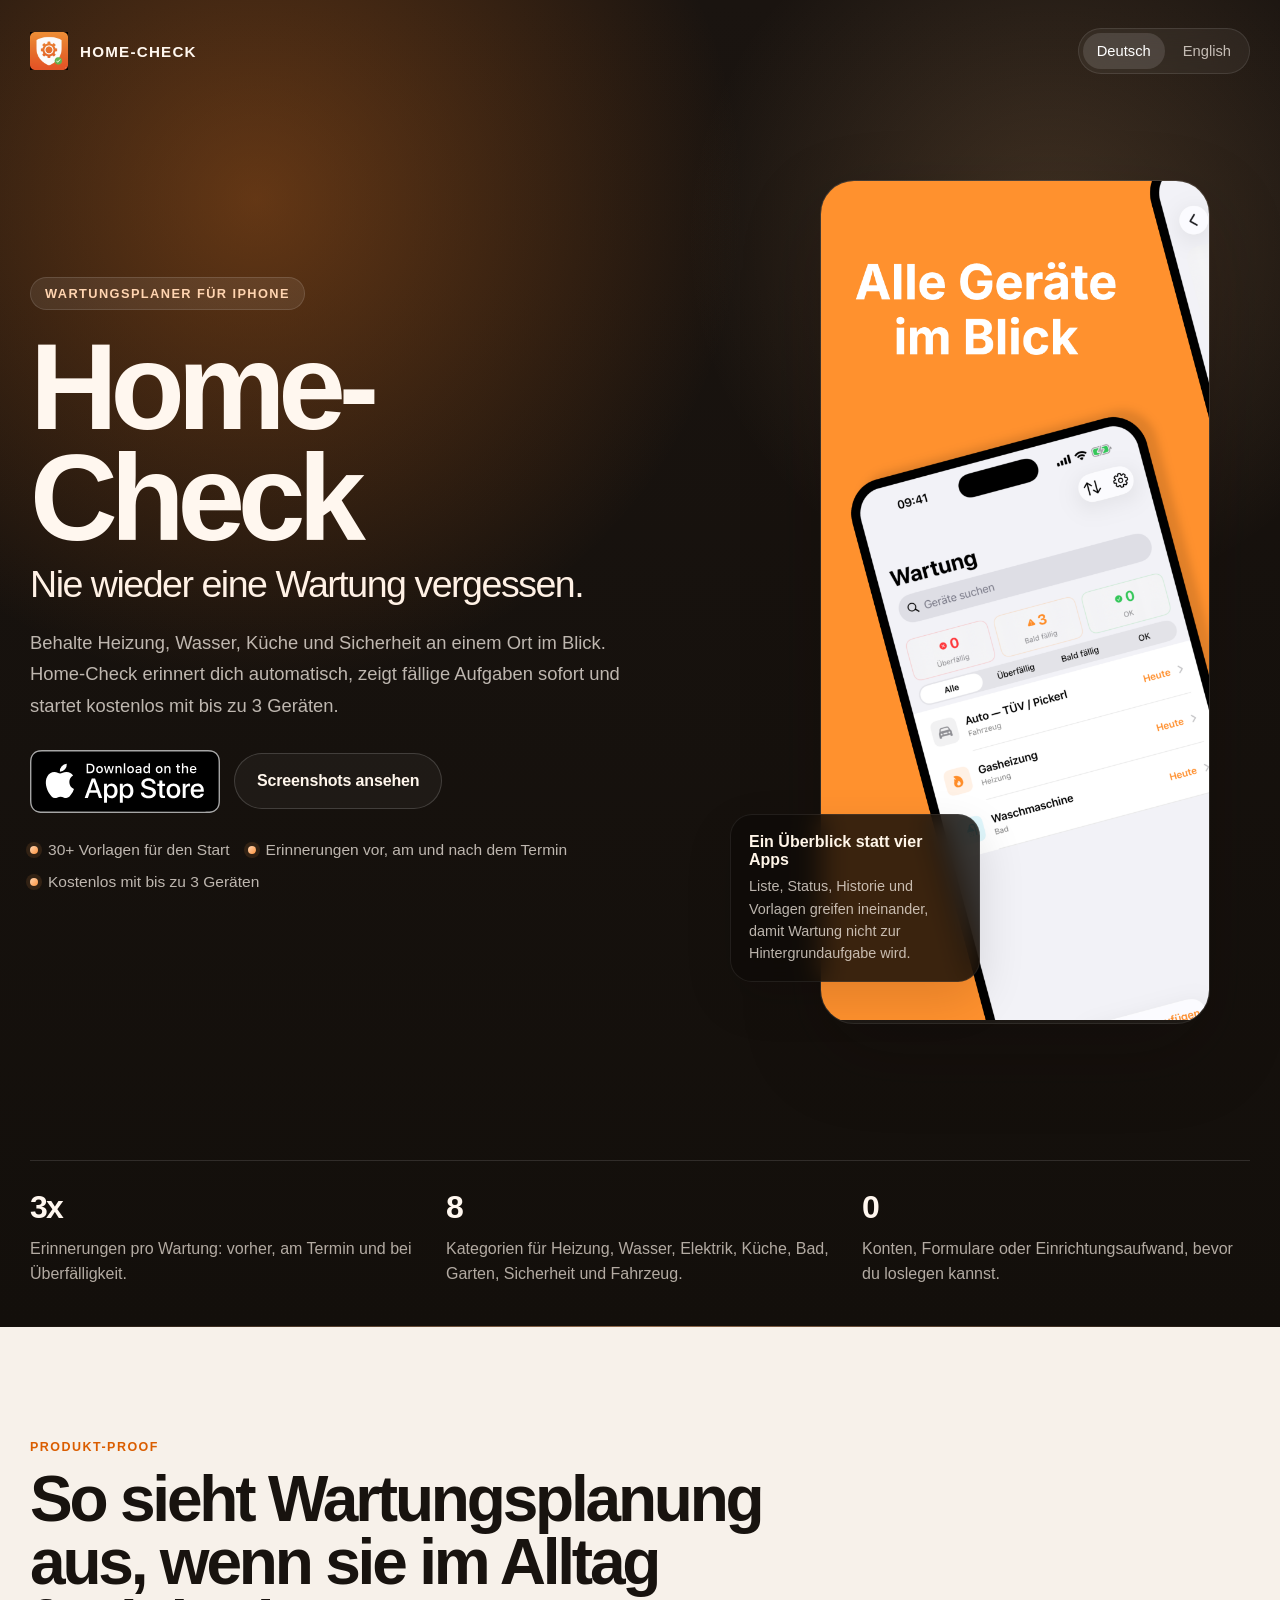
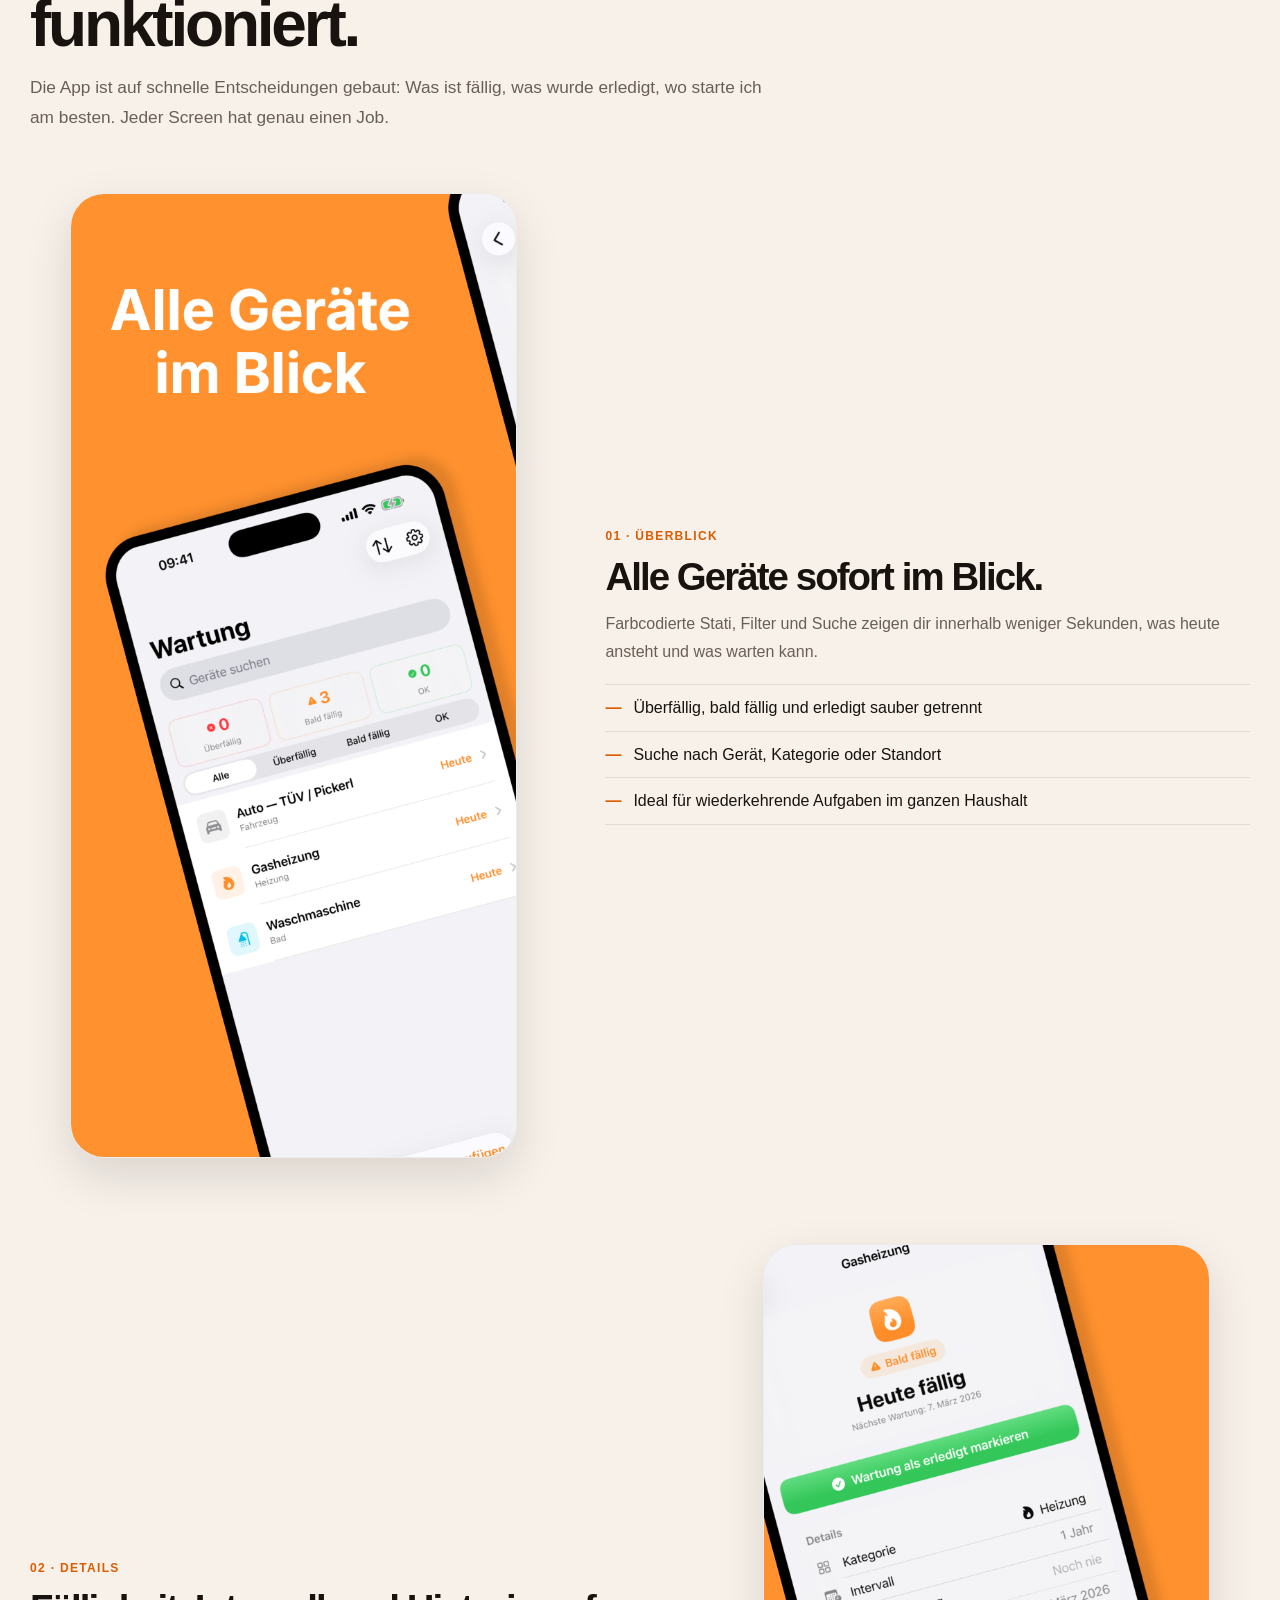
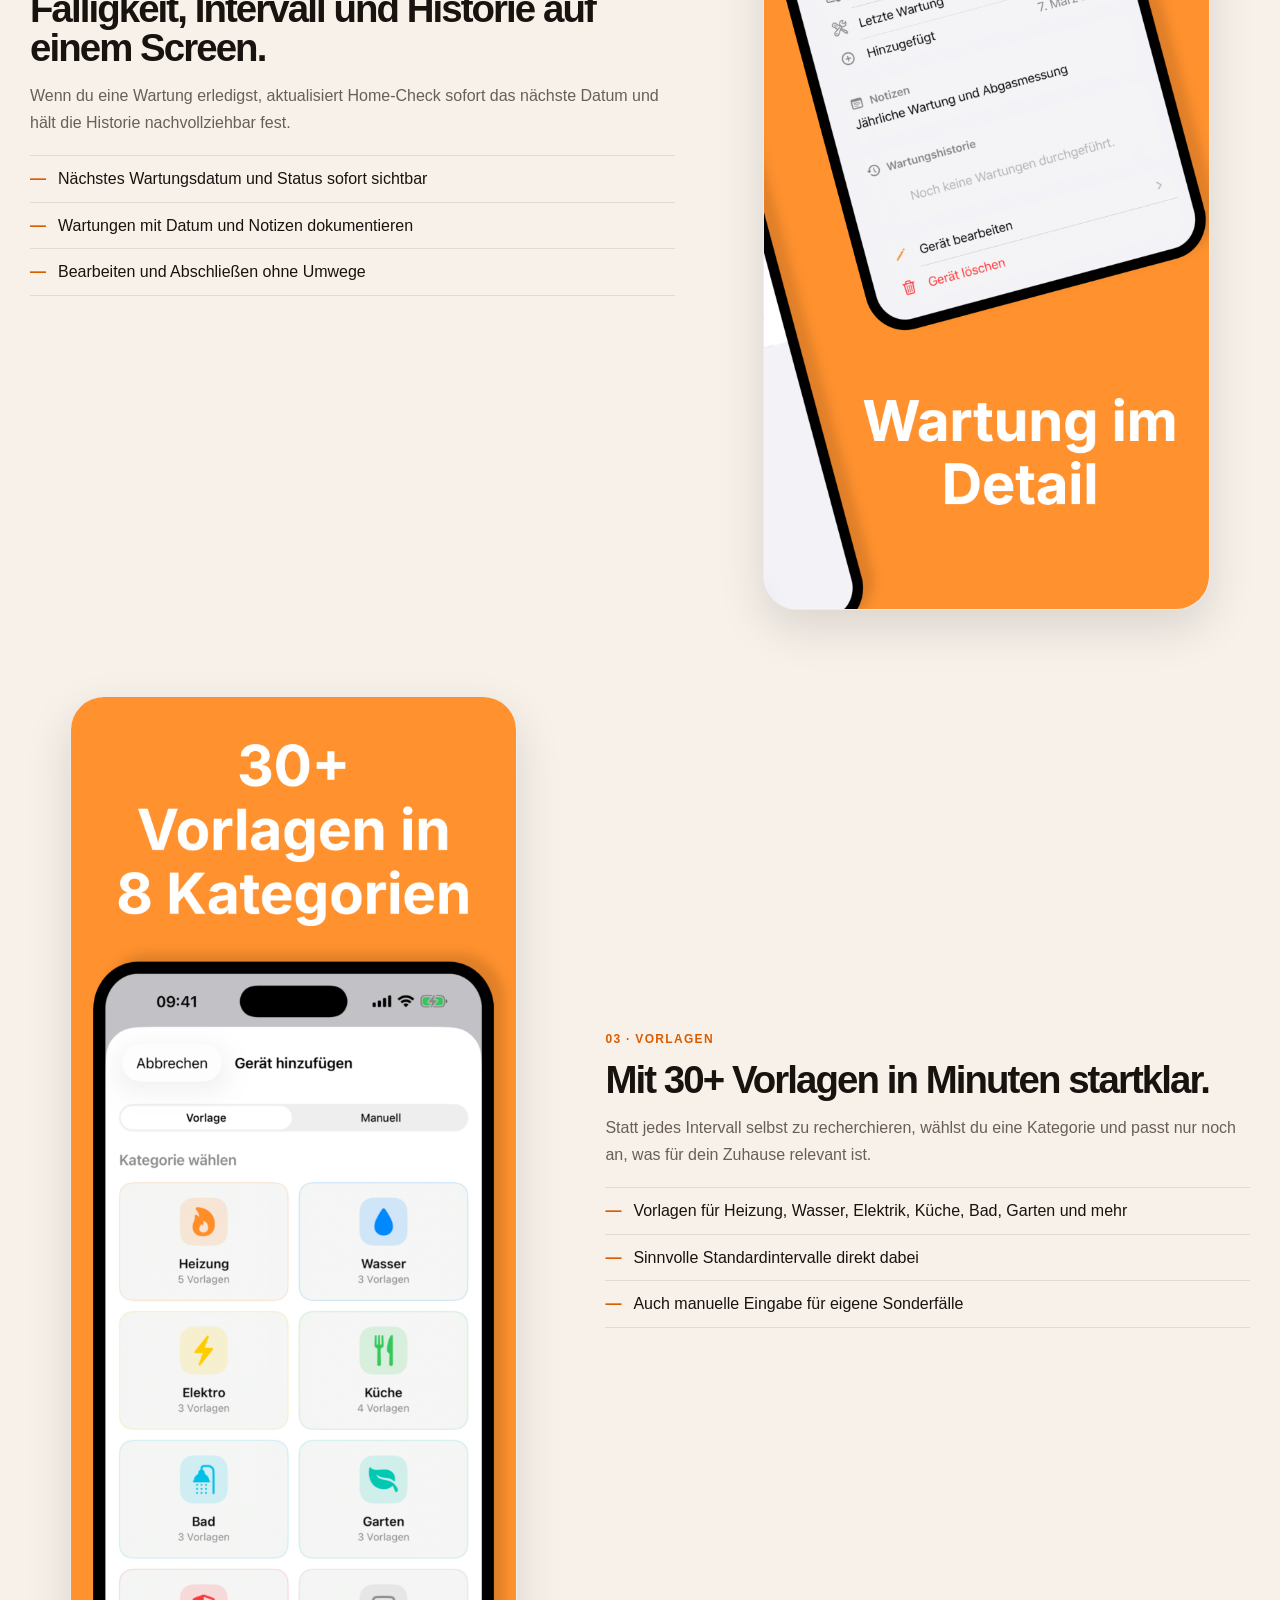
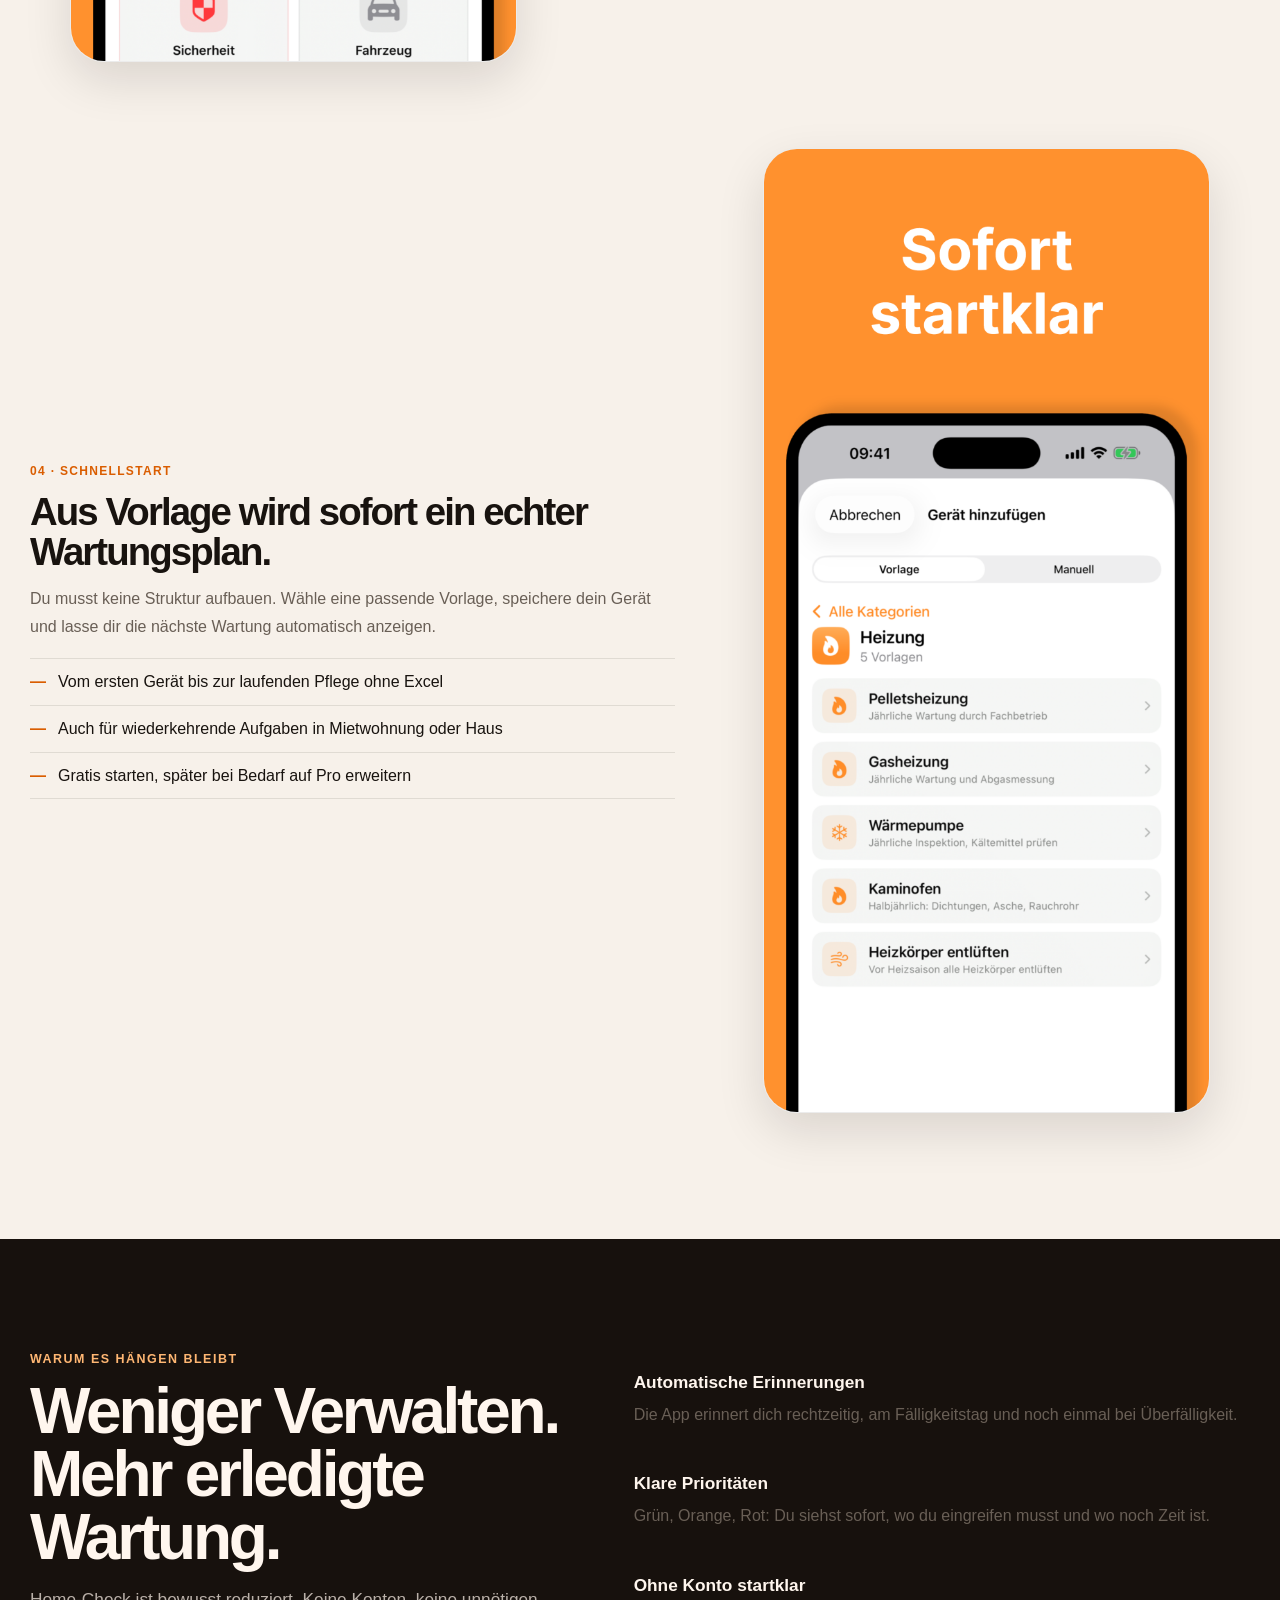
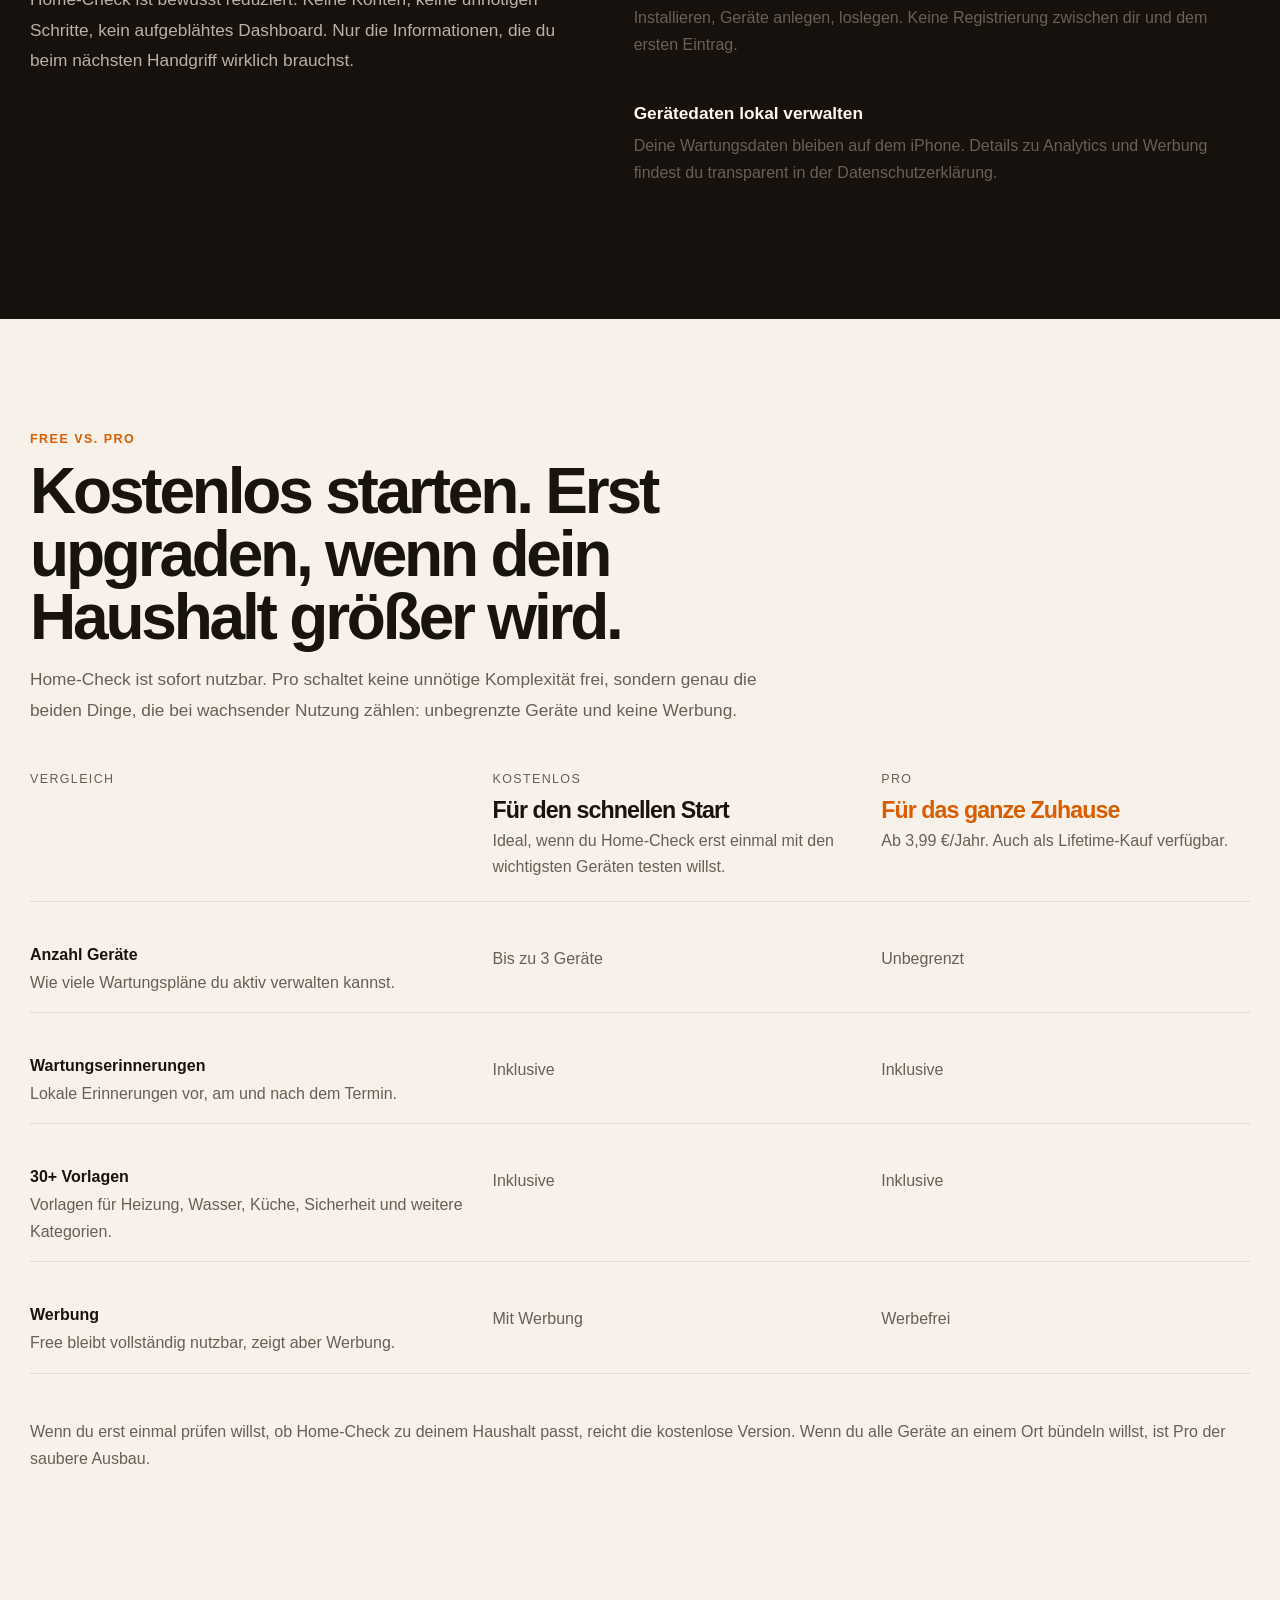
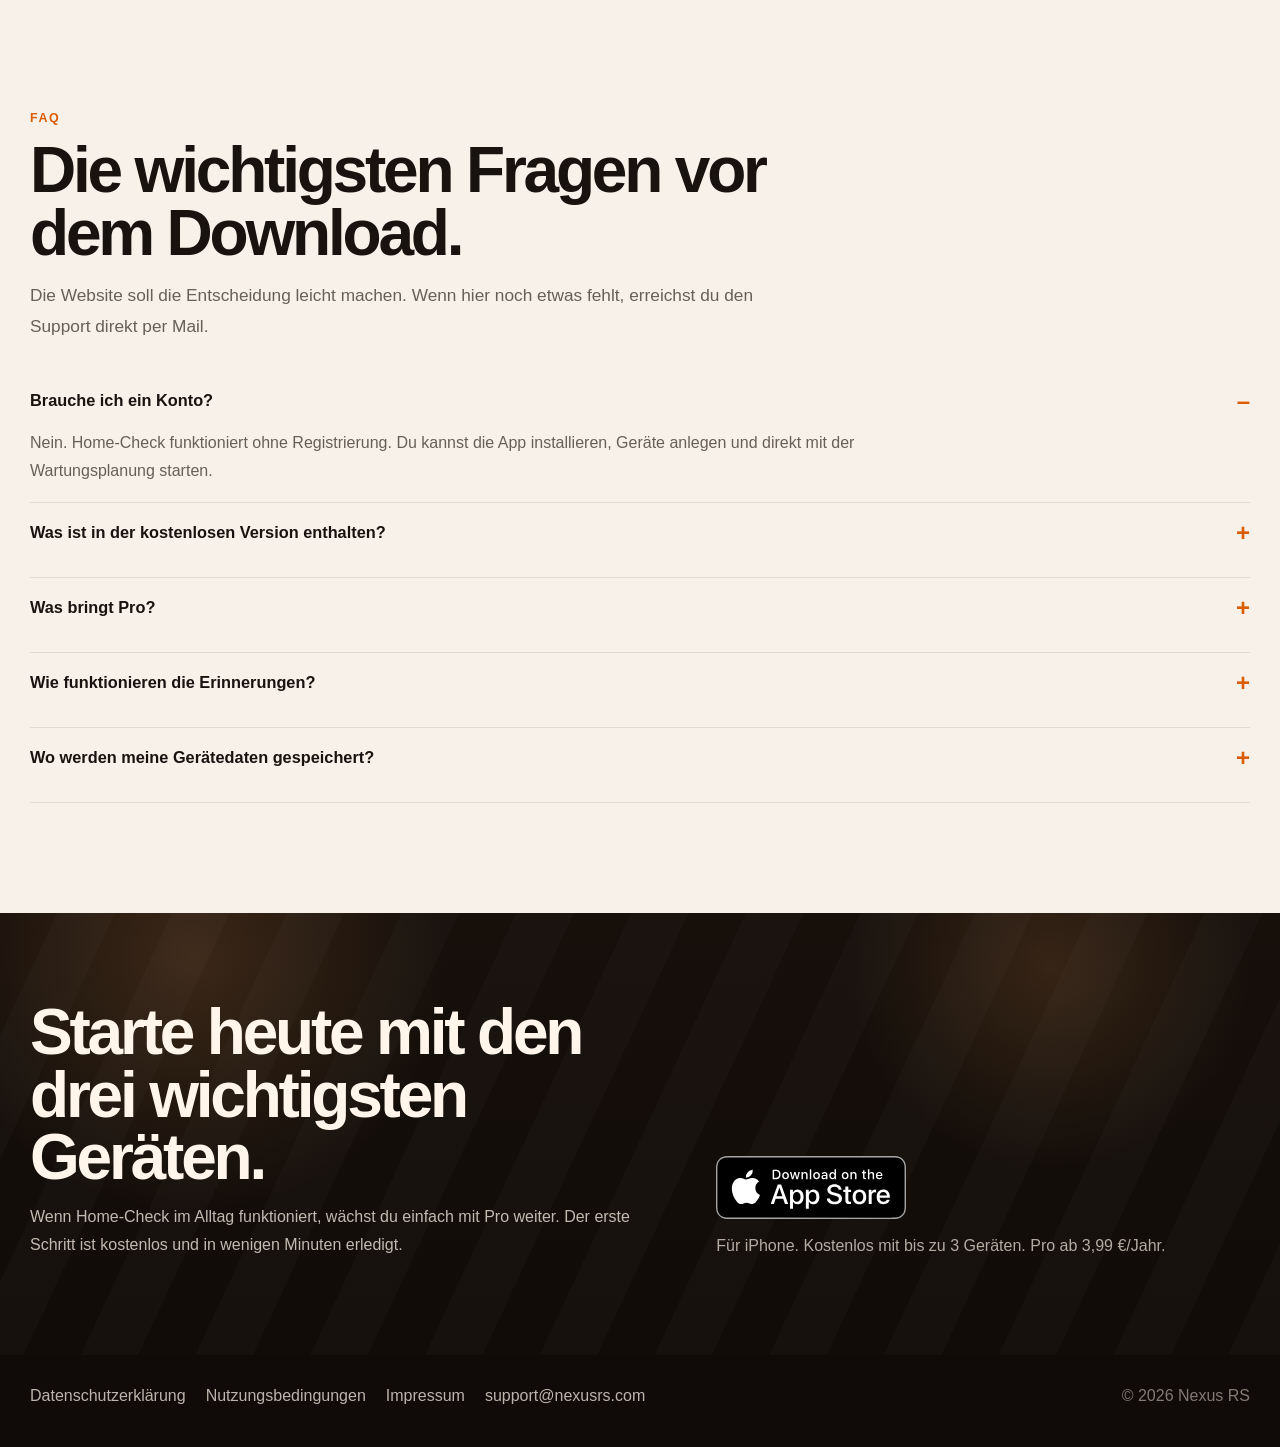
<file: index.html>
<!DOCTYPE html>
<html lang="de">
<head>
  <meta charset="utf-8">
  <meta name="viewport" content="width=device-width, initial-scale=1">
  <title>Home-Check – Wartungsplaner App für Haus &amp; Geräte</title>
  <meta name="description" content="Verwalte Wartungen für Heizung, Wasser, Küche und Sicherheit. Home-Check erinnert dich automatisch, zeigt fällige Aufgaben sofort und startet kostenlos mit bis zu 3 Geräten.">
  <meta name="theme-color" content="#130f0b">
  <meta name="apple-itunes-app" content="app-id=6759220728">
  <meta name="robots" content="index,follow">
  <link rel="canonical" href="https://wartungschecker.nexusrs.com/">
  <link rel="alternate" hreflang="de" href="https://wartungschecker.nexusrs.com/">
  <link rel="alternate" hreflang="en" href="https://wartungschecker.nexusrs.com/en/">
  <link rel="alternate" hreflang="x-default" href="https://wartungschecker.nexusrs.com/">
  <link rel="icon" href="/assets/app-icon.png" type="image/png">
  <link rel="preload" as="image" href="/assets/screenshots/de-overview.png">
  <meta property="og:title" content="Home-Check – Nie wieder eine Wartung vergessen.">
  <meta property="og:description" content="Automatische Erinnerungen, 30+ Vorlagen und ein klarer Status für dein Zuhause. Kostenlos mit bis zu 3 Geräten, Pro ab 3,99 €/Jahr.">
  <meta property="og:type" content="website">
  <meta property="og:url" content="https://wartungschecker.nexusrs.com/">
  <meta property="og:site_name" content="Home-Check">
  <meta property="og:locale" content="de_DE">
  <meta property="og:locale:alternate" content="en_US">
  <meta property="og:image" content="https://wartungschecker.nexusrs.com/assets/og-image.png">
  <meta property="og:image:alt" content="Home-Check App Screenshot mit Geräteübersicht">
  <meta name="twitter:card" content="summary_large_image">
  <meta name="twitter:title" content="Home-Check – Wartungsplaner für Haus &amp; Geräte">
  <meta name="twitter:description" content="Automatische Erinnerungen, 30+ Vorlagen und klarer Überblick. Kostenlos mit bis zu 3 Geräten.">
  <meta name="twitter:image" content="https://wartungschecker.nexusrs.com/assets/og-image.png">
  <link rel="stylesheet" href="/assets/styles.css">
  <script type="application/ld+json">
  {
    "@context": "https://schema.org",
    "@type": "SoftwareApplication",
    "name": "Home-Check",
    "applicationCategory": "UtilitiesApplication",
    "operatingSystem": "iOS",
    "inLanguage": "de-DE",
    "description": "Home-Check ist eine iPhone-App zur Wartungsplanung für Haus und Geräte mit automatischen Erinnerungen und Vorlagen.",
    "url": "https://wartungschecker.nexusrs.com/",
    "downloadUrl": "https://apps.apple.com/app/id6759220728",
    "image": "https://wartungschecker.nexusrs.com/assets/og-image.png",
    "publisher": {
      "@type": "Organization",
      "name": "Nexus RS",
      "url": "https://nexusrs.com"
    },
    "offers": [
      {
        "@type": "Offer",
        "price": "0",
        "priceCurrency": "EUR",
        "description": "Kostenlos mit bis zu 3 Geräten"
      },
      {
        "@type": "Offer",
        "price": "3.99",
        "priceCurrency": "EUR",
        "description": "Pro ab 3,99 € pro Jahr"
      }
    ]
  }
  </script>
</head>
<body>
  <header class="hero">
    <div class="shell">
      <div class="hero-bar">
        <a class="brand-lockup" href="/" aria-label="Home-Check Startseite">
          <img src="/assets/app-icon.png" alt="">
          <span>Home-Check</span>
        </a>
        <nav class="lang-toggle" aria-label="Sprachauswahl">
          <a href="/" aria-current="page">Deutsch</a>
          <a href="/en/">English</a>
        </nav>
      </div>

      <div class="hero-grid">
        <div class="hero-copy" data-reveal>
          <span class="eyebrow">Wartungsplaner für iPhone</span>
          <h1>Home-Check</h1>
          <p class="hero-statement">Nie wieder eine Wartung vergessen.</p>
          <p class="lede">Behalte Heizung, Wasser, Küche und Sicherheit an einem Ort im Blick. Home-Check erinnert dich automatisch, zeigt fällige Aufgaben sofort und startet kostenlos mit bis zu 3 Geräten.</p>
          <div class="hero-actions">
            <a class="app-store-badge-link" href="https://apps.apple.com/app/id6759220728" aria-label="Im App Store laden">
              <img class="app-store-badge" src="/assets/app-store-badge.svg" alt="">
            </a>
            <a class="button button-secondary" href="#screenshots">Screenshots ansehen</a>
          </div>
          <ul class="hero-meta" aria-label="Wichtigste Vorteile">
            <li>30+ Vorlagen für den Start</li>
            <li>Erinnerungen vor, am und nach dem Termin</li>
            <li>Kostenlos mit bis zu 3 Geräten</li>
          </ul>
        </div>

        <div class="hero-visual" aria-hidden="true" data-reveal>
          <div class="poster-stack">
            <figure class="poster poster-single">
              <img src="/assets/screenshots/de-overview.png" alt="">
            </figure>
            <div class="poster-note">
              <strong>Ein Überblick statt vier Apps</strong>
              <p>Liste, Status, Historie und Vorlagen greifen ineinander, damit Wartung nicht zur Hintergrundaufgabe wird.</p>
            </div>
          </div>
        </div>
      </div>

      <div class="proof-strip" data-reveal>
        <div>
          <strong>3x</strong>
          <span>Erinnerungen pro Wartung: vorher, am Termin und bei Überfälligkeit.</span>
        </div>
        <div>
          <strong>8</strong>
          <span>Kategorien für Heizung, Wasser, Elektrik, Küche, Bad, Garten, Sicherheit und Fahrzeug.</span>
        </div>
        <div>
          <strong>0</strong>
          <span>Konten, Formulare oder Einrichtungsaufwand, bevor du loslegen kannst.</span>
        </div>
      </div>
    </div>
  </header>

  <main>
    <section class="section" id="screenshots">
      <div class="shell">
        <div class="section-head" data-reveal>
          <span class="section-kicker">Produkt-Proof</span>
          <h2>So sieht Wartungsplanung aus, wenn sie im Alltag funktioniert.</h2>
          <p>Die App ist auf schnelle Entscheidungen gebaut: Was ist fällig, was wurde erledigt, wo starte ich am besten. Jeder Screen hat genau einen Job.</p>
        </div>

        <div class="story-grid">
          <article class="story-row">
            <div class="story-media" data-reveal>
              <figure class="story-shot">
                <img src="/assets/screenshots/de-overview.png" alt="Home-Check Geräteübersicht mit Statuskarten und fälligen Wartungen">
              </figure>
            </div>
            <div class="story-copy" data-reveal>
              <small>01 · Überblick</small>
              <h3>Alle Geräte sofort im Blick.</h3>
              <p>Farbcodierte Stati, Filter und Suche zeigen dir innerhalb weniger Sekunden, was heute ansteht und was warten kann.</p>
              <ul>
                <li>Überfällig, bald fällig und erledigt sauber getrennt</li>
                <li>Suche nach Gerät, Kategorie oder Standort</li>
                <li>Ideal für wiederkehrende Aufgaben im ganzen Haushalt</li>
              </ul>
            </div>
          </article>

          <article class="story-row reverse">
            <div class="story-media" data-reveal>
              <figure class="story-shot">
                <img src="/assets/screenshots/de-detail.png" alt="Home-Check Detailansicht eines Geräts mit Fälligkeit und Historie">
              </figure>
            </div>
            <div class="story-copy" data-reveal>
              <small>02 · Details</small>
              <h3>Fälligkeit, Intervall und Historie auf einem Screen.</h3>
              <p>Wenn du eine Wartung erledigst, aktualisiert Home-Check sofort das nächste Datum und hält die Historie nachvollziehbar fest.</p>
              <ul>
                <li>Nächstes Wartungsdatum und Status sofort sichtbar</li>
                <li>Wartungen mit Datum und Notizen dokumentieren</li>
                <li>Bearbeiten und Abschließen ohne Umwege</li>
              </ul>
            </div>
          </article>

          <article class="story-row">
            <div class="story-media" data-reveal>
              <figure class="story-shot">
                <img src="/assets/screenshots/de-categories.png" alt="Home-Check Vorlagenkategorien für verschiedene Haushaltsbereiche">
              </figure>
            </div>
            <div class="story-copy" data-reveal>
              <small>03 · Vorlagen</small>
              <h3>Mit 30+ Vorlagen in Minuten startklar.</h3>
              <p>Statt jedes Intervall selbst zu recherchieren, wählst du eine Kategorie und passt nur noch an, was für dein Zuhause relevant ist.</p>
              <ul>
                <li>Vorlagen für Heizung, Wasser, Elektrik, Küche, Bad, Garten und mehr</li>
                <li>Sinnvolle Standardintervalle direkt dabei</li>
                <li>Auch manuelle Eingabe für eigene Sonderfälle</li>
              </ul>
            </div>
          </article>

          <article class="story-row reverse">
            <div class="story-media" data-reveal>
              <figure class="story-shot">
                <img src="/assets/screenshots/de-templates.png" alt="Home-Check Template-Liste für Heizungswartungen">
              </figure>
            </div>
            <div class="story-copy" data-reveal>
              <small>04 · Schnellstart</small>
              <h3>Aus Vorlage wird sofort ein echter Wartungsplan.</h3>
              <p>Du musst keine Struktur aufbauen. Wähle eine passende Vorlage, speichere dein Gerät und lasse dir die nächste Wartung automatisch anzeigen.</p>
              <ul>
                <li>Vom ersten Gerät bis zur laufenden Pflege ohne Excel</li>
                <li>Auch für wiederkehrende Aufgaben in Mietwohnung oder Haus</li>
                <li>Gratis starten, später bei Bedarf auf Pro erweitern</li>
              </ul>
            </div>
          </article>
        </div>
      </div>
    </section>

    <section class="section section-dark">
      <div class="shell">
        <div class="benefits-layout">
          <div class="section-head" data-reveal>
            <span class="section-kicker">Warum es hängen bleibt</span>
            <h2>Weniger Verwalten. Mehr erledigte Wartung.</h2>
            <p class="copy">Home-Check ist bewusst reduziert. Keine Konten, keine unnötigen Schritte, kein aufgeblähtes Dashboard. Nur die Informationen, die du beim nächsten Handgriff wirklich brauchst.</p>
          </div>

          <ul class="benefit-list" data-reveal>
            <li>
              <strong>Automatische Erinnerungen</strong>
              <span>Die App erinnert dich rechtzeitig, am Fälligkeitstag und noch einmal bei Überfälligkeit.</span>
            </li>
            <li>
              <strong>Klare Prioritäten</strong>
              <span>Grün, Orange, Rot: Du siehst sofort, wo du eingreifen musst und wo noch Zeit ist.</span>
            </li>
            <li>
              <strong>Ohne Konto startklar</strong>
              <span>Installieren, Geräte anlegen, loslegen. Keine Registrierung zwischen dir und dem ersten Eintrag.</span>
            </li>
            <li>
              <strong>Gerätedaten lokal verwalten</strong>
              <span>Deine Wartungsdaten bleiben auf dem iPhone. Details zu Analytics und Werbung findest du transparent in der Datenschutzerklärung.</span>
            </li>
          </ul>
        </div>
      </div>
    </section>

    <section class="section">
      <div class="shell">
        <div class="section-head" data-reveal>
          <span class="section-kicker">Free vs. Pro</span>
          <h2>Kostenlos starten. Erst upgraden, wenn dein Haushalt größer wird.</h2>
          <p>Home-Check ist sofort nutzbar. Pro schaltet keine unnötige Komplexität frei, sondern genau die beiden Dinge, die bei wachsender Nutzung zählen: unbegrenzte Geräte und keine Werbung.</p>
        </div>

        <div class="pricing">
          <div class="pricing-header" data-reveal>
            <div>
              <span class="label">Vergleich</span>
            </div>
            <div class="plan-free">
              <span class="label">Kostenlos</span>
              <h3>Für den schnellen Start</h3>
              <p>Ideal, wenn du Home-Check erst einmal mit den wichtigsten Geräten testen willst.</p>
            </div>
            <div class="plan-pro">
              <span class="label">Pro</span>
              <h3>Für das ganze Zuhause</h3>
              <p>Ab 3,99&nbsp;€/Jahr. Auch als Lifetime-Kauf verfügbar.</p>
            </div>
          </div>

          <div class="pricing-row" data-reveal>
            <div><strong>Anzahl Geräte</strong><p>Wie viele Wartungspläne du aktiv verwalten kannst.</p></div>
            <div><span>Bis zu 3 Geräte</span></div>
            <div><span>Unbegrenzt</span></div>
          </div>

          <div class="pricing-row" data-reveal>
            <div><strong>Wartungserinnerungen</strong><p>Lokale Erinnerungen vor, am und nach dem Termin.</p></div>
            <div><span>Inklusive</span></div>
            <div><span>Inklusive</span></div>
          </div>

          <div class="pricing-row" data-reveal>
            <div><strong>30+ Vorlagen</strong><p>Vorlagen für Heizung, Wasser, Küche, Sicherheit und weitere Kategorien.</p></div>
            <div><span>Inklusive</span></div>
            <div><span>Inklusive</span></div>
          </div>

          <div class="pricing-row" data-reveal>
            <div><strong>Werbung</strong><p>Free bleibt vollständig nutzbar, zeigt aber Werbung.</p></div>
            <div><span>Mit Werbung</span></div>
            <div><span>Werbefrei</span></div>
          </div>

          <p class="pricing-footnote" data-reveal>Wenn du erst einmal prüfen willst, ob Home-Check zu deinem Haushalt passt, reicht die kostenlose Version. Wenn du alle Geräte an einem Ort bündeln willst, ist Pro der saubere Ausbau.</p>
        </div>
      </div>
    </section>

    <section class="section" id="faq">
      <div class="shell">
        <div class="section-head" data-reveal>
          <span class="section-kicker">FAQ</span>
          <h2>Die wichtigsten Fragen vor dem Download.</h2>
          <p>Die Website soll die Entscheidung leicht machen. Wenn hier noch etwas fehlt, erreichst du den Support direkt per Mail.</p>
        </div>

        <div class="faq" data-reveal>
          <details open>
            <summary>Brauche ich ein Konto?</summary>
            <p>Nein. Home-Check funktioniert ohne Registrierung. Du kannst die App installieren, Geräte anlegen und direkt mit der Wartungsplanung starten.</p>
          </details>
          <details>
            <summary>Was ist in der kostenlosen Version enthalten?</summary>
            <p>Die kostenlose Version enthält den kompletten Wartungs-Workflow mit Erinnerungen, Vorlagen, Such- und Filterfunktionen für bis zu 3 Geräte.</p>
          </details>
          <details>
            <summary>Was bringt Pro?</summary>
            <p>Pro entfernt Werbung und schaltet unbegrenzt viele Geräte frei. Damit eignet sich die App auch für größere Haushalte oder mehrere Standorte.</p>
          </details>
          <details>
            <summary>Wie funktionieren die Erinnerungen?</summary>
            <p>Home-Check plant lokale Benachrichtigungen 3 Tage vor dem Termin, am Fälligkeitstag und nochmals bei Überfälligkeit.</p>
          </details>
          <details>
            <summary>Wo werden meine Gerätedaten gespeichert?</summary>
            <p>Deine Wartungsdaten werden lokal auf dem iPhone verwaltet. Informationen zu Analytics, Werbung und Datenschutz findest du in der Datenschutzerklärung.</p>
          </details>
        </div>
      </div>
    </section>

    <section class="cta-band">
      <div class="shell cta-inner">
        <div class="cta-copy" data-reveal>
          <h2>Starte heute mit den drei wichtigsten Geräten.</h2>
          <p>Wenn Home-Check im Alltag funktioniert, wächst du einfach mit Pro weiter. Der erste Schritt ist kostenlos und in wenigen Minuten erledigt.</p>
        </div>
        <div class="cta-actions" data-reveal>
          <a class="app-store-badge-link" href="https://apps.apple.com/app/id6759220728" aria-label="Jetzt im App Store laden">
            <img class="app-store-badge" src="/assets/app-store-badge.svg" alt="">
          </a>
          <span class="hint">Für iPhone. Kostenlos mit bis zu 3 Geräten. Pro ab 3,99&nbsp;€/Jahr.</span>
        </div>
      </div>
    </section>
  </main>

  <footer class="footer">
    <div class="shell footer-inner">
      <div class="footer-nav">
        <a href="/privacy.html">Datenschutzerklärung</a>
        <a href="/terms.html">Nutzungsbedingungen</a>
        <a href="/impressum.html">Impressum</a>
        <a href="mailto:support@nexusrs.com">support@nexusrs.com</a>
      </div>
      <div class="footer-copy">© 2026 Nexus RS</div>
    </div>
  </footer>

  <script src="/assets/site.js" defer></script>
</body>
</html>
</file>
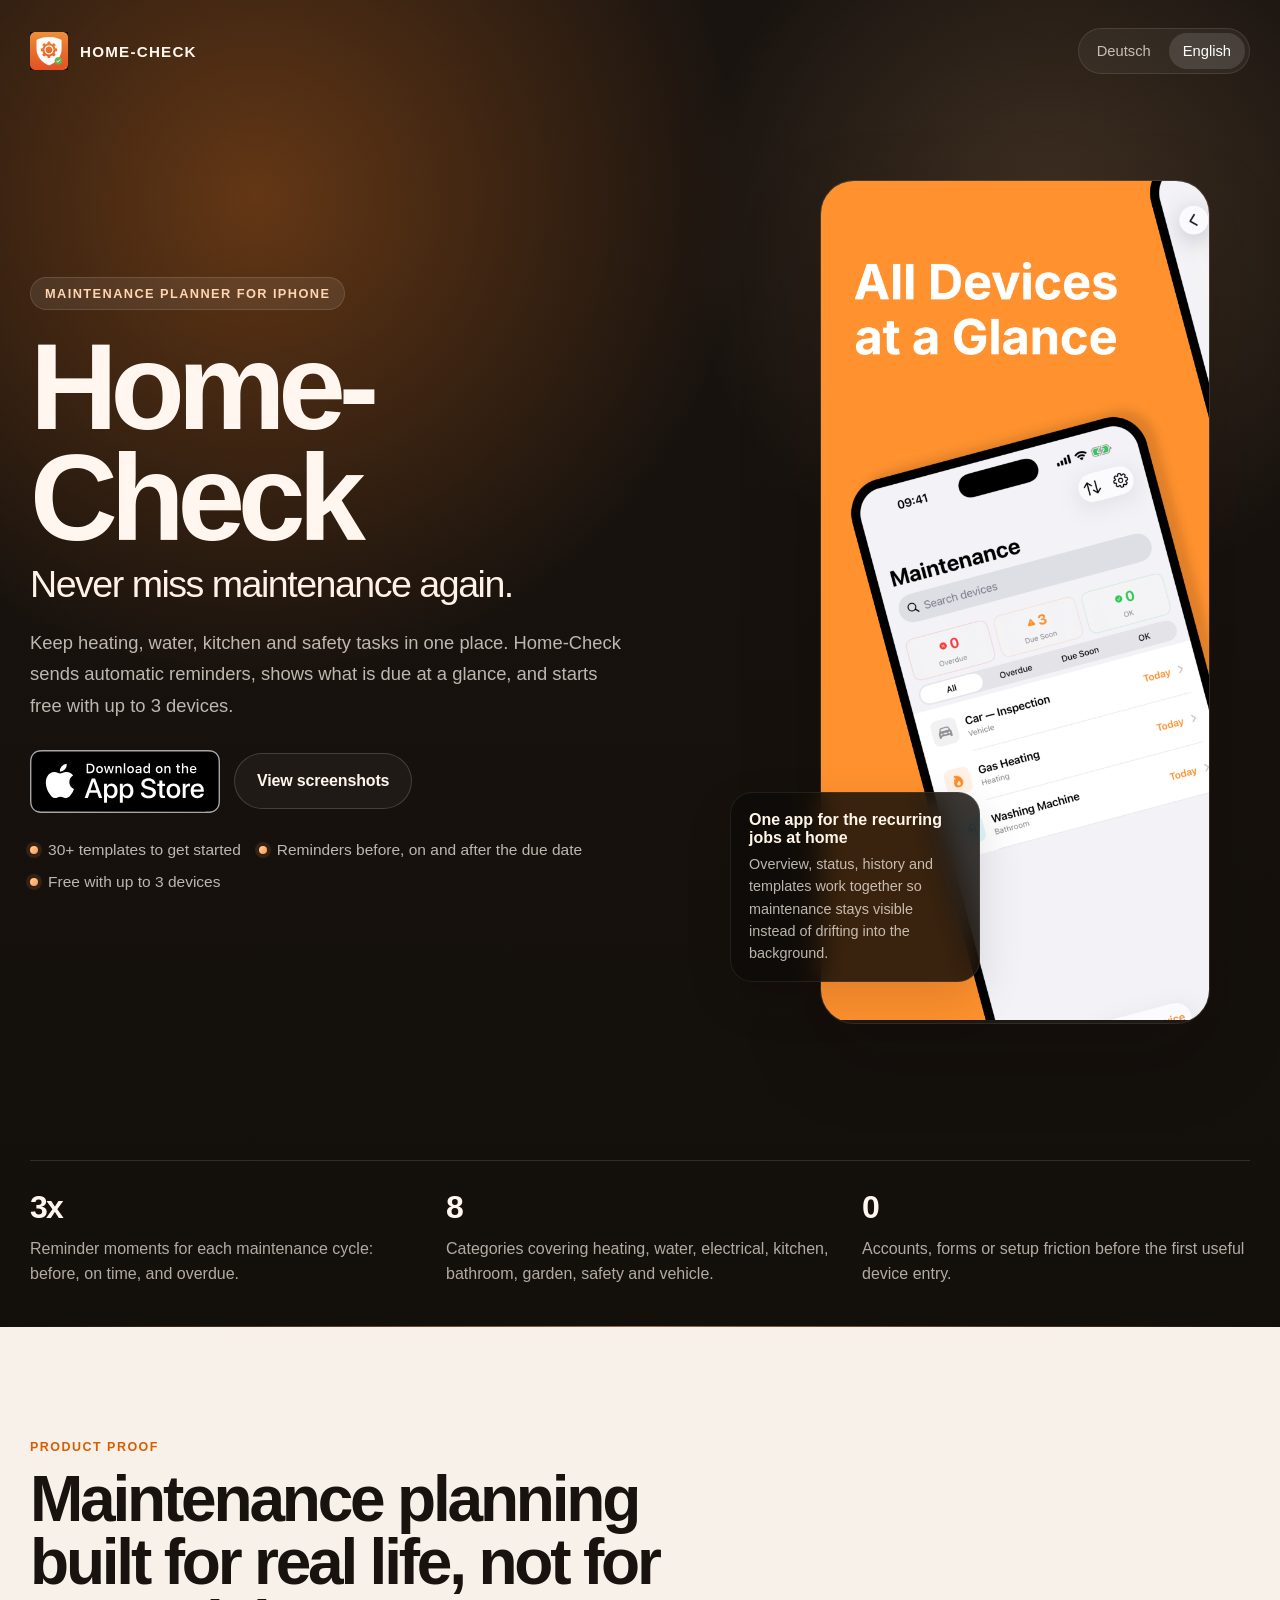
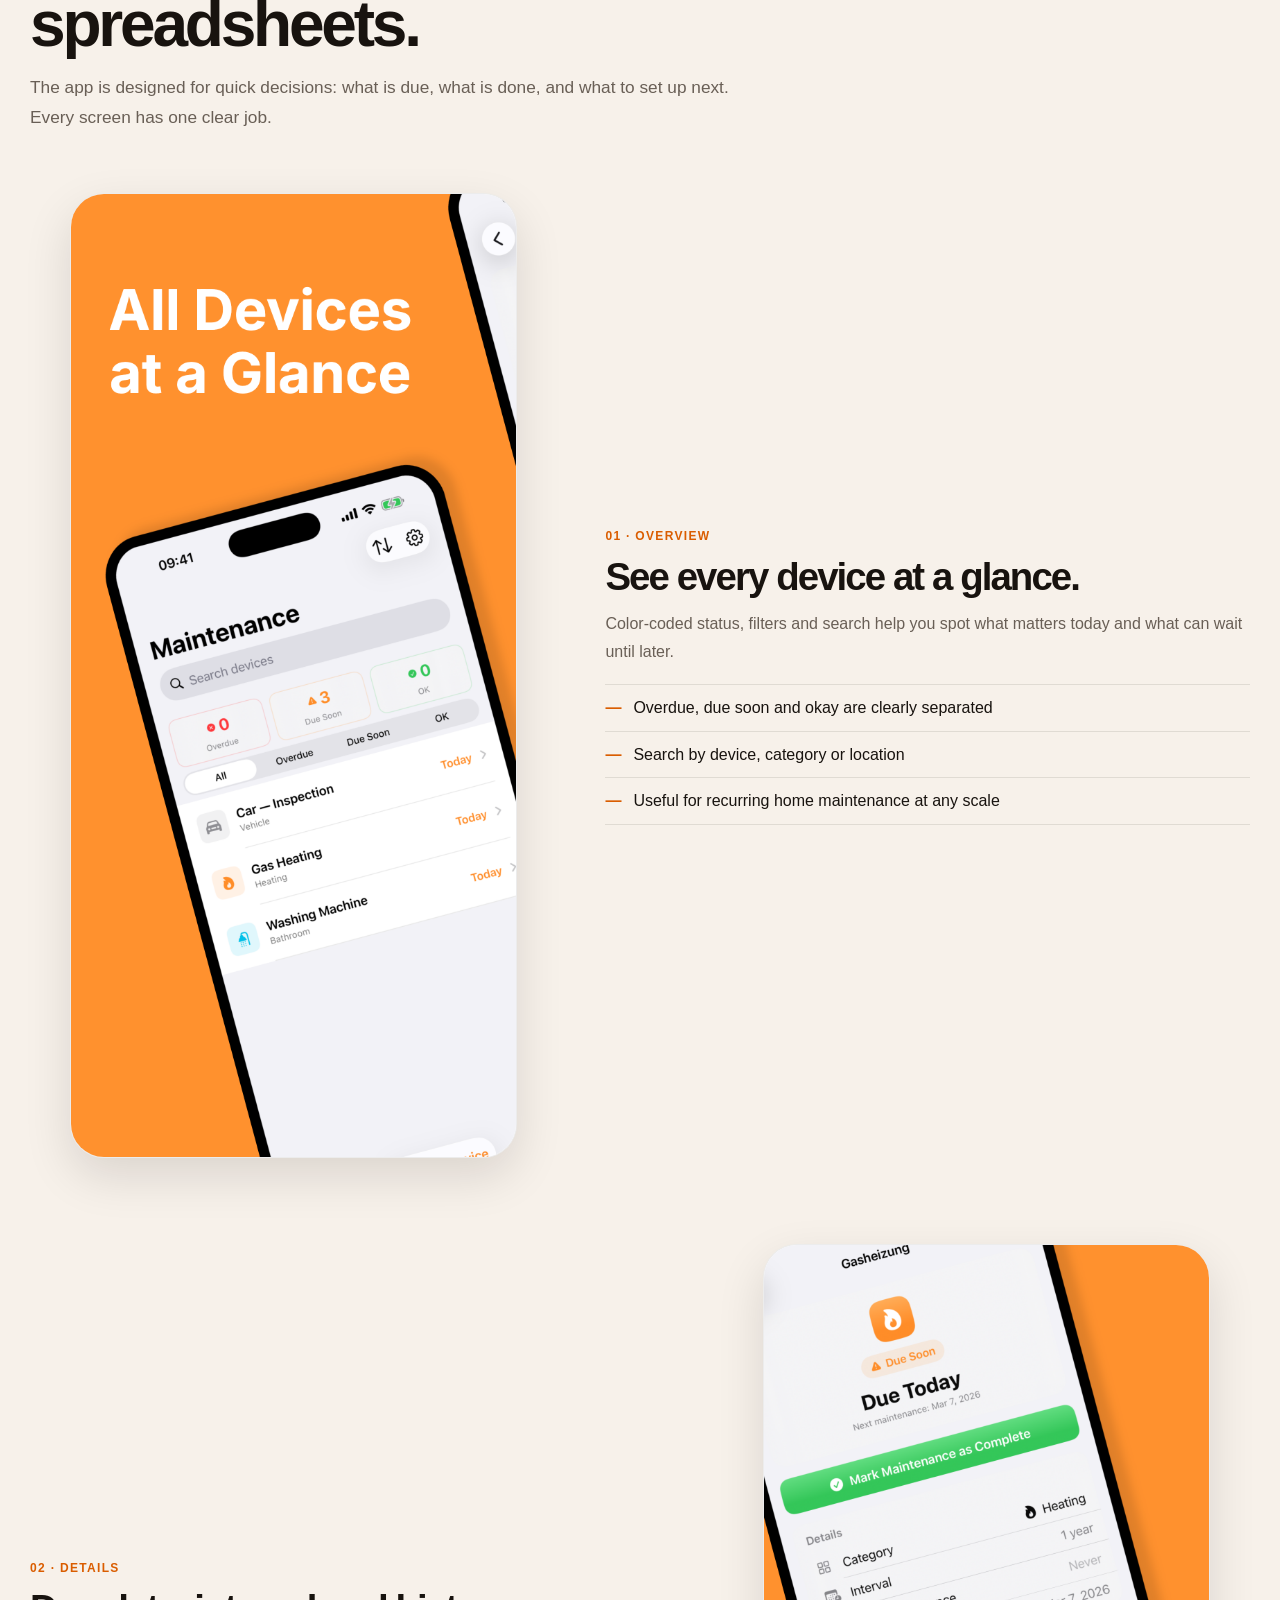
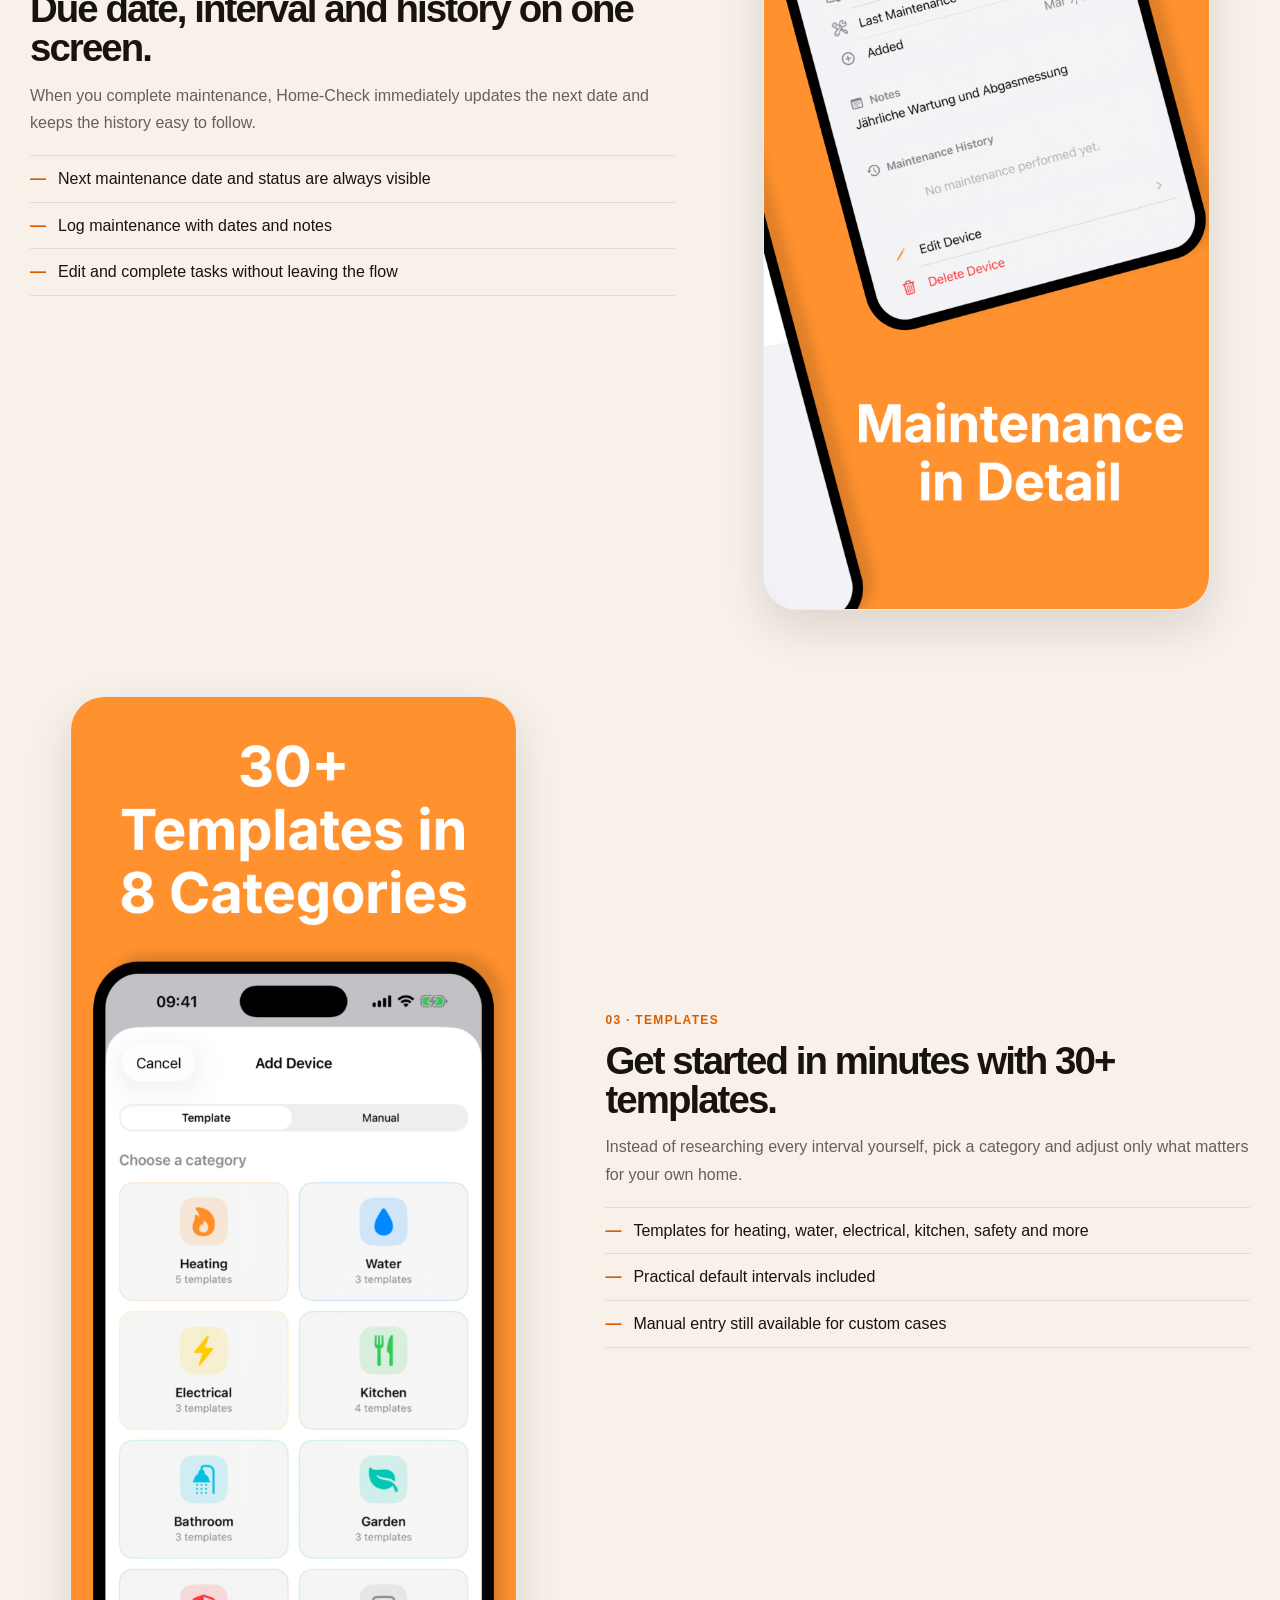
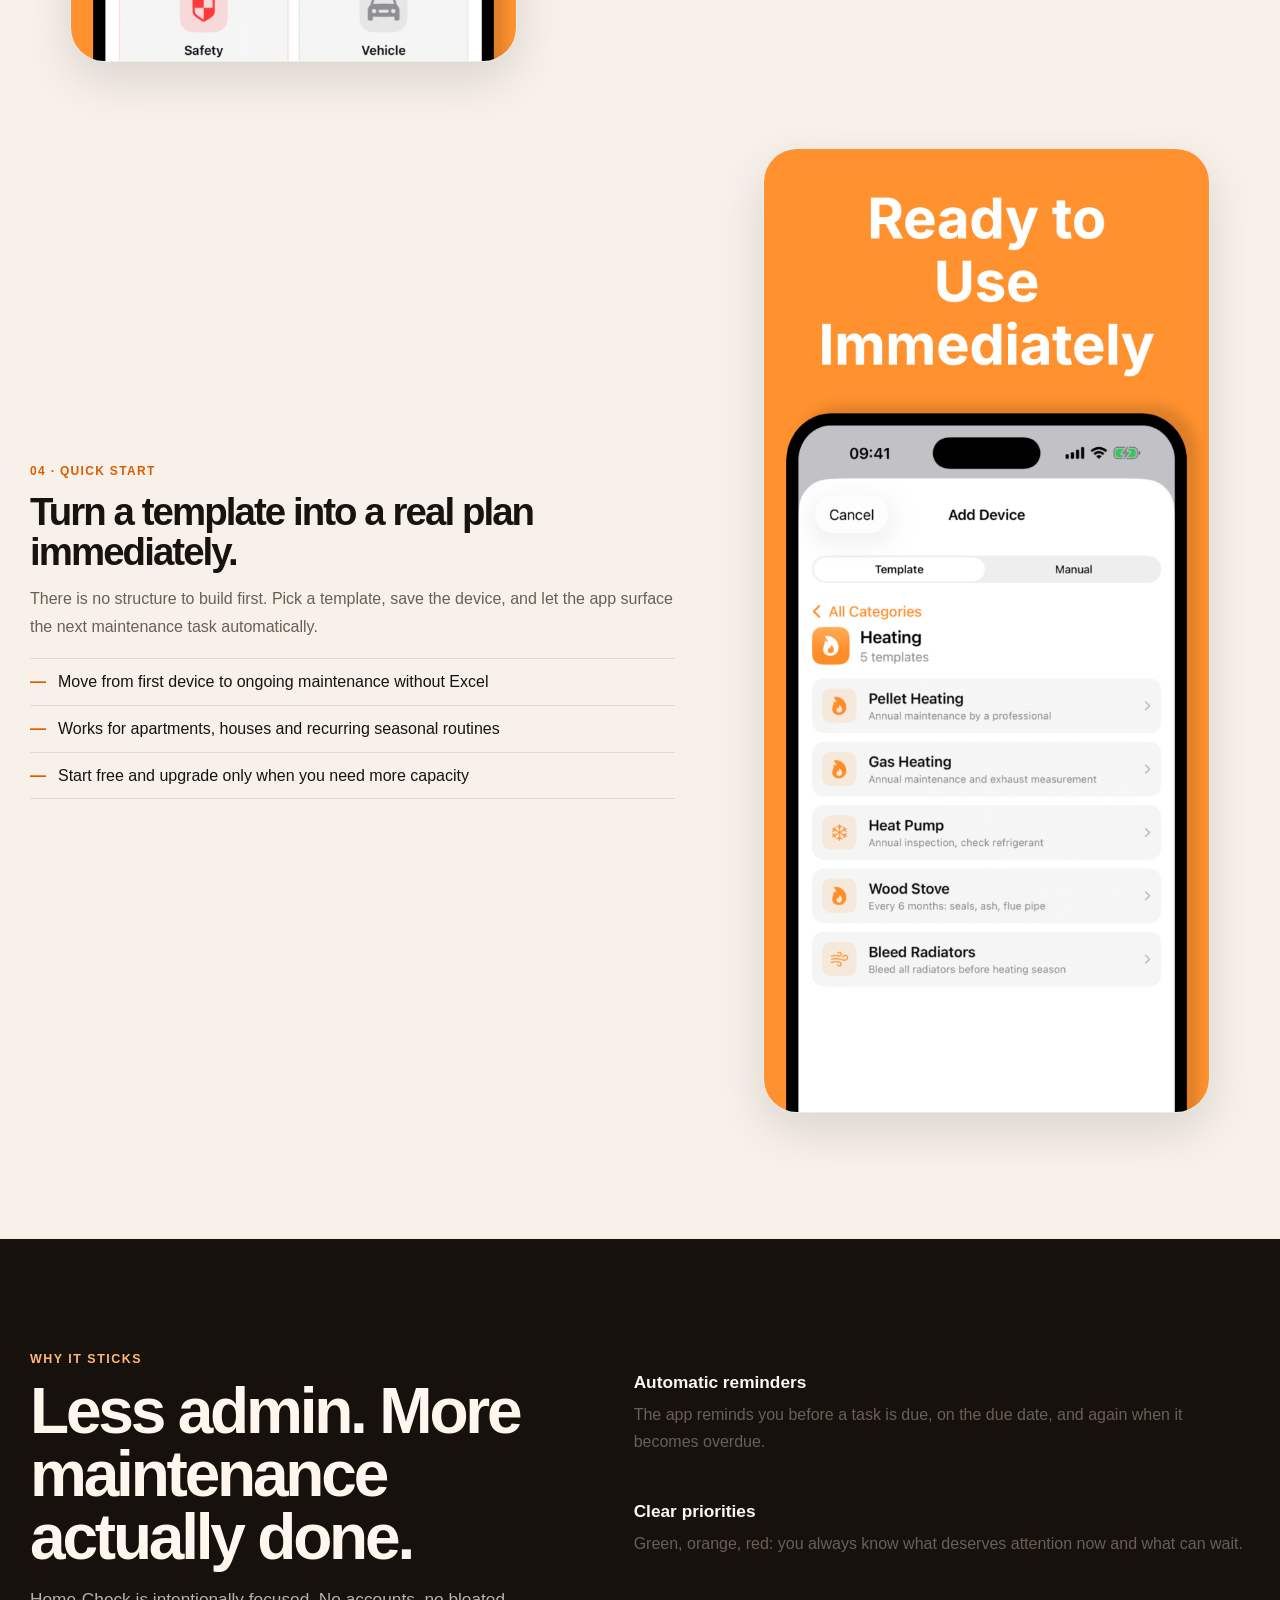
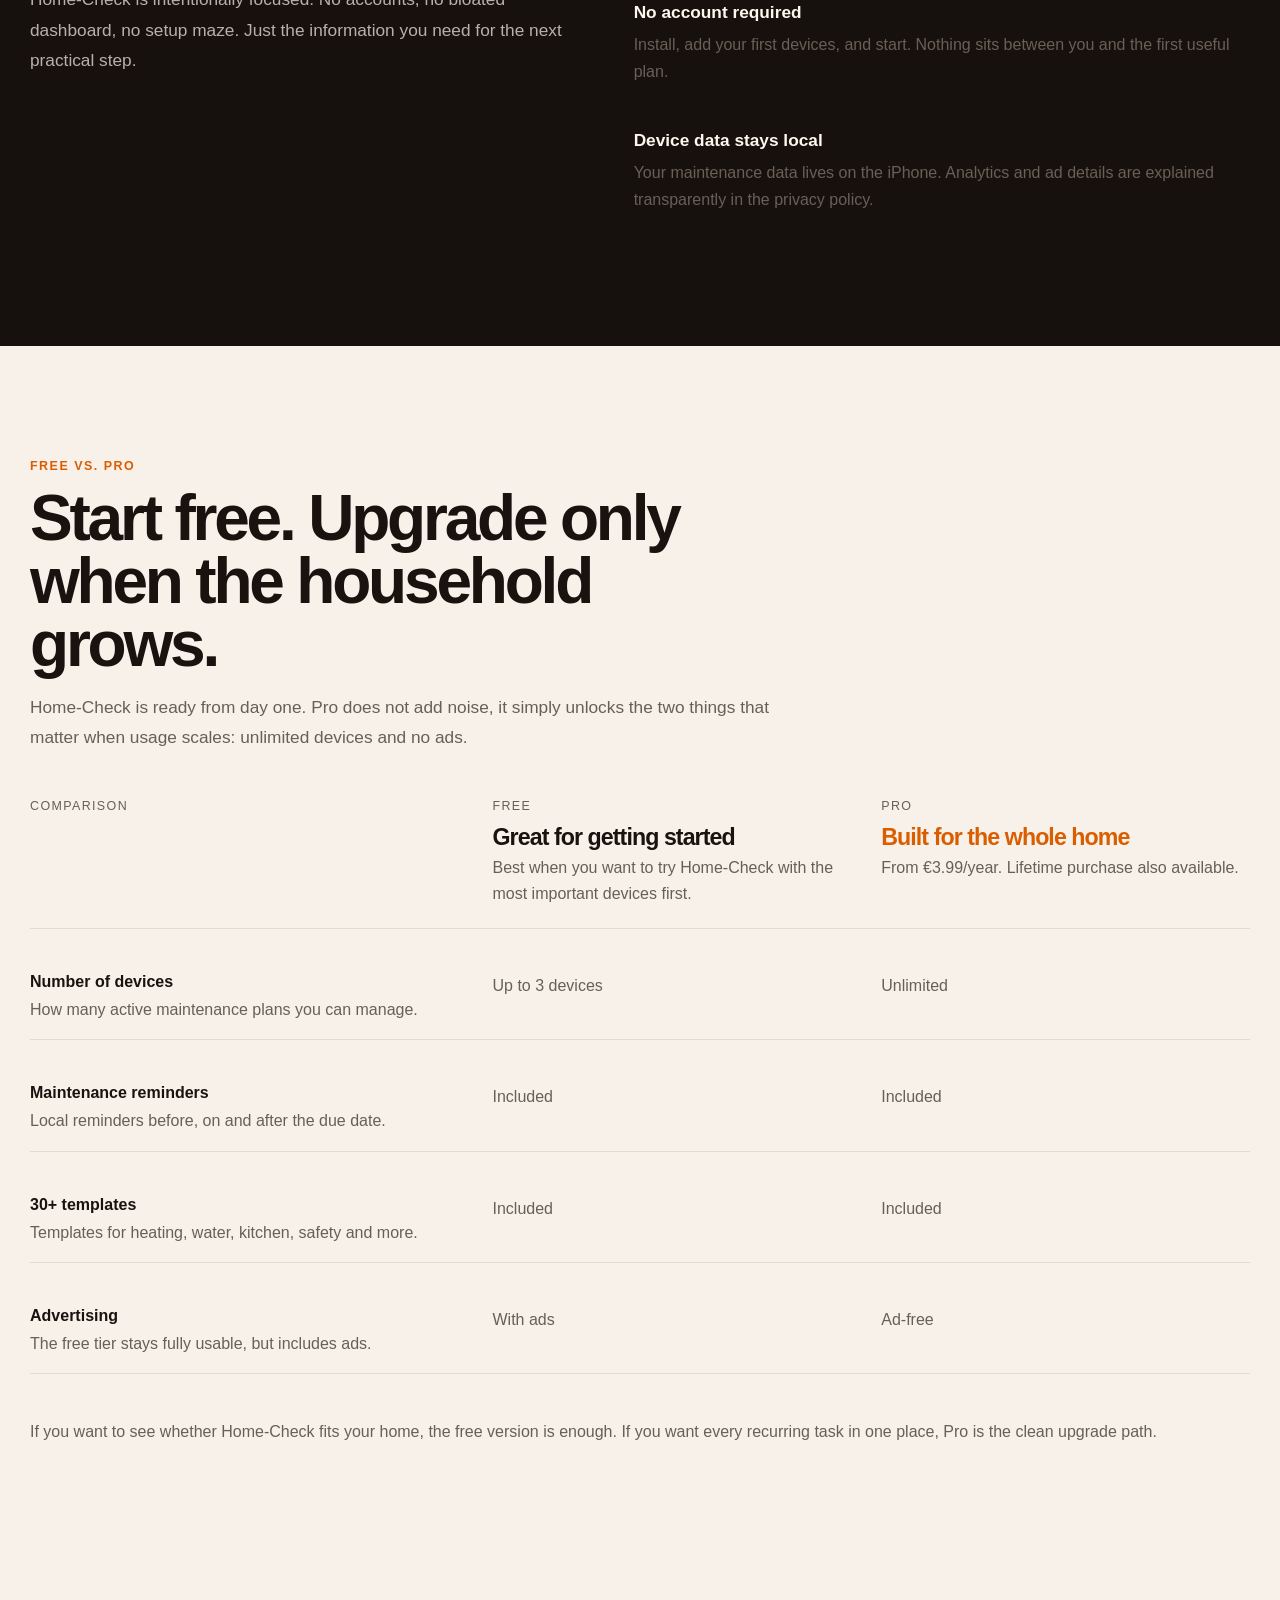
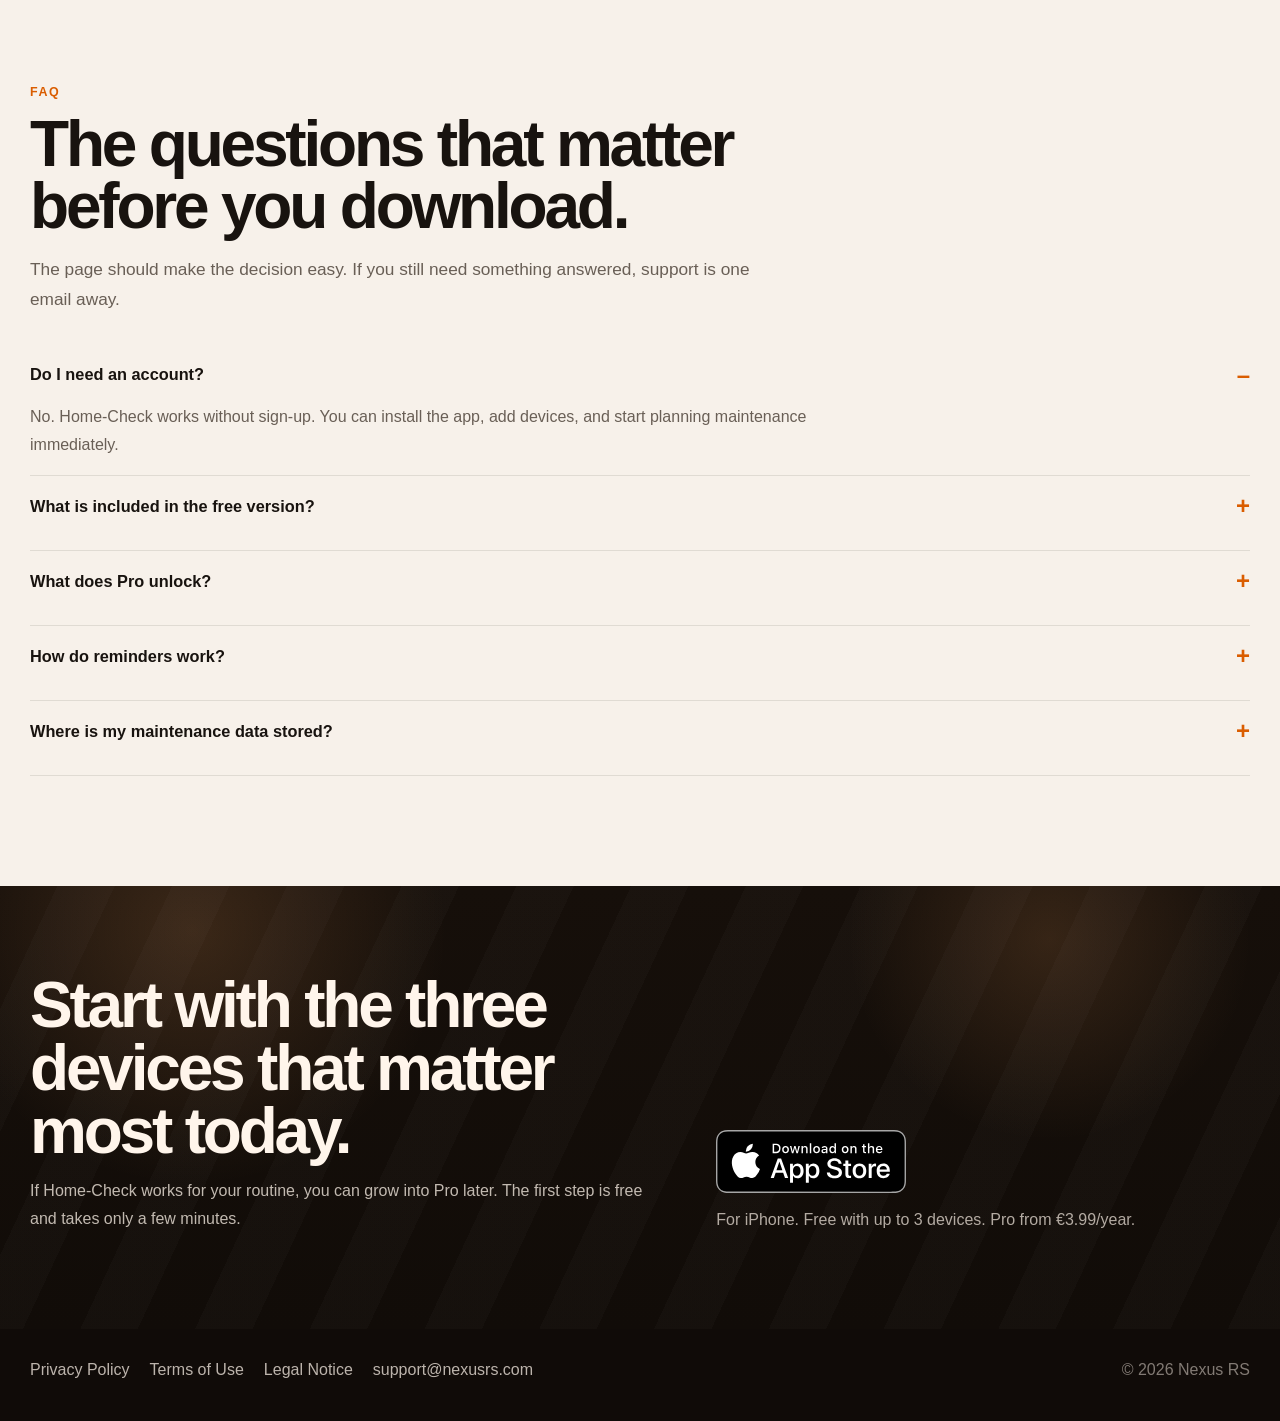
<file: en/index.html>
<!DOCTYPE html>
<html lang="en">
<head>
  <meta charset="utf-8">
  <meta name="viewport" content="width=device-width, initial-scale=1">
  <title>Home-Check – Maintenance Planner App for Home &amp; Appliances</title>
  <meta name="description" content="Track maintenance for heating, water, kitchen, safety and more. Home-Check sends automatic reminders, highlights what is due, and starts free with up to 3 devices.">
  <meta name="theme-color" content="#130f0b">
  <meta name="apple-itunes-app" content="app-id=6759220728">
  <meta name="robots" content="index,follow">
  <link rel="canonical" href="https://wartungschecker.nexusrs.com/en/">
  <link rel="alternate" hreflang="de" href="https://wartungschecker.nexusrs.com/">
  <link rel="alternate" hreflang="en" href="https://wartungschecker.nexusrs.com/en/">
  <link rel="alternate" hreflang="x-default" href="https://wartungschecker.nexusrs.com/">
  <link rel="icon" href="/assets/app-icon.png" type="image/png">
  <link rel="preload" as="image" href="/assets/screenshots/en-overview.png">
  <meta property="og:title" content="Home-Check – Never miss maintenance again.">
  <meta property="og:description" content="Automatic reminders, 30+ templates, and a clear status overview for your home. Free with up to 3 devices, Pro from €3.99/year.">
  <meta property="og:type" content="website">
  <meta property="og:url" content="https://wartungschecker.nexusrs.com/en/">
  <meta property="og:site_name" content="Home-Check">
  <meta property="og:locale" content="en_US">
  <meta property="og:locale:alternate" content="de_DE">
  <meta property="og:image" content="https://wartungschecker.nexusrs.com/assets/og-image.png">
  <meta property="og:image:alt" content="Home-Check app screenshot showing the overview screen">
  <meta name="twitter:card" content="summary_large_image">
  <meta name="twitter:title" content="Home-Check – Maintenance Planner for Home &amp; Appliances">
  <meta name="twitter:description" content="Automatic reminders, 30+ templates, and a clear household overview. Free with up to 3 devices.">
  <meta name="twitter:image" content="https://wartungschecker.nexusrs.com/assets/og-image.png">
  <link rel="stylesheet" href="/assets/styles.css">
  <script type="application/ld+json">
  {
    "@context": "https://schema.org",
    "@type": "SoftwareApplication",
    "name": "Home-Check",
    "applicationCategory": "UtilitiesApplication",
    "operatingSystem": "iOS",
    "inLanguage": "en-US",
    "description": "Home-Check is an iPhone app for home and appliance maintenance planning with automatic reminders and ready-made templates.",
    "url": "https://wartungschecker.nexusrs.com/en/",
    "downloadUrl": "https://apps.apple.com/app/id6759220728",
    "image": "https://wartungschecker.nexusrs.com/assets/og-image.png",
    "publisher": {
      "@type": "Organization",
      "name": "Nexus RS",
      "url": "https://nexusrs.com"
    },
    "offers": [
      {
        "@type": "Offer",
        "price": "0",
        "priceCurrency": "EUR",
        "description": "Free with up to 3 devices"
      },
      {
        "@type": "Offer",
        "price": "3.99",
        "priceCurrency": "EUR",
        "description": "Pro from €3.99 per year"
      }
    ]
  }
  </script>
</head>
<body>
  <header class="hero">
    <div class="shell">
      <div class="hero-bar">
        <a class="brand-lockup" href="/en/" aria-label="Home-Check homepage">
          <img src="/assets/app-icon.png" alt="">
          <span>Home-Check</span>
        </a>
        <nav class="lang-toggle" aria-label="Language switch">
          <a href="/">Deutsch</a>
          <a href="/en/" aria-current="page">English</a>
        </nav>
      </div>

      <div class="hero-grid">
        <div class="hero-copy" data-reveal>
          <span class="eyebrow">Maintenance planner for iPhone</span>
          <h1>Home-Check</h1>
          <p class="hero-statement">Never miss maintenance again.</p>
          <p class="lede">Keep heating, water, kitchen and safety tasks in one place. Home-Check sends automatic reminders, shows what is due at a glance, and starts free with up to 3 devices.</p>
          <div class="hero-actions">
            <a class="app-store-badge-link" href="https://apps.apple.com/app/id6759220728" aria-label="Download on the App Store">
              <img class="app-store-badge" src="/assets/app-store-badge.svg" alt="">
            </a>
            <a class="button button-secondary" href="#screenshots">View screenshots</a>
          </div>
          <ul class="hero-meta" aria-label="Top benefits">
            <li>30+ templates to get started</li>
            <li>Reminders before, on and after the due date</li>
            <li>Free with up to 3 devices</li>
          </ul>
        </div>

        <div class="hero-visual" aria-hidden="true" data-reveal>
          <div class="poster-stack">
            <figure class="poster poster-single">
              <img src="/assets/screenshots/en-overview.png" alt="">
            </figure>
            <div class="poster-note">
              <strong>One app for the recurring jobs at home</strong>
              <p>Overview, status, history and templates work together so maintenance stays visible instead of drifting into the background.</p>
            </div>
          </div>
        </div>
      </div>

      <div class="proof-strip" data-reveal>
        <div>
          <strong>3x</strong>
          <span>Reminder moments for each maintenance cycle: before, on time, and overdue.</span>
        </div>
        <div>
          <strong>8</strong>
          <span>Categories covering heating, water, electrical, kitchen, bathroom, garden, safety and vehicle.</span>
        </div>
        <div>
          <strong>0</strong>
          <span>Accounts, forms or setup friction before the first useful device entry.</span>
        </div>
      </div>
    </div>
  </header>

  <main>
    <section class="section" id="screenshots">
      <div class="shell">
        <div class="section-head" data-reveal>
          <span class="section-kicker">Product proof</span>
          <h2>Maintenance planning built for real life, not for spreadsheets.</h2>
          <p>The app is designed for quick decisions: what is due, what is done, and what to set up next. Every screen has one clear job.</p>
        </div>

        <div class="story-grid">
          <article class="story-row">
            <div class="story-media" data-reveal>
              <figure class="story-shot">
                <img src="/assets/screenshots/en-overview.png" alt="Home-Check overview screen with status counters and due maintenance">
              </figure>
            </div>
            <div class="story-copy" data-reveal>
              <small>01 · Overview</small>
              <h3>See every device at a glance.</h3>
              <p>Color-coded status, filters and search help you spot what matters today and what can wait until later.</p>
              <ul>
                <li>Overdue, due soon and okay are clearly separated</li>
                <li>Search by device, category or location</li>
                <li>Useful for recurring home maintenance at any scale</li>
              </ul>
            </div>
          </article>

          <article class="story-row reverse">
            <div class="story-media" data-reveal>
              <figure class="story-shot">
                <img src="/assets/screenshots/en-detail.png" alt="Home-Check detail screen with due date and maintenance history">
              </figure>
            </div>
            <div class="story-copy" data-reveal>
              <small>02 · Details</small>
              <h3>Due date, interval and history on one screen.</h3>
              <p>When you complete maintenance, Home-Check immediately updates the next date and keeps the history easy to follow.</p>
              <ul>
                <li>Next maintenance date and status are always visible</li>
                <li>Log maintenance with dates and notes</li>
                <li>Edit and complete tasks without leaving the flow</li>
              </ul>
            </div>
          </article>

          <article class="story-row">
            <div class="story-media" data-reveal>
              <figure class="story-shot">
                <img src="/assets/screenshots/en-categories.png" alt="Home-Check template categories for home maintenance">
              </figure>
            </div>
            <div class="story-copy" data-reveal>
              <small>03 · Templates</small>
              <h3>Get started in minutes with 30+ templates.</h3>
              <p>Instead of researching every interval yourself, pick a category and adjust only what matters for your own home.</p>
              <ul>
                <li>Templates for heating, water, electrical, kitchen, safety and more</li>
                <li>Practical default intervals included</li>
                <li>Manual entry still available for custom cases</li>
              </ul>
            </div>
          </article>

          <article class="story-row reverse">
            <div class="story-media" data-reveal>
              <figure class="story-shot">
                <img src="/assets/screenshots/en-templates.png" alt="Home-Check template list for heating maintenance">
              </figure>
            </div>
            <div class="story-copy" data-reveal>
              <small>04 · Quick start</small>
              <h3>Turn a template into a real plan immediately.</h3>
              <p>There is no structure to build first. Pick a template, save the device, and let the app surface the next maintenance task automatically.</p>
              <ul>
                <li>Move from first device to ongoing maintenance without Excel</li>
                <li>Works for apartments, houses and recurring seasonal routines</li>
                <li>Start free and upgrade only when you need more capacity</li>
              </ul>
            </div>
          </article>
        </div>
      </div>
    </section>

    <section class="section section-dark">
      <div class="shell">
        <div class="benefits-layout">
          <div class="section-head" data-reveal>
            <span class="section-kicker">Why it sticks</span>
            <h2>Less admin. More maintenance actually done.</h2>
            <p class="copy">Home-Check is intentionally focused. No accounts, no bloated dashboard, no setup maze. Just the information you need for the next practical step.</p>
          </div>

          <ul class="benefit-list" data-reveal>
            <li>
              <strong>Automatic reminders</strong>
              <span>The app reminds you before a task is due, on the due date, and again when it becomes overdue.</span>
            </li>
            <li>
              <strong>Clear priorities</strong>
              <span>Green, orange, red: you always know what deserves attention now and what can wait.</span>
            </li>
            <li>
              <strong>No account required</strong>
              <span>Install, add your first devices, and start. Nothing sits between you and the first useful plan.</span>
            </li>
            <li>
              <strong>Device data stays local</strong>
              <span>Your maintenance data lives on the iPhone. Analytics and ad details are explained transparently in the privacy policy.</span>
            </li>
          </ul>
        </div>
      </div>
    </section>

    <section class="section">
      <div class="shell">
        <div class="section-head" data-reveal>
          <span class="section-kicker">Free vs. Pro</span>
          <h2>Start free. Upgrade only when the household grows.</h2>
          <p>Home-Check is ready from day one. Pro does not add noise, it simply unlocks the two things that matter when usage scales: unlimited devices and no ads.</p>
        </div>

        <div class="pricing">
          <div class="pricing-header" data-reveal>
            <div>
              <span class="label">Comparison</span>
            </div>
            <div class="plan-free">
              <span class="label">Free</span>
              <h3>Great for getting started</h3>
              <p>Best when you want to try Home-Check with the most important devices first.</p>
            </div>
            <div class="plan-pro">
              <span class="label">Pro</span>
              <h3>Built for the whole home</h3>
              <p>From €3.99/year. Lifetime purchase also available.</p>
            </div>
          </div>

          <div class="pricing-row" data-reveal>
            <div><strong>Number of devices</strong><p>How many active maintenance plans you can manage.</p></div>
            <div><span>Up to 3 devices</span></div>
            <div><span>Unlimited</span></div>
          </div>

          <div class="pricing-row" data-reveal>
            <div><strong>Maintenance reminders</strong><p>Local reminders before, on and after the due date.</p></div>
            <div><span>Included</span></div>
            <div><span>Included</span></div>
          </div>

          <div class="pricing-row" data-reveal>
            <div><strong>30+ templates</strong><p>Templates for heating, water, kitchen, safety and more.</p></div>
            <div><span>Included</span></div>
            <div><span>Included</span></div>
          </div>

          <div class="pricing-row" data-reveal>
            <div><strong>Advertising</strong><p>The free tier stays fully usable, but includes ads.</p></div>
            <div><span>With ads</span></div>
            <div><span>Ad-free</span></div>
          </div>

          <p class="pricing-footnote" data-reveal>If you want to see whether Home-Check fits your home, the free version is enough. If you want every recurring task in one place, Pro is the clean upgrade path.</p>
        </div>
      </div>
    </section>

    <section class="section" id="faq">
      <div class="shell">
        <div class="section-head" data-reveal>
          <span class="section-kicker">FAQ</span>
          <h2>The questions that matter before you download.</h2>
          <p>The page should make the decision easy. If you still need something answered, support is one email away.</p>
        </div>

        <div class="faq" data-reveal>
          <details open>
            <summary>Do I need an account?</summary>
            <p>No. Home-Check works without sign-up. You can install the app, add devices, and start planning maintenance immediately.</p>
          </details>
          <details>
            <summary>What is included in the free version?</summary>
            <p>The free version includes the full maintenance workflow with reminders, templates, search and filters for up to 3 devices.</p>
          </details>
          <details>
            <summary>What does Pro unlock?</summary>
            <p>Pro removes ads and unlocks unlimited devices, which makes it a better fit for larger households or multiple locations.</p>
          </details>
          <details>
            <summary>How do reminders work?</summary>
            <p>Home-Check schedules local notifications 3 days before the due date, on the due date, and again if the task becomes overdue.</p>
          </details>
          <details>
            <summary>Where is my maintenance data stored?</summary>
            <p>Your maintenance data is managed locally on the iPhone. Analytics, ads and privacy details are documented transparently in the privacy policy.</p>
          </details>
        </div>
      </div>
    </section>

    <section class="cta-band">
      <div class="shell cta-inner">
        <div class="cta-copy" data-reveal>
          <h2>Start with the three devices that matter most today.</h2>
          <p>If Home-Check works for your routine, you can grow into Pro later. The first step is free and takes only a few minutes.</p>
        </div>
        <div class="cta-actions" data-reveal>
          <a class="app-store-badge-link" href="https://apps.apple.com/app/id6759220728" aria-label="Download on the App Store">
            <img class="app-store-badge" src="/assets/app-store-badge.svg" alt="">
          </a>
          <span class="hint">For iPhone. Free with up to 3 devices. Pro from €3.99/year.</span>
        </div>
      </div>
    </section>
  </main>

  <footer class="footer">
    <div class="shell footer-inner">
      <div class="footer-nav">
        <a href="/privacy.html">Privacy Policy</a>
        <a href="/terms.html">Terms of Use</a>
        <a href="/impressum.html">Legal Notice</a>
        <a href="mailto:support@nexusrs.com">support@nexusrs.com</a>
      </div>
      <div class="footer-copy">© 2026 Nexus RS</div>
    </div>
  </footer>

  <script src="/assets/site.js" defer></script>
</body>
</html>
</file>
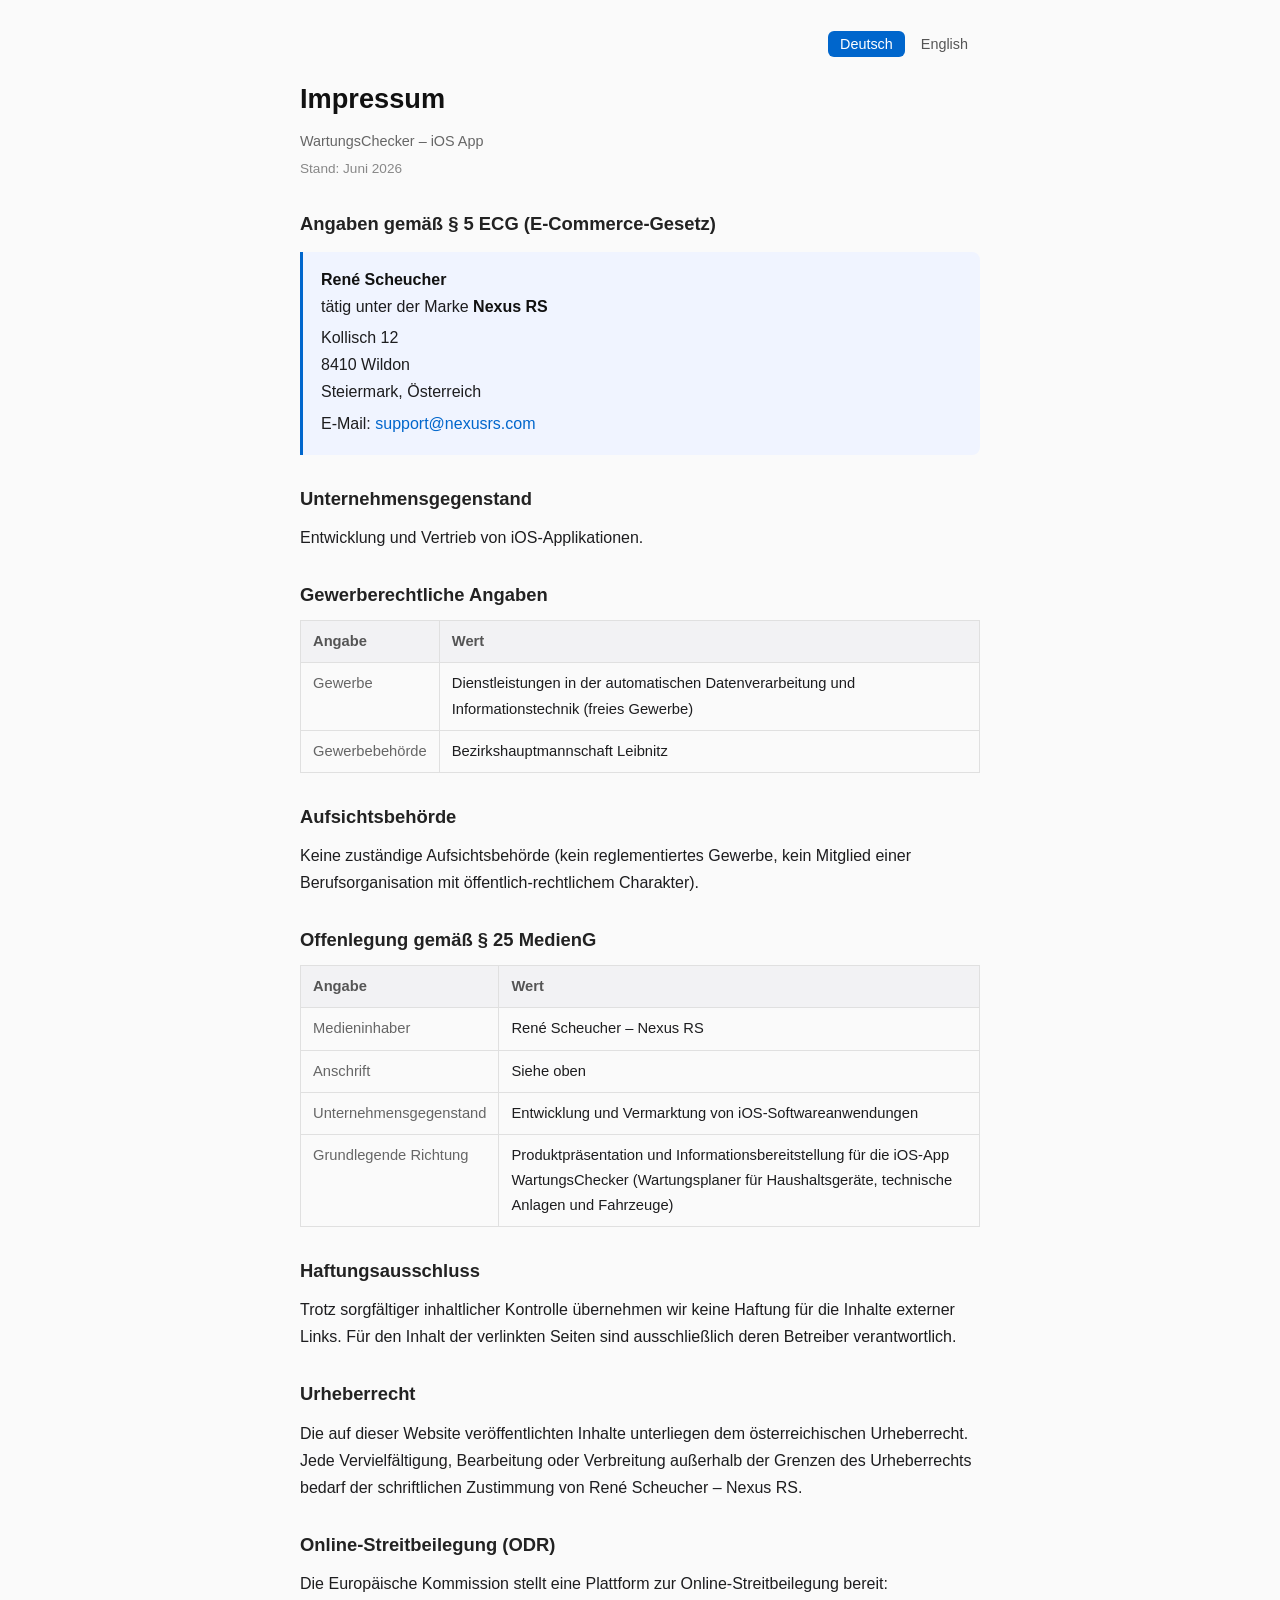
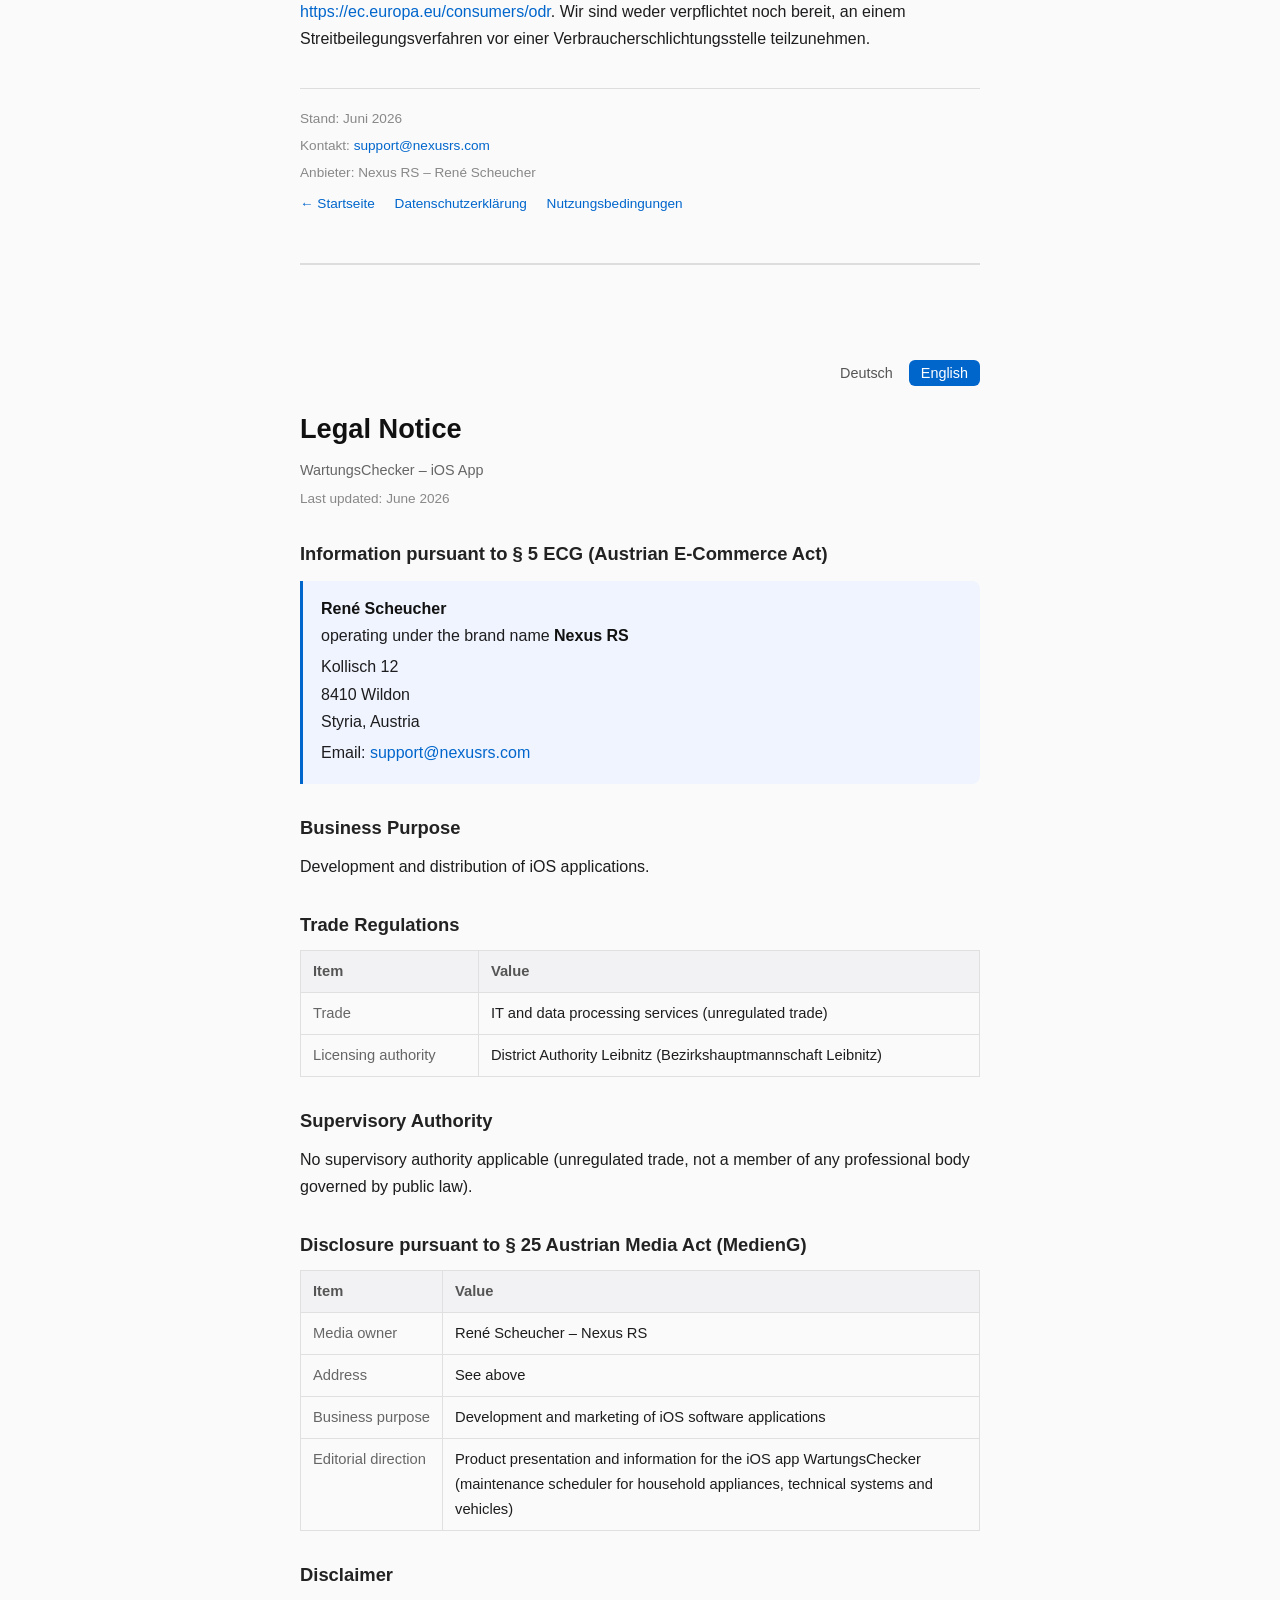
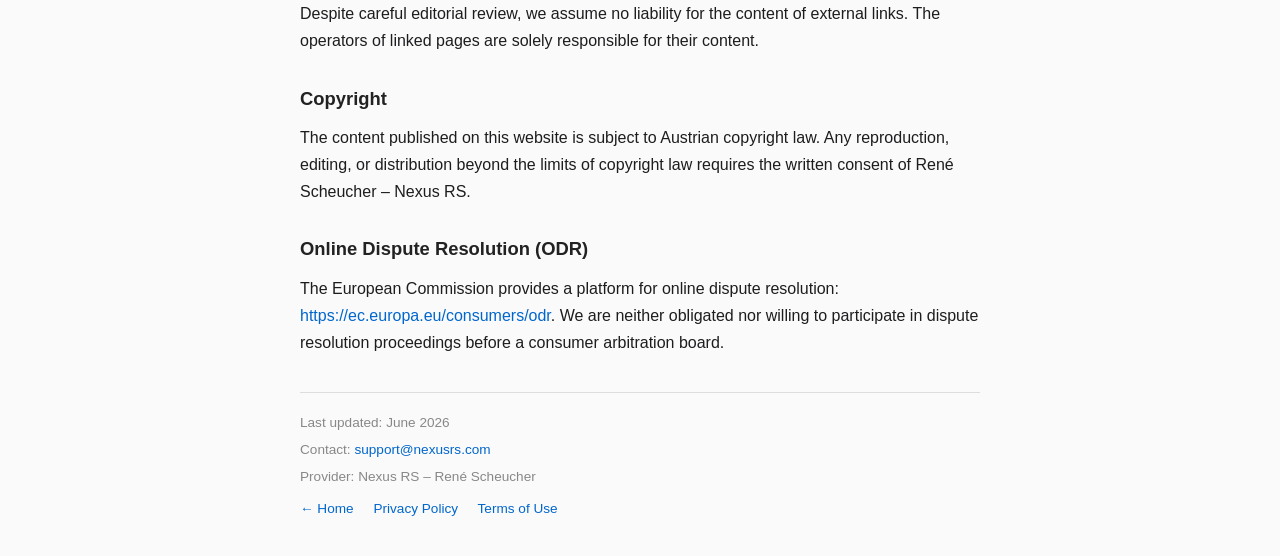
<file: impressum.html>
<!DOCTYPE html>
<html lang="de">
<head>
    <meta charset="UTF-8">
    <meta name="viewport" content="width=device-width, initial-scale=1.0">
    <title>Impressum / Legal Notice - WartungsChecker</title>
    <meta name="robots" content="index, follow">
    <style>
        * { margin: 0; padding: 0; box-sizing: border-box; }
        body {
            font-family: -apple-system, BlinkMacSystemFont, 'Segoe UI', Roboto, sans-serif;
            line-height: 1.7;
            color: #1d1d1f;
            max-width: 720px;
            margin: 0 auto;
            padding: 32px 20px;
            background: #fafafa;
        }
        h1 { font-size: 1.7em; margin-bottom: 6px; color: #111; }
        h2 { font-size: 1.15em; margin-top: 28px; margin-bottom: 10px; color: #222; }
        p, ul { margin-bottom: 14px; }
        ul { padding-left: 22px; }
        li { margin-bottom: 4px; }
        .subtitle { color: #666; font-size: 0.9em; margin-bottom: 4px; }
        .effective { color: #888; font-size: 0.85em; margin-bottom: 28px; }
        .footer { margin-top: 36px; padding-top: 18px; border-top: 1px solid #ddd; color: #888; font-size: 0.85em; }
        .footer p { margin-bottom: 4px; }
        a { color: #0066cc; text-decoration: none; }
        a:hover { text-decoration: underline; }
        .lang-switch { text-align: right; margin-bottom: 20px; font-size: 0.9em; }
        .lang-switch a { text-decoration: none; padding: 5px 12px; border-radius: 6px; color: #555; }
        .lang-switch a.active { background: #0066cc; color: #fff; }
        .lang-switch a:hover:not(.active) { background: #e8e8e8; }
        .divider { margin: 48px 0; padding: 48px 0 0 0; border-top: 2px solid #ddd; }
        strong { color: #111; }

        /* Impressum-specific */
        .contact-block {
            background: #f0f4ff;
            border-left: 3px solid #0066cc;
            border-radius: 0 8px 8px 0;
            padding: 14px 18px;
            margin: 12px 0 18px;
        }
        .contact-block p { margin-bottom: 4px; }
        table {
            width: 100%;
            border-collapse: collapse;
            margin: 8px 0 18px;
            font-size: 0.92em;
        }
        th, td {
            text-align: left;
            padding: 8px 12px;
            border: 1px solid #e0e0e0;
            vertical-align: top;
        }
        th { background: #f2f2f4; color: #555; font-weight: 600; }
        td:first-child { color: #666; white-space: nowrap; }
        .nav-links { margin-top: 8px; }
        .nav-links a { margin-right: 16px; }
    </style>
</head>
<body>
    <div class="lang-switch">
        <a href="#de" class="active">Deutsch</a>
        <a href="#en">English</a>
    </div>

    <!-- ==================== DEUTSCH ==================== -->
    <div id="de">
    <h1>Impressum</h1>
    <p class="subtitle">WartungsChecker &ndash; iOS App</p>
    <p class="effective">Stand: Juni 2026</p>

    <h2>Angaben gem&auml;&szlig; &sect; 5 ECG (E-Commerce-Gesetz)</h2>
    <div class="contact-block">
        <p><strong>Ren&eacute; Scheucher</strong><br>
        t&auml;tig unter der Marke <strong>Nexus RS</strong></p>
        <p>Kollisch 12<br>
        8410 Wildon<br>
        Steiermark, &Ouml;sterreich</p>
        <p>E-Mail: <a href="mailto:support@nexusrs.com">support@nexusrs.com</a></p>
    </div>

    <h2>Unternehmensgegenstand</h2>
    <p>Entwicklung und Vertrieb von iOS-Applikationen.</p>

    <h2>Gewerberechtliche Angaben</h2>
    <table>
        <tr><th>Angabe</th><th>Wert</th></tr>
        <tr>
            <td>Gewerbe</td>
            <td>Dienstleistungen in der automatischen Datenverarbeitung und Informationstechnik (freies Gewerbe)</td>
        </tr>
        <tr>
            <td>Gewerbebeh&ouml;rde</td>
            <td>Bezirkshauptmannschaft Leibnitz</td>
        </tr>
    </table>

    <h2>Aufsichtsbeh&ouml;rde</h2>
    <p>Keine zust&auml;ndige Aufsichtsbeh&ouml;rde (kein reglementiertes Gewerbe, kein Mitglied einer Berufsorganisation mit &ouml;ffentlich-rechtlichem Charakter).</p>

    <h2>Offenlegung gem&auml;&szlig; &sect; 25 MedienG</h2>
    <table>
        <tr><th>Angabe</th><th>Wert</th></tr>
        <tr><td>Medieninhaber</td><td>Ren&eacute; Scheucher &ndash; Nexus RS</td></tr>
        <tr><td>Anschrift</td><td>Siehe oben</td></tr>
        <tr>
            <td>Unternehmensgegenstand</td>
            <td>Entwicklung und Vermarktung von iOS-Softwareanwendungen</td>
        </tr>
        <tr>
            <td>Grundlegende Richtung</td>
            <td>Produktpr&auml;sentation und Informationsbereitstellung f&uuml;r die iOS-App WartungsChecker (Wartungsplaner f&uuml;r Haushaltsger&auml;te, technische Anlagen und Fahrzeuge)</td>
        </tr>
    </table>

    <h2>Haftungsausschluss</h2>
    <p>Trotz sorgf&auml;ltiger inhaltlicher Kontrolle &uuml;bernehmen wir keine Haftung f&uuml;r die Inhalte externer Links. F&uuml;r den Inhalt der verlinkten Seiten sind ausschlie&szlig;lich deren Betreiber verantwortlich.</p>

    <h2>Urheberrecht</h2>
    <p>Die auf dieser Website ver&ouml;ffentlichten Inhalte unterliegen dem &ouml;sterreichischen Urheberrecht. Jede Vervielf&auml;ltigung, Bearbeitung oder Verbreitung au&szlig;erhalb der Grenzen des Urheberrechts bedarf der schriftlichen Zustimmung von Ren&eacute; Scheucher &ndash; Nexus RS.</p>

    <h2>Online-Streitbeilegung (ODR)</h2>
    <p>Die Europ&auml;ische Kommission stellt eine Plattform zur Online-Streitbeilegung bereit: <a href="https://ec.europa.eu/consumers/odr" target="_blank" rel="noopener">https://ec.europa.eu/consumers/odr</a>. Wir sind weder verpflichtet noch bereit, an einem Streitbeilegungsverfahren vor einer Verbraucherschlichtungsstelle teilzunehmen.</p>

    <div class="footer">
        <p>Stand: Juni 2026</p>
        <p>Kontakt: <a href="mailto:support@nexusrs.com">support@nexusrs.com</a></p>
        <p>Anbieter: Nexus RS &ndash; Ren&eacute; Scheucher</p>
        <p class="nav-links">
            <a href="/">&larr; Startseite</a>
            <a href="/privacy.html">Datenschutzerkl&auml;rung</a>
            <a href="/terms.html">Nutzungsbedingungen</a>
        </p>
    </div>
    </div>

    <!-- ==================== DIVIDER ==================== -->
    <div class="divider"></div>

    <!-- ==================== ENGLISH ==================== -->
    <div id="en">
    <div class="lang-switch">
        <a href="#de">Deutsch</a>
        <a href="#en" class="active">English</a>
    </div>

    <h1>Legal Notice</h1>
    <p class="subtitle">WartungsChecker &ndash; iOS App</p>
    <p class="effective">Last updated: June 2026</p>

    <h2>Information pursuant to &sect; 5 ECG (Austrian E-Commerce Act)</h2>
    <div class="contact-block">
        <p><strong>Ren&eacute; Scheucher</strong><br>
        operating under the brand name <strong>Nexus RS</strong></p>
        <p>Kollisch 12<br>
        8410 Wildon<br>
        Styria, Austria</p>
        <p>Email: <a href="mailto:support@nexusrs.com">support@nexusrs.com</a></p>
    </div>

    <h2>Business Purpose</h2>
    <p>Development and distribution of iOS applications.</p>

    <h2>Trade Regulations</h2>
    <table>
        <tr><th>Item</th><th>Value</th></tr>
        <tr>
            <td>Trade</td>
            <td>IT and data processing services (unregulated trade)</td>
        </tr>
        <tr>
            <td>Licensing authority</td>
            <td>District Authority Leibnitz (Bezirkshauptmannschaft Leibnitz)</td>
        </tr>
    </table>

    <h2>Supervisory Authority</h2>
    <p>No supervisory authority applicable (unregulated trade, not a member of any professional body governed by public law).</p>

    <h2>Disclosure pursuant to &sect; 25 Austrian Media Act (MedienG)</h2>
    <table>
        <tr><th>Item</th><th>Value</th></tr>
        <tr><td>Media owner</td><td>Ren&eacute; Scheucher &ndash; Nexus RS</td></tr>
        <tr><td>Address</td><td>See above</td></tr>
        <tr>
            <td>Business purpose</td>
            <td>Development and marketing of iOS software applications</td>
        </tr>
        <tr>
            <td>Editorial direction</td>
            <td>Product presentation and information for the iOS app WartungsChecker (maintenance scheduler for household appliances, technical systems and vehicles)</td>
        </tr>
    </table>

    <h2>Disclaimer</h2>
    <p>Despite careful editorial review, we assume no liability for the content of external links. The operators of linked pages are solely responsible for their content.</p>

    <h2>Copyright</h2>
    <p>The content published on this website is subject to Austrian copyright law. Any reproduction, editing, or distribution beyond the limits of copyright law requires the written consent of Ren&eacute; Scheucher &ndash; Nexus RS.</p>

    <h2>Online Dispute Resolution (ODR)</h2>
    <p>The European Commission provides a platform for online dispute resolution: <a href="https://ec.europa.eu/consumers/odr" target="_blank" rel="noopener">https://ec.europa.eu/consumers/odr</a>. We are neither obligated nor willing to participate in dispute resolution proceedings before a consumer arbitration board.</p>

    <div class="footer">
        <p>Last updated: June 2026</p>
        <p>Contact: <a href="mailto:support@nexusrs.com">support@nexusrs.com</a></p>
        <p>Provider: Nexus RS &ndash; Ren&eacute; Scheucher</p>
        <p class="nav-links">
            <a href="/">&larr; Home</a>
            <a href="/privacy.html">Privacy Policy</a>
            <a href="/terms.html">Terms of Use</a>
        </p>
    </div>
    </div>
</body>
</html>
</file>
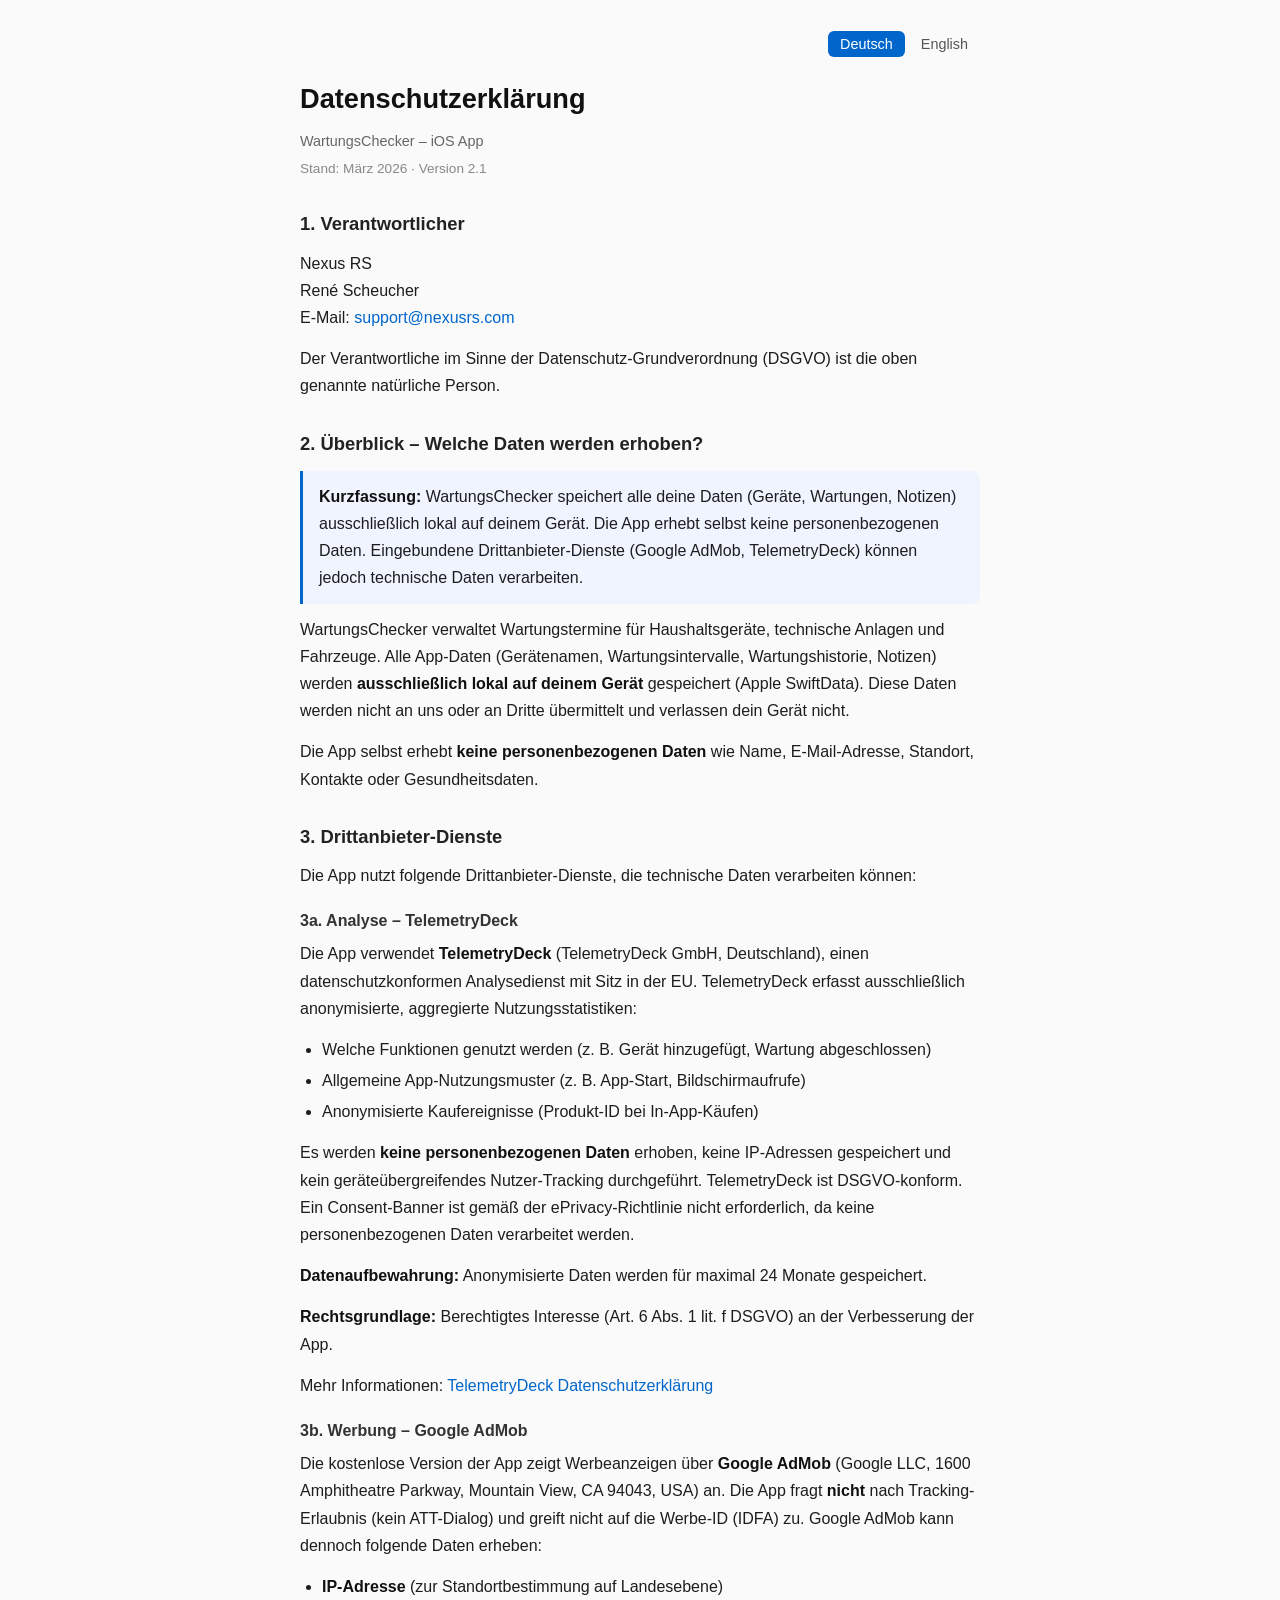
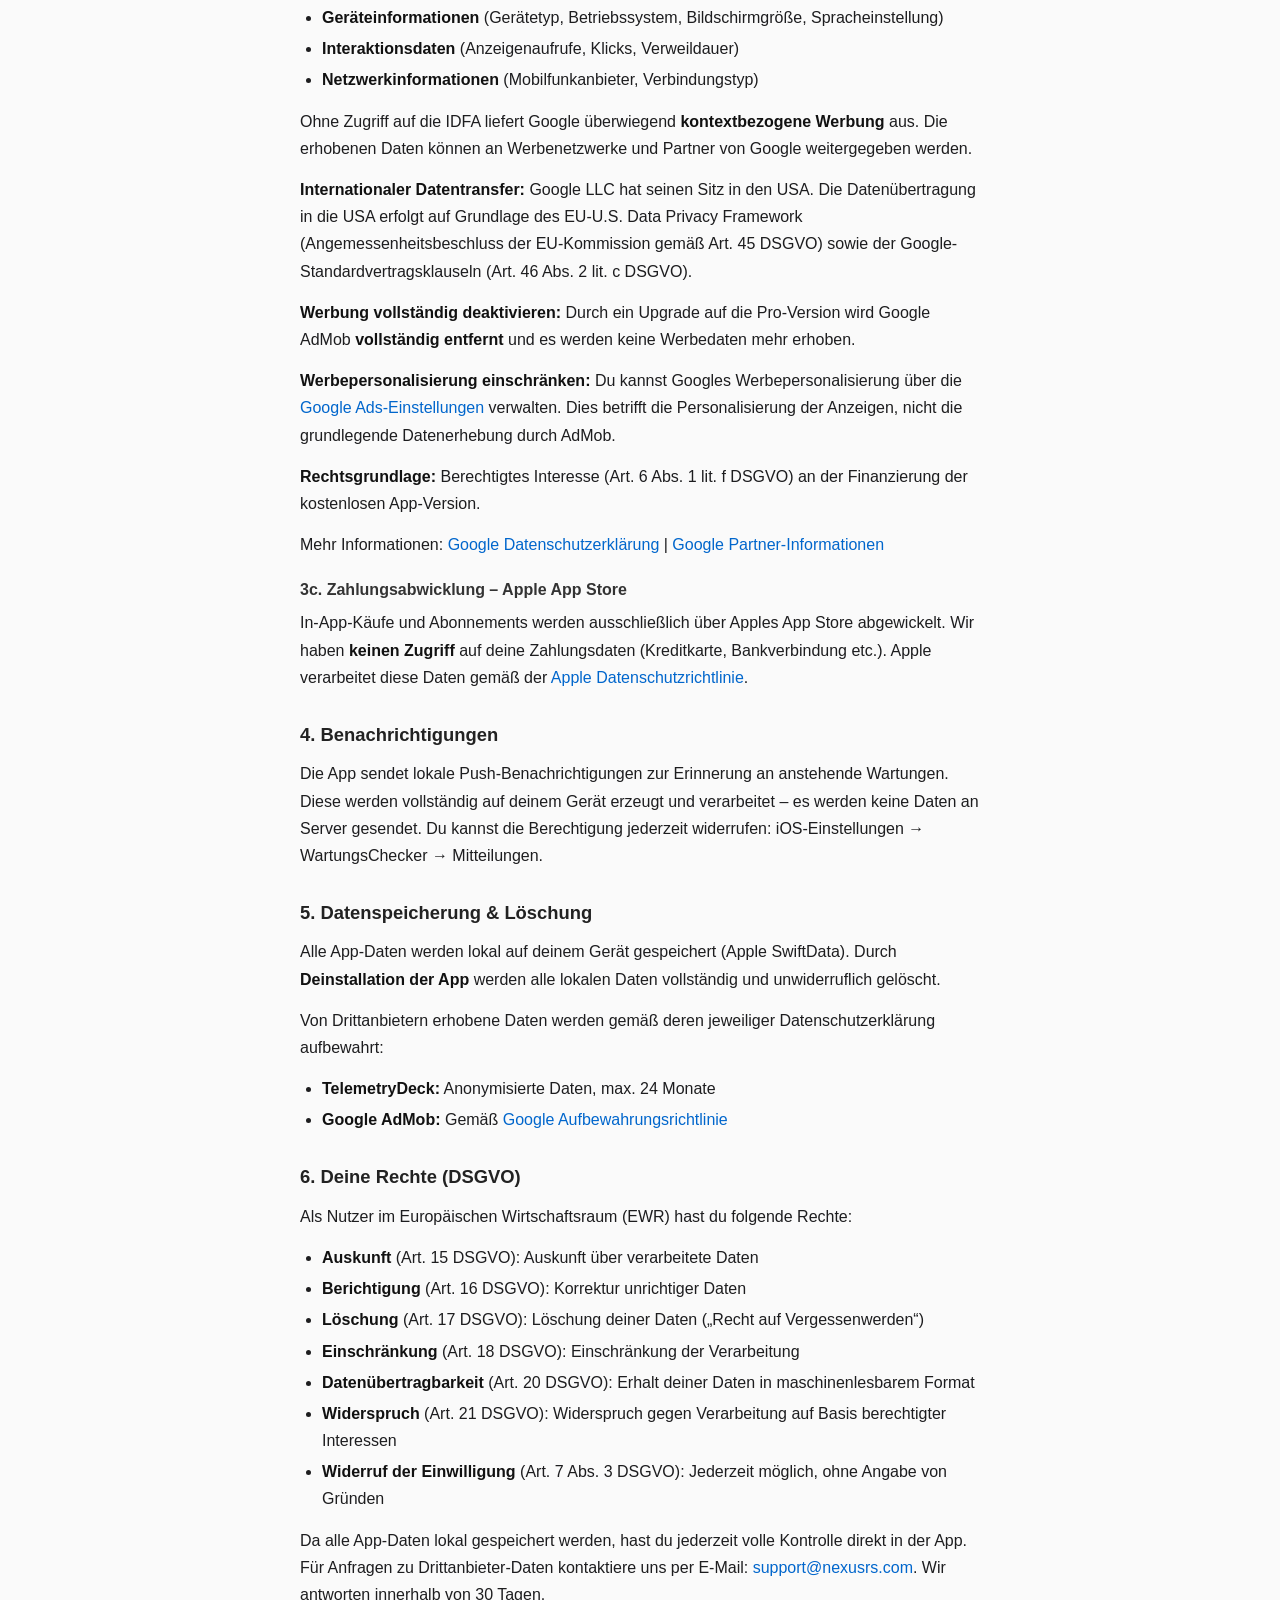
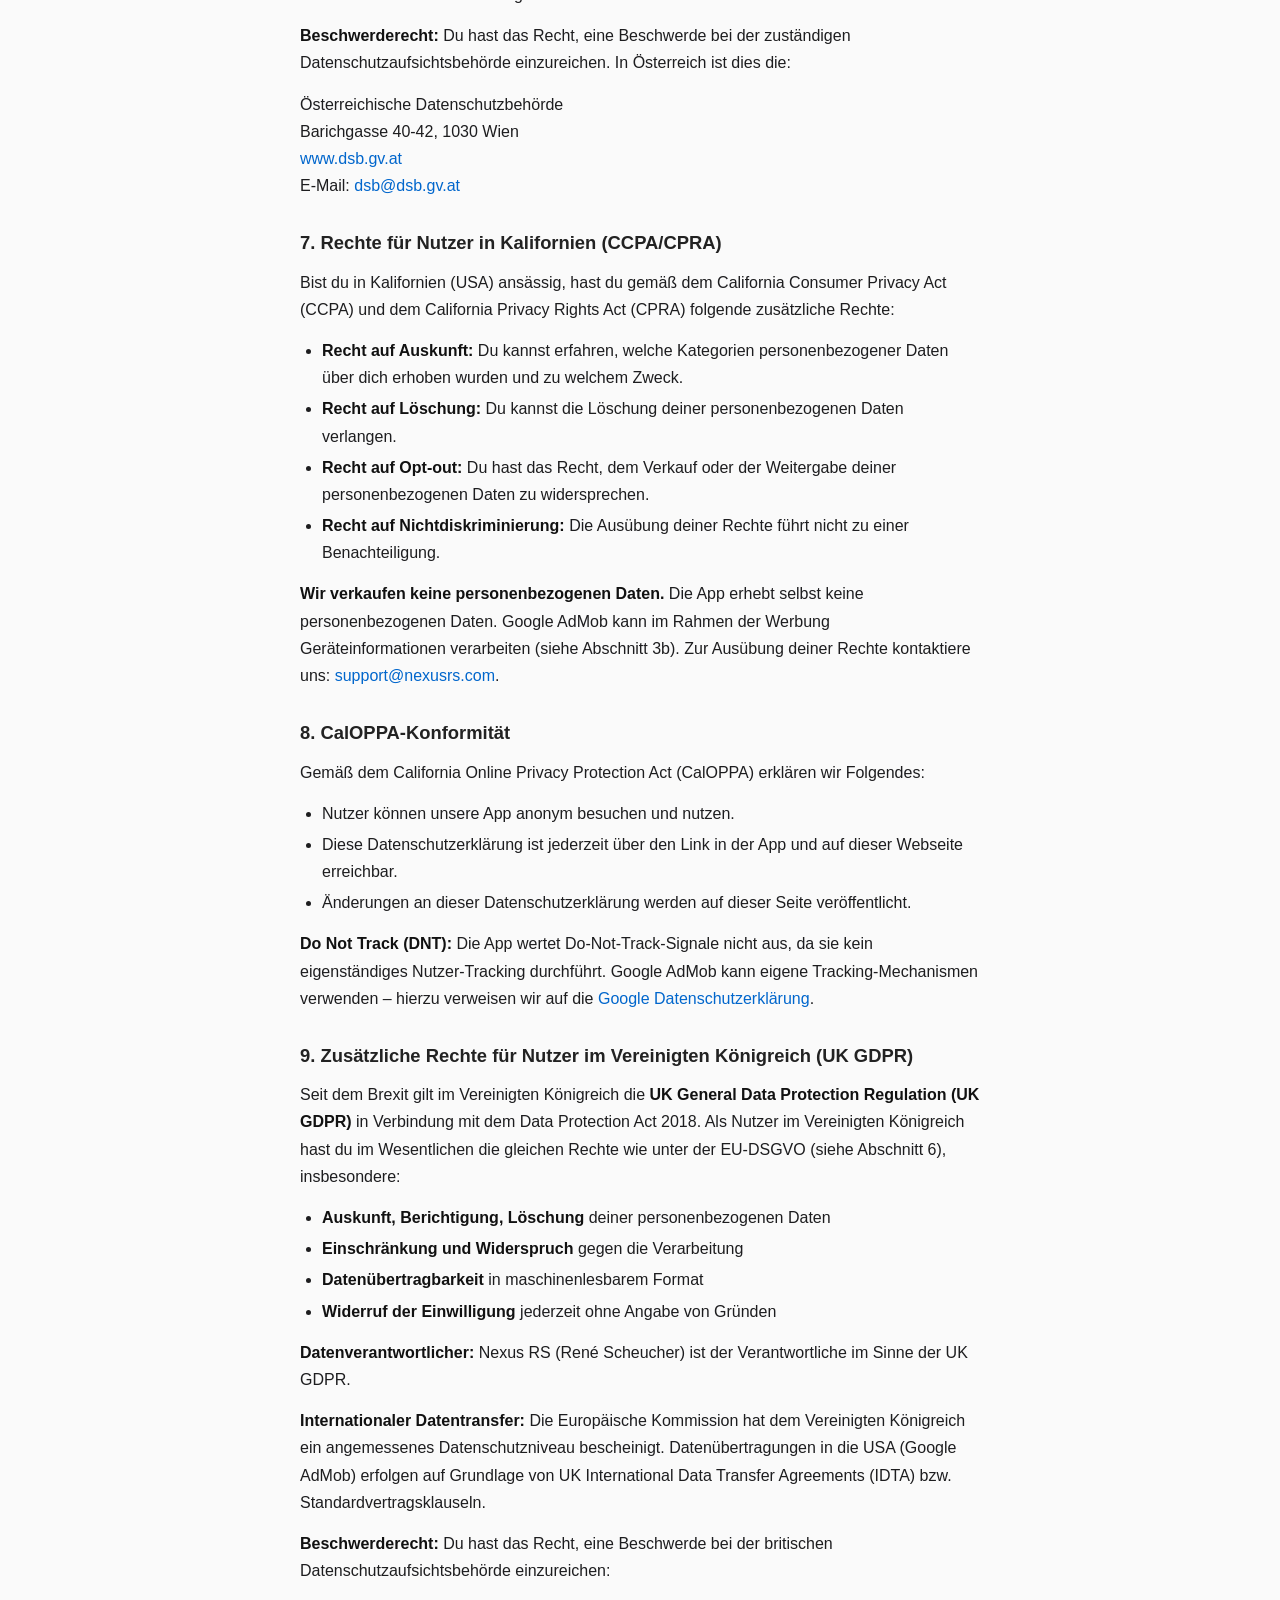
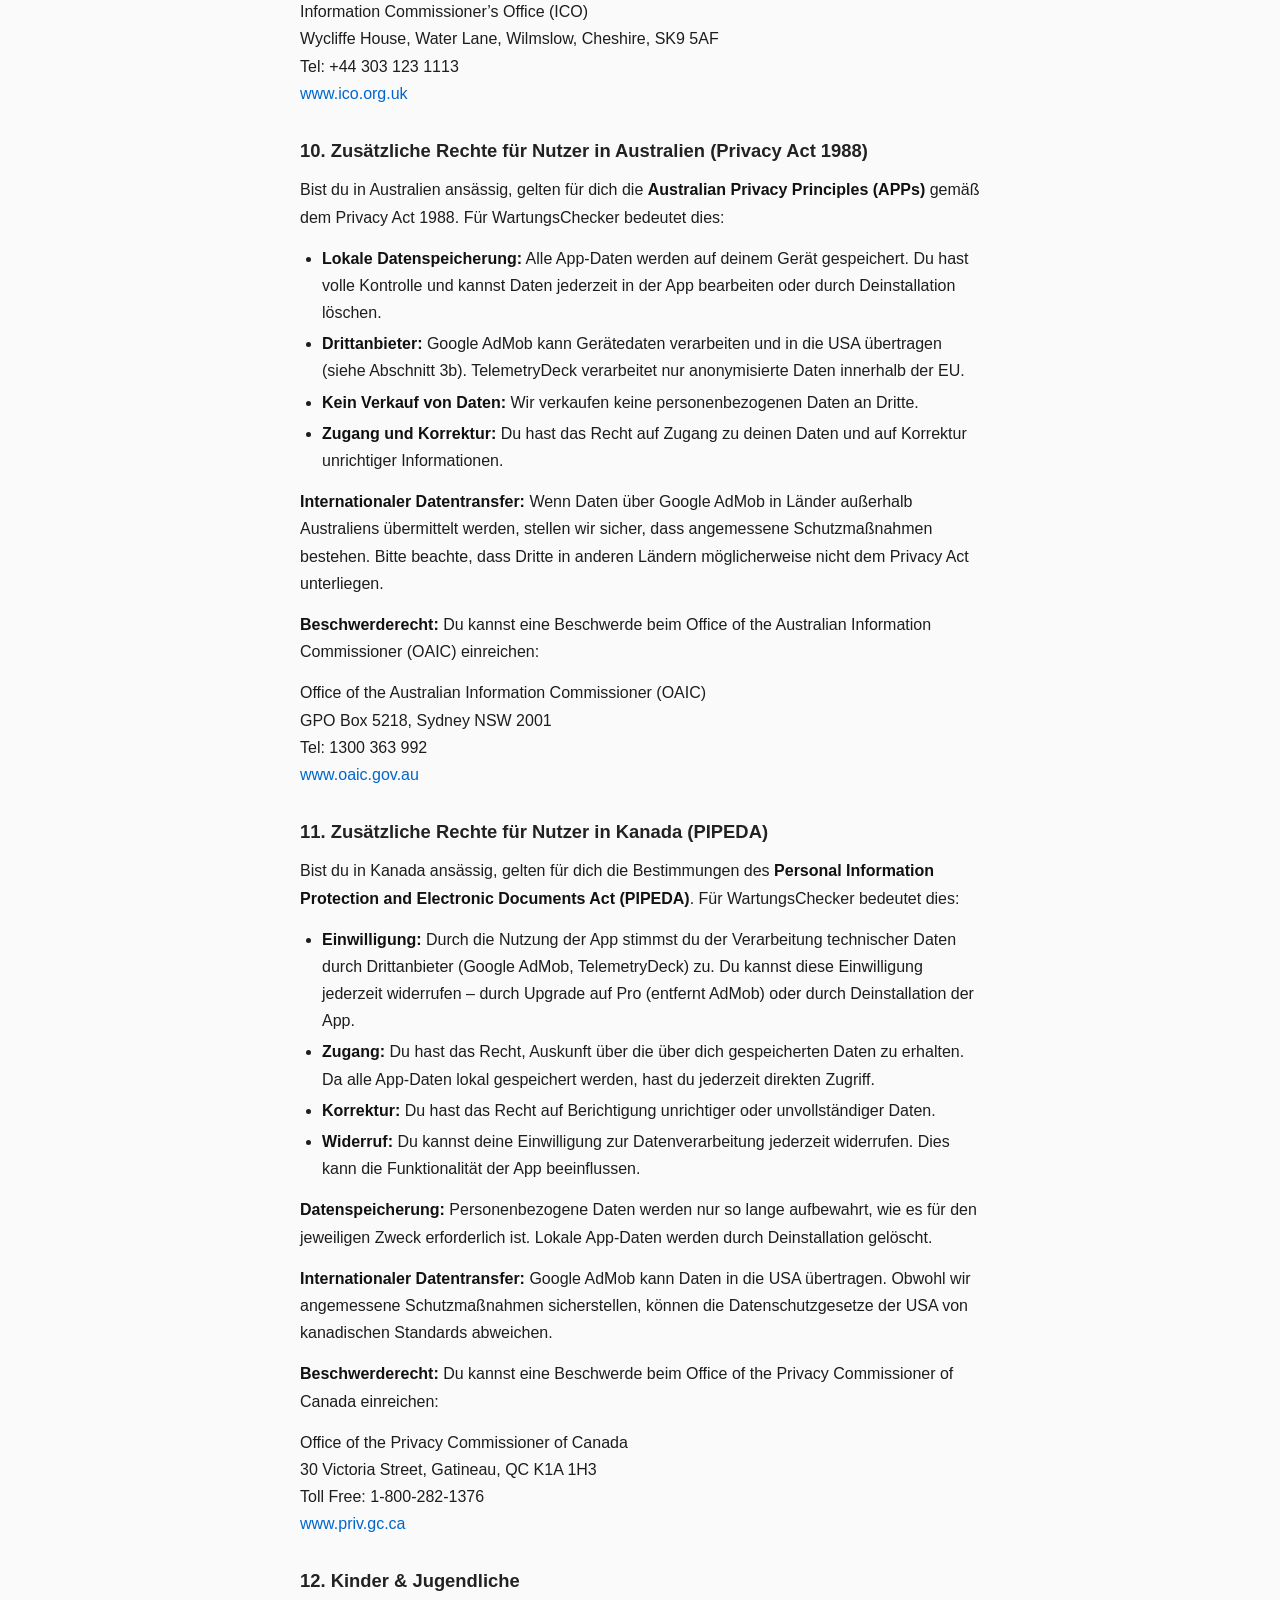
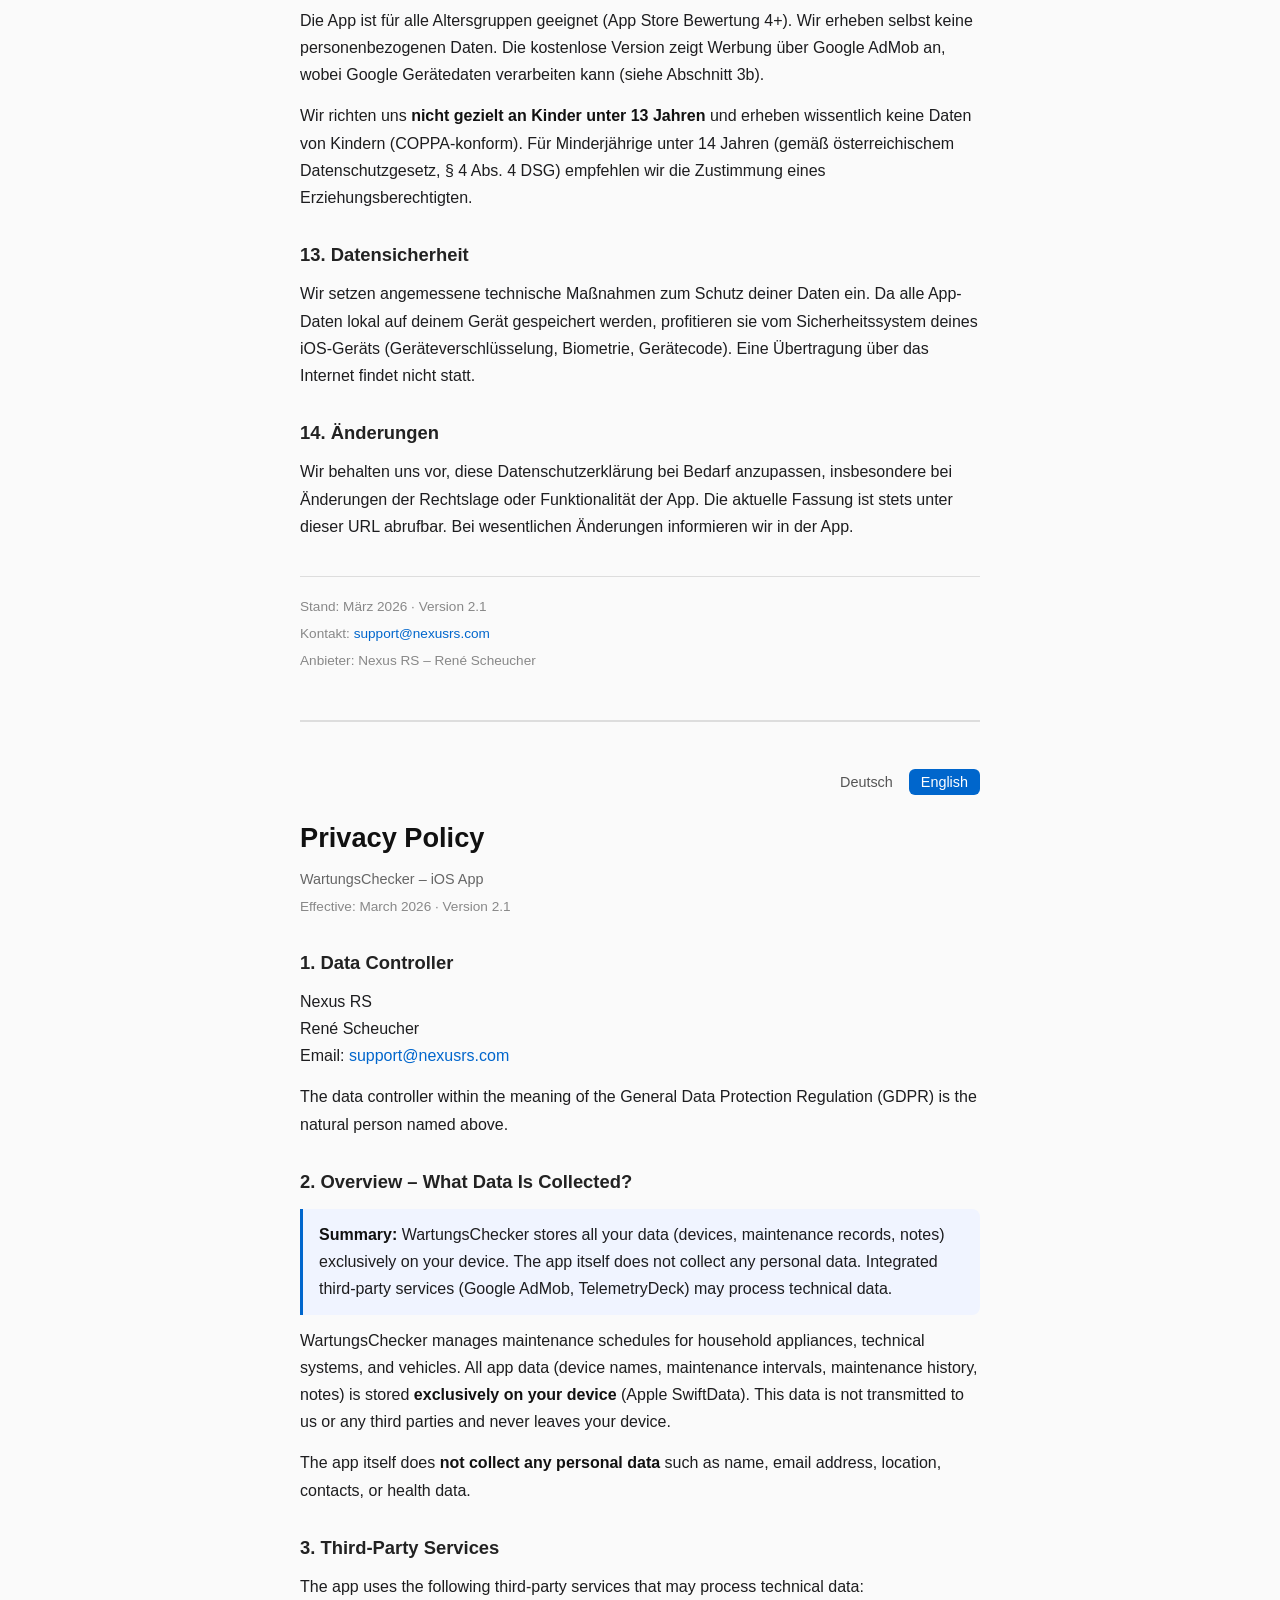
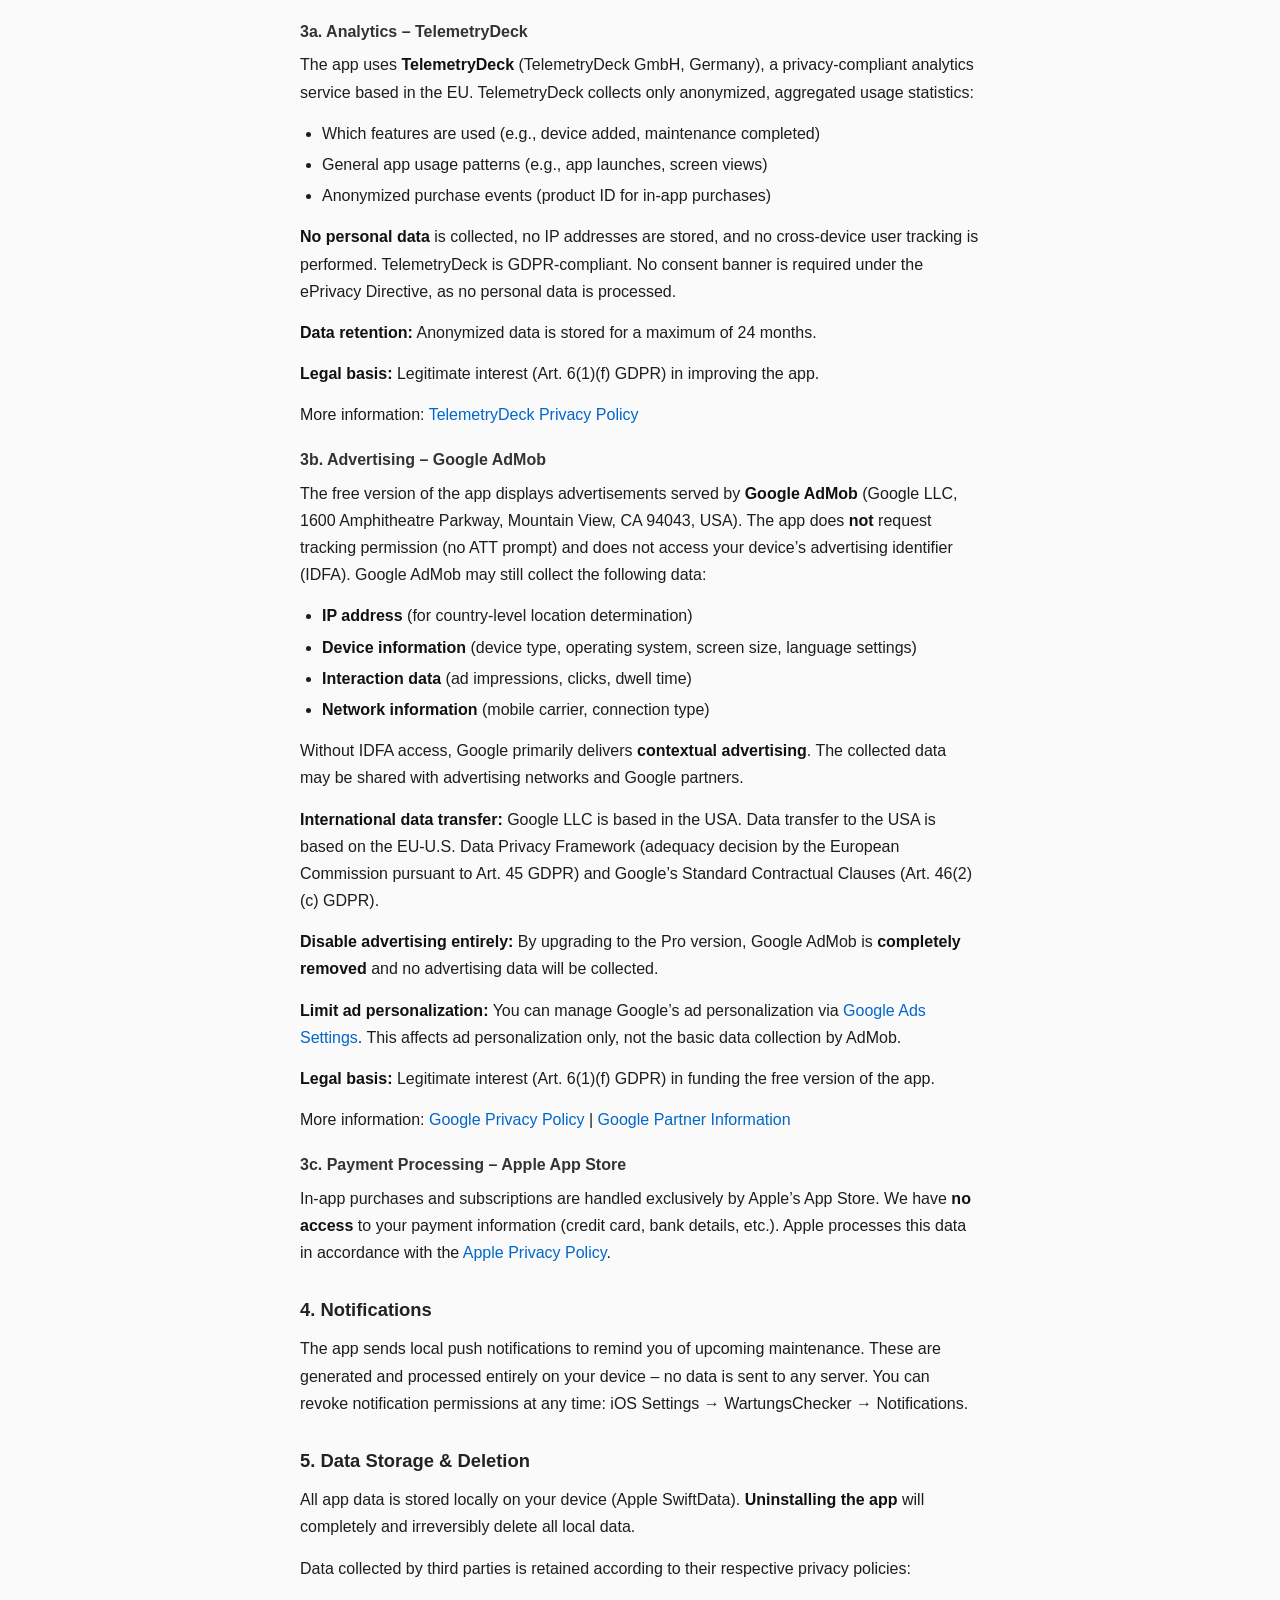
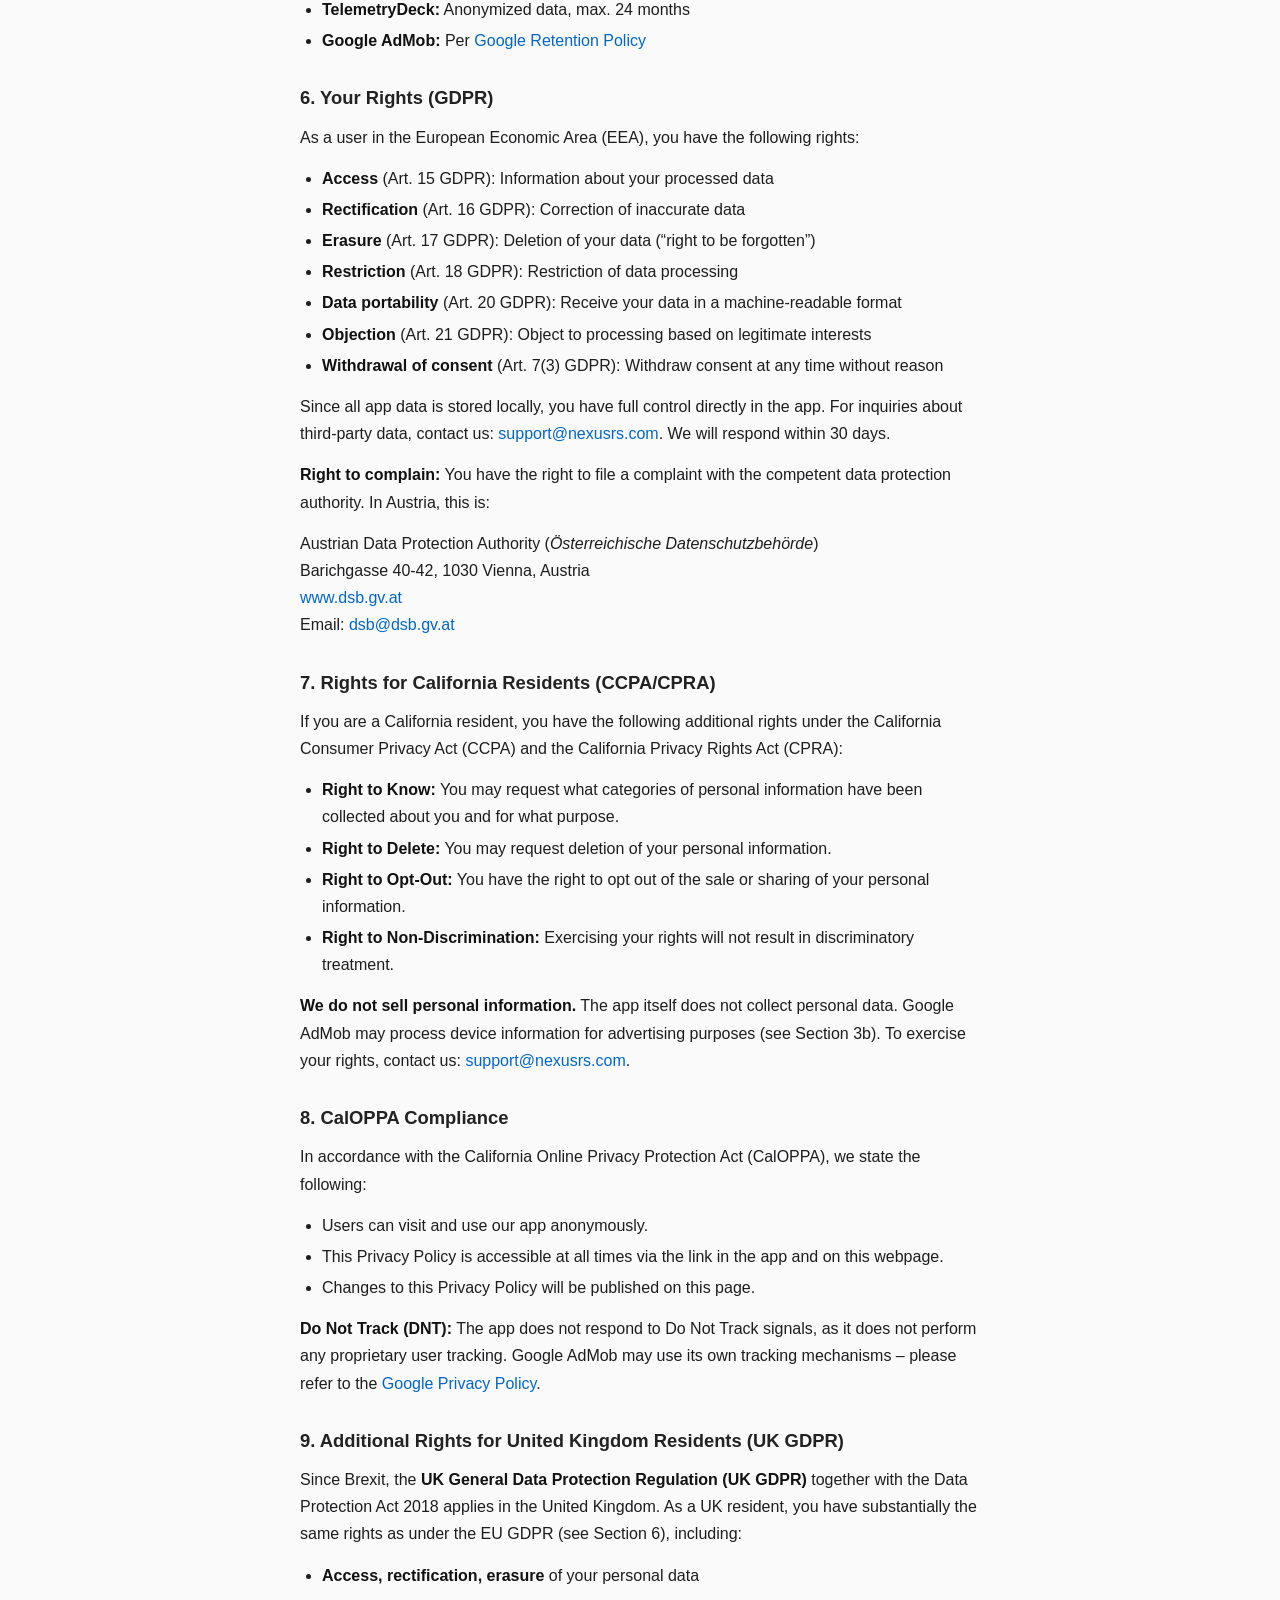
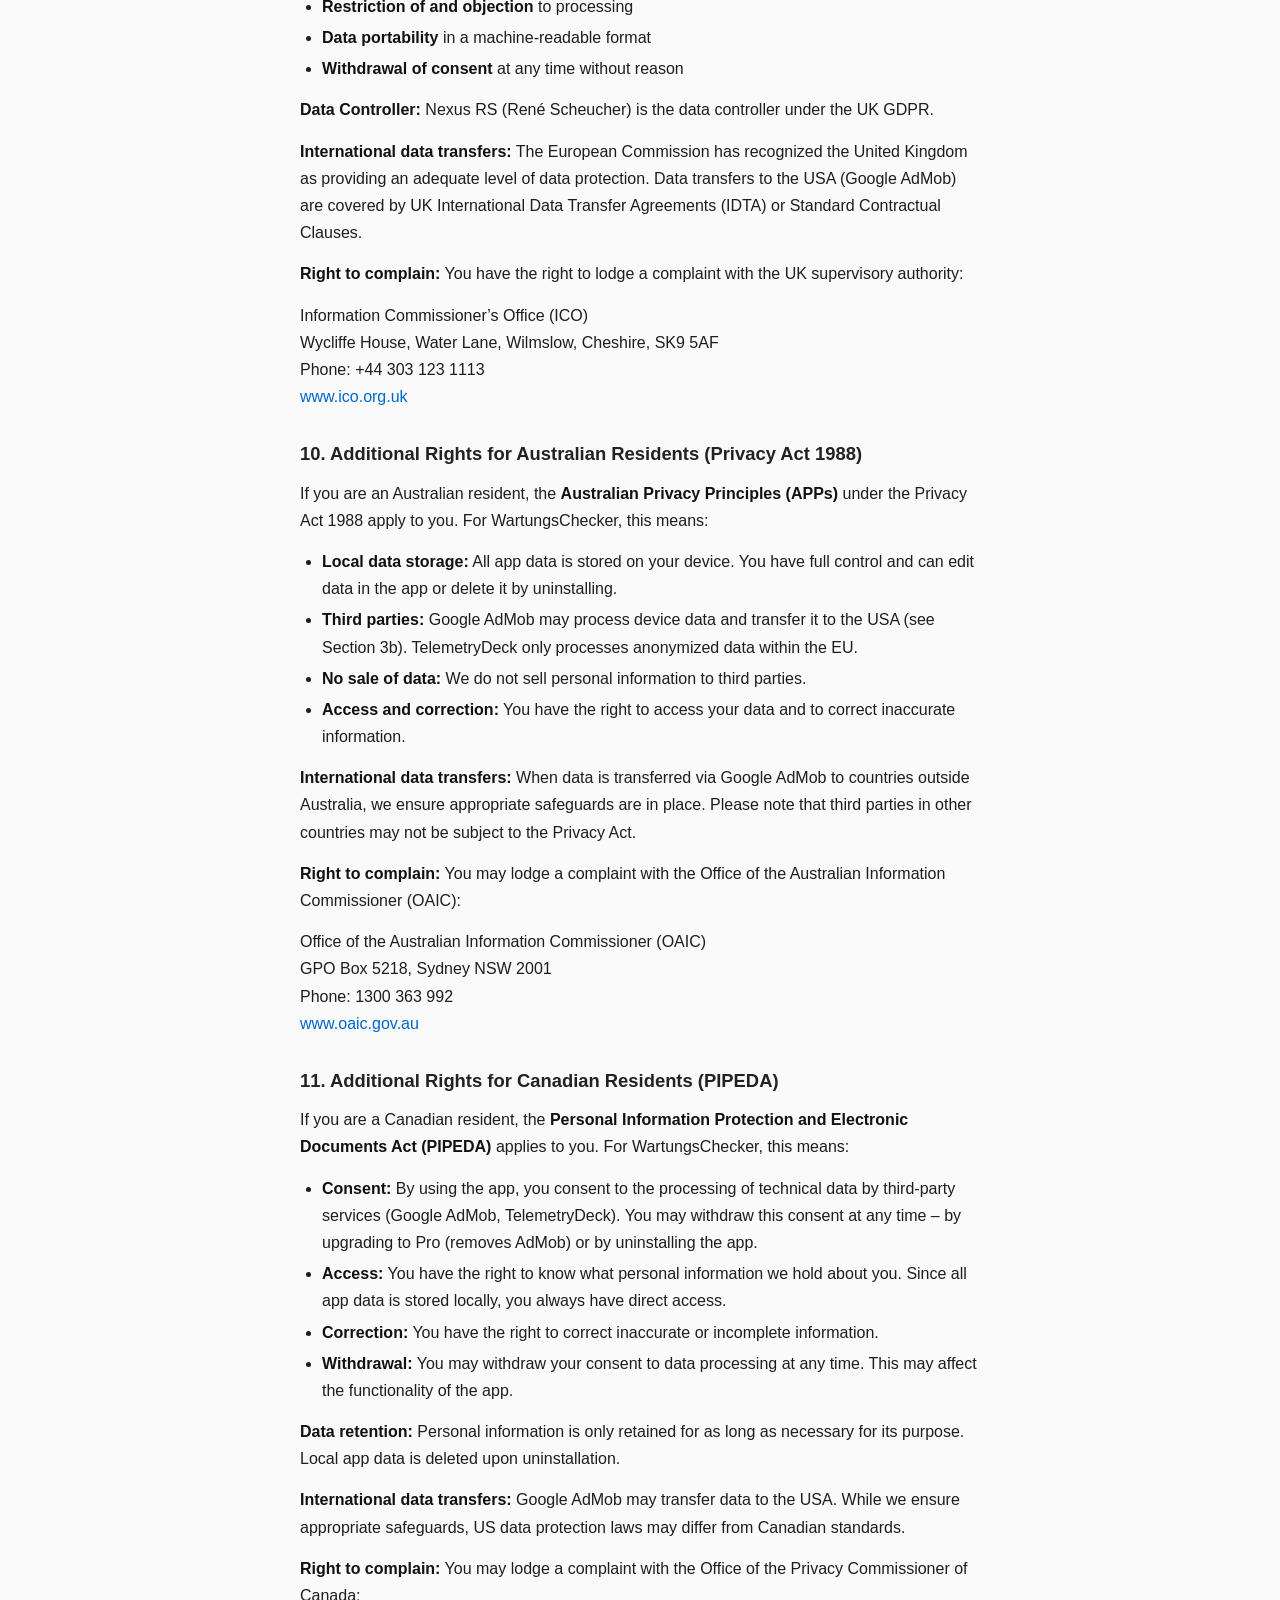
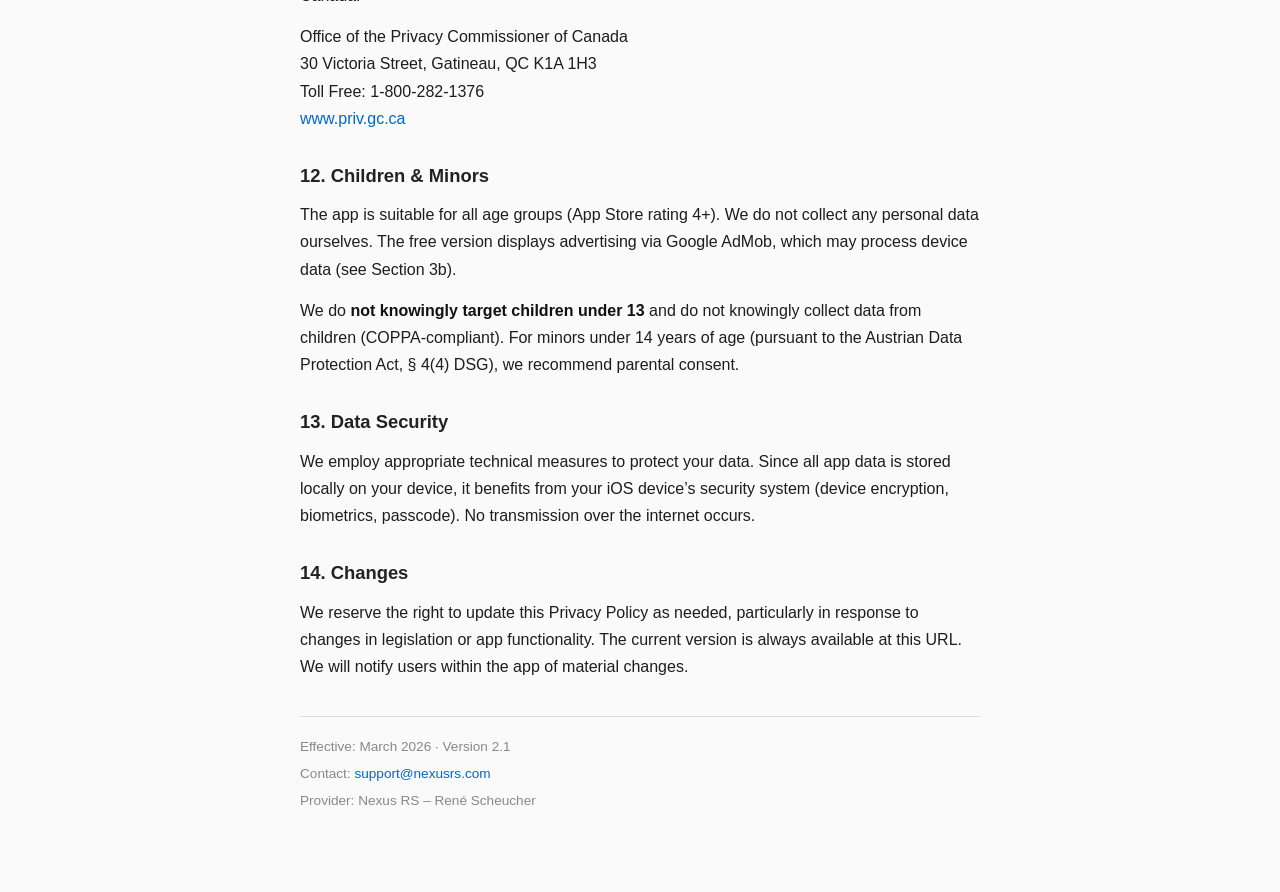
<file: privacy.html>
<!DOCTYPE html>
<html lang="de">
<head>
    <meta charset="UTF-8">
    <meta name="viewport" content="width=device-width, initial-scale=1.0">
    <title>Datenschutzerkl&auml;rung / Privacy Policy - WartungsChecker</title>
    <style>
        * { margin: 0; padding: 0; box-sizing: border-box; }
        body {
            font-family: -apple-system, BlinkMacSystemFont, 'Segoe UI', Roboto, sans-serif;
            line-height: 1.7;
            color: #1d1d1f;
            max-width: 720px;
            margin: 0 auto;
            padding: 32px 20px;
            background: #fafafa;
        }
        h1 { font-size: 1.7em; margin-bottom: 6px; color: #111; }
        h2 { font-size: 1.15em; margin-top: 28px; margin-bottom: 10px; color: #222; }
        h3 { font-size: 1em; margin-top: 18px; margin-bottom: 6px; color: #333; }
        p, ul { margin-bottom: 14px; }
        ul { padding-left: 22px; }
        li { margin-bottom: 4px; }
        .subtitle { color: #666; font-size: 0.9em; margin-bottom: 4px; }
        .effective { color: #888; font-size: 0.85em; margin-bottom: 28px; }
        .footer { margin-top: 36px; padding-top: 18px; border-top: 1px solid #ddd; color: #888; font-size: 0.85em; }
        .footer p { margin-bottom: 4px; }
        a { color: #0066cc; text-decoration: none; }
        a:hover { text-decoration: underline; }
        .lang-switch { text-align: right; margin-bottom: 20px; font-size: 0.9em; }
        .lang-switch a { text-decoration: none; padding: 5px 12px; border-radius: 6px; color: #555; }
        .lang-switch a.active { background: #0066cc; color: #fff; }
        .lang-switch a:hover:not(.active) { background: #e8e8e8; }
        .divider { margin: 48px 0; padding: 48px 0 0 0; border-top: 2px solid #ddd; }
        .highlight { background: #f0f4ff; border-left: 3px solid #0066cc; padding: 12px 16px; border-radius: 0 8px 8px 0; margin: 12px 0; }
        .highlight p { margin-bottom: 0; }
        strong { color: #111; }
    </style>
</head>
<body>
    <div class="lang-switch">
        <a href="#de" class="active">Deutsch</a>
        <a href="#en">English</a>
    </div>

    <!-- ==================== DEUTSCH ==================== -->
    <div id="de">
    <h1>Datenschutzerkl&auml;rung</h1>
    <p class="subtitle">WartungsChecker &ndash; iOS App</p>
    <p class="effective">Stand: M&auml;rz 2026 &middot; Version 2.1</p>

    <h2>1. Verantwortlicher</h2>
    <p>Nexus RS<br>Ren&eacute; Scheucher<br>E-Mail: <a href="mailto:support@nexusrs.com">support@nexusrs.com</a></p>
    <p>Der Verantwortliche im Sinne der Datenschutz-Grundverordnung (DSGVO) ist die oben genannte nat&uuml;rliche Person.</p>

    <h2>2. &Uuml;berblick &ndash; Welche Daten werden erhoben?</h2>
    <div class="highlight">
        <p><strong>Kurzfassung:</strong> WartungsChecker speichert alle deine Daten (Ger&auml;te, Wartungen, Notizen) ausschlie&szlig;lich lokal auf deinem Ger&auml;t. Die App erhebt selbst keine personenbezogenen Daten. Eingebundene Drittanbieter-Dienste (Google AdMob, TelemetryDeck) k&ouml;nnen jedoch technische Daten verarbeiten.</p>
    </div>
    <p>WartungsChecker verwaltet Wartungstermine f&uuml;r Haushaltsger&auml;te, technische Anlagen und Fahrzeuge. Alle App-Daten (Ger&auml;tenamen, Wartungsintervalle, Wartungshistorie, Notizen) werden <strong>ausschlie&szlig;lich lokal auf deinem Ger&auml;t</strong> gespeichert (Apple SwiftData). Diese Daten werden nicht an uns oder an Dritte &uuml;bermittelt und verlassen dein Ger&auml;t nicht.</p>
    <p>Die App selbst erhebt <strong>keine personenbezogenen Daten</strong> wie Name, E-Mail-Adresse, Standort, Kontakte oder Gesundheitsdaten.</p>

    <h2>3. Drittanbieter-Dienste</h2>
    <p>Die App nutzt folgende Drittanbieter-Dienste, die technische Daten verarbeiten k&ouml;nnen:</p>

    <h3>3a. Analyse &ndash; TelemetryDeck</h3>
    <p>Die App verwendet <strong>TelemetryDeck</strong> (TelemetryDeck GmbH, Deutschland), einen datenschutzkonformen Analysedienst mit Sitz in der EU. TelemetryDeck erfasst ausschlie&szlig;lich anonymisierte, aggregierte Nutzungsstatistiken:</p>
    <ul>
        <li>Welche Funktionen genutzt werden (z.&nbsp;B. Ger&auml;t hinzugef&uuml;gt, Wartung abgeschlossen)</li>
        <li>Allgemeine App-Nutzungsmuster (z.&nbsp;B. App-Start, Bildschirmaufrufe)</li>
        <li>Anonymisierte Kaufereignisse (Produkt-ID bei In-App-K&auml;ufen)</li>
    </ul>
    <p>Es werden <strong>keine personenbezogenen Daten</strong> erhoben, keine IP-Adressen gespeichert und kein ger&auml;te&uuml;bergreifendes Nutzer-Tracking durchgef&uuml;hrt. TelemetryDeck ist DSGVO-konform. Ein Consent-Banner ist gem&auml;&szlig; der ePrivacy-Richtlinie nicht erforderlich, da keine personenbezogenen Daten verarbeitet werden.</p>
    <p><strong>Datenaufbewahrung:</strong> Anonymisierte Daten werden f&uuml;r maximal 24 Monate gespeichert.</p>
    <p><strong>Rechtsgrundlage:</strong> Berechtigtes Interesse (Art.&nbsp;6 Abs.&nbsp;1 lit.&nbsp;f DSGVO) an der Verbesserung der App.</p>
    <p>Mehr Informationen: <a href="https://telemetrydeck.com/privacy/" target="_blank" rel="noopener">TelemetryDeck Datenschutzerkl&auml;rung</a></p>

    <h3>3b. Werbung &ndash; Google AdMob</h3>
    <p>Die kostenlose Version der App zeigt Werbeanzeigen &uuml;ber <strong>Google AdMob</strong> (Google LLC, 1600 Amphitheatre Parkway, Mountain View, CA 94043, USA) an. Die App fragt <strong>nicht</strong> nach Tracking-Erlaubnis (kein ATT-Dialog) und greift nicht auf die Werbe-ID (IDFA) zu. Google AdMob kann dennoch folgende Daten erheben:</p>
    <ul>
        <li><strong>IP-Adresse</strong> (zur Standortbestimmung auf Landesebene)</li>
        <li><strong>Ger&auml;teinformationen</strong> (Ger&auml;tetyp, Betriebssystem, Bildschirmgr&ouml;&szlig;e, Spracheinstellung)</li>
        <li><strong>Interaktionsdaten</strong> (Anzeigenaufrufe, Klicks, Verweildauer)</li>
        <li><strong>Netzwerkinformationen</strong> (Mobilfunkanbieter, Verbindungstyp)</li>
    </ul>
    <p>Ohne Zugriff auf die IDFA liefert Google &uuml;berwiegend <strong>kontextbezogene Werbung</strong> aus. Die erhobenen Daten k&ouml;nnen an Werbenetzwerke und Partner von Google weitergegeben werden.</p>
    <p><strong>Internationaler Datentransfer:</strong> Google LLC hat seinen Sitz in den USA. Die Daten&uuml;bertragung in die USA erfolgt auf Grundlage des EU-U.S. Data Privacy Framework (Angemessenheitsbeschluss der EU-Kommission gem&auml;&szlig; Art.&nbsp;45 DSGVO) sowie der Google-Standardvertragsklauseln (Art.&nbsp;46 Abs.&nbsp;2 lit.&nbsp;c DSGVO).</p>
    <p><strong>Werbung vollst&auml;ndig deaktivieren:</strong> Durch ein Upgrade auf die Pro-Version wird Google AdMob <strong>vollst&auml;ndig entfernt</strong> und es werden keine Werbedaten mehr erhoben.</p>
    <p><strong>Werbepersonalisierung einschr&auml;nken:</strong> Du kannst Googles Werbepersonalisierung &uuml;ber die <a href="https://adssettings.google.com" target="_blank" rel="noopener">Google Ads-Einstellungen</a> verwalten. Dies betrifft die Personalisierung der Anzeigen, nicht die grundlegende Datenerhebung durch AdMob.</p>
    <p><strong>Rechtsgrundlage:</strong> Berechtigtes Interesse (Art.&nbsp;6 Abs.&nbsp;1 lit.&nbsp;f DSGVO) an der Finanzierung der kostenlosen App-Version.</p>
    <p>Mehr Informationen: <a href="https://policies.google.com/privacy" target="_blank" rel="noopener">Google Datenschutzerkl&auml;rung</a> | <a href="https://policies.google.com/technologies/partner-sites" target="_blank" rel="noopener">Google Partner-Informationen</a></p>

    <h3>3c. Zahlungsabwicklung &ndash; Apple App Store</h3>
    <p>In-App-K&auml;ufe und Abonnements werden ausschlie&szlig;lich &uuml;ber Apples App Store abgewickelt. Wir haben <strong>keinen Zugriff</strong> auf deine Zahlungsdaten (Kreditkarte, Bankverbindung etc.). Apple verarbeitet diese Daten gem&auml;&szlig; der <a href="https://www.apple.com/legal/privacy/" target="_blank" rel="noopener">Apple Datenschutzrichtlinie</a>.</p>

    <h2>4. Benachrichtigungen</h2>
    <p>Die App sendet lokale Push-Benachrichtigungen zur Erinnerung an anstehende Wartungen. Diese werden vollst&auml;ndig auf deinem Ger&auml;t erzeugt und verarbeitet &ndash; es werden keine Daten an Server gesendet. Du kannst die Berechtigung jederzeit widerrufen: iOS-Einstellungen &rarr; WartungsChecker &rarr; Mitteilungen.</p>

    <h2>5. Datenspeicherung &amp; L&ouml;schung</h2>
    <p>Alle App-Daten werden lokal auf deinem Ger&auml;t gespeichert (Apple SwiftData). Durch <strong>Deinstallation der App</strong> werden alle lokalen Daten vollst&auml;ndig und unwiderruflich gel&ouml;scht.</p>
    <p>Von Drittanbietern erhobene Daten werden gem&auml;&szlig; deren jeweiliger Datenschutzerkl&auml;rung aufbewahrt:</p>
    <ul>
        <li><strong>TelemetryDeck:</strong> Anonymisierte Daten, max. 24 Monate</li>
        <li><strong>Google AdMob:</strong> Gem&auml;&szlig; <a href="https://policies.google.com/technologies/retention" target="_blank" rel="noopener">Google Aufbewahrungsrichtlinie</a></li>
    </ul>

    <h2>6. Deine Rechte (DSGVO)</h2>
    <p>Als Nutzer im Europ&auml;ischen Wirtschaftsraum (EWR) hast du folgende Rechte:</p>
    <ul>
        <li><strong>Auskunft</strong> (Art.&nbsp;15 DSGVO): Auskunft &uuml;ber verarbeitete Daten</li>
        <li><strong>Berichtigung</strong> (Art.&nbsp;16 DSGVO): Korrektur unrichtiger Daten</li>
        <li><strong>L&ouml;schung</strong> (Art.&nbsp;17 DSGVO): L&ouml;schung deiner Daten (&bdquo;Recht auf Vergessenwerden&ldquo;)</li>
        <li><strong>Einschr&auml;nkung</strong> (Art.&nbsp;18 DSGVO): Einschr&auml;nkung der Verarbeitung</li>
        <li><strong>Daten&uuml;bertragbarkeit</strong> (Art.&nbsp;20 DSGVO): Erhalt deiner Daten in maschinenlesbarem Format</li>
        <li><strong>Widerspruch</strong> (Art.&nbsp;21 DSGVO): Widerspruch gegen Verarbeitung auf Basis berechtigter Interessen</li>
        <li><strong>Widerruf der Einwilligung</strong> (Art.&nbsp;7 Abs.&nbsp;3 DSGVO): Jederzeit m&ouml;glich, ohne Angabe von Gr&uuml;nden</li>
    </ul>
    <p>Da alle App-Daten lokal gespeichert werden, hast du jederzeit volle Kontrolle direkt in der App. F&uuml;r Anfragen zu Drittanbieter-Daten kontaktiere uns per E-Mail: <a href="mailto:support@nexusrs.com">support@nexusrs.com</a>. Wir antworten innerhalb von 30 Tagen.</p>
    <p><strong>Beschwerderecht:</strong> Du hast das Recht, eine Beschwerde bei der zust&auml;ndigen Datenschutzaufsichtsbeh&ouml;rde einzureichen. In &Ouml;sterreich ist dies die:</p>
    <p>&Ouml;sterreichische Datenschutzbeh&ouml;rde<br>Barichgasse 40-42, 1030 Wien<br><a href="https://www.dsb.gv.at" target="_blank" rel="noopener">www.dsb.gv.at</a><br>E-Mail: <a href="mailto:dsb@dsb.gv.at">dsb@dsb.gv.at</a></p>

    <h2>7. Rechte f&uuml;r Nutzer in Kalifornien (CCPA/CPRA)</h2>
    <p>Bist du in Kalifornien (USA) ans&auml;ssig, hast du gem&auml;&szlig; dem California Consumer Privacy Act (CCPA) und dem California Privacy Rights Act (CPRA) folgende zus&auml;tzliche Rechte:</p>
    <ul>
        <li><strong>Recht auf Auskunft:</strong> Du kannst erfahren, welche Kategorien personenbezogener Daten &uuml;ber dich erhoben wurden und zu welchem Zweck.</li>
        <li><strong>Recht auf L&ouml;schung:</strong> Du kannst die L&ouml;schung deiner personenbezogenen Daten verlangen.</li>
        <li><strong>Recht auf Opt-out:</strong> Du hast das Recht, dem Verkauf oder der Weitergabe deiner personenbezogenen Daten zu widersprechen.</li>
        <li><strong>Recht auf Nichtdiskriminierung:</strong> Die Aus&uuml;bung deiner Rechte f&uuml;hrt nicht zu einer Benachteiligung.</li>
    </ul>
    <p><strong>Wir verkaufen keine personenbezogenen Daten.</strong> Die App erhebt selbst keine personenbezogenen Daten. Google AdMob kann im Rahmen der Werbung Ger&auml;teinformationen verarbeiten (siehe Abschnitt 3b). Zur Aus&uuml;bung deiner Rechte kontaktiere uns: <a href="mailto:support@nexusrs.com">support@nexusrs.com</a>.</p>

    <h2>8. CalOPPA-Konformit&auml;t</h2>
    <p>Gem&auml;&szlig; dem California Online Privacy Protection Act (CalOPPA) erkl&auml;ren wir Folgendes:</p>
    <ul>
        <li>Nutzer k&ouml;nnen unsere App anonym besuchen und nutzen.</li>
        <li>Diese Datenschutzerkl&auml;rung ist jederzeit &uuml;ber den Link in der App und auf dieser Webseite erreichbar.</li>
        <li>&Auml;nderungen an dieser Datenschutzerkl&auml;rung werden auf dieser Seite ver&ouml;ffentlicht.</li>
    </ul>
    <p><strong>Do Not Track (DNT):</strong> Die App wertet Do-Not-Track-Signale nicht aus, da sie kein eigenst&auml;ndiges Nutzer-Tracking durchf&uuml;hrt. Google AdMob kann eigene Tracking-Mechanismen verwenden &ndash; hierzu verweisen wir auf die <a href="https://policies.google.com/privacy" target="_blank" rel="noopener">Google Datenschutzerkl&auml;rung</a>.</p>

    <h2>9. Zus&auml;tzliche Rechte f&uuml;r Nutzer im Vereinigten K&ouml;nigreich (UK GDPR)</h2>
    <p>Seit dem Brexit gilt im Vereinigten K&ouml;nigreich die <strong>UK General Data Protection Regulation (UK GDPR)</strong> in Verbindung mit dem Data Protection Act 2018. Als Nutzer im Vereinigten K&ouml;nigreich hast du im Wesentlichen die gleichen Rechte wie unter der EU-DSGVO (siehe Abschnitt 6), insbesondere:</p>
    <ul>
        <li><strong>Auskunft, Berichtigung, L&ouml;schung</strong> deiner personenbezogenen Daten</li>
        <li><strong>Einschr&auml;nkung und Widerspruch</strong> gegen die Verarbeitung</li>
        <li><strong>Daten&uuml;bertragbarkeit</strong> in maschinenlesbarem Format</li>
        <li><strong>Widerruf der Einwilligung</strong> jederzeit ohne Angabe von Gr&uuml;nden</li>
    </ul>
    <p><strong>Datenverantwortlicher:</strong> Nexus RS (Ren&eacute; Scheucher) ist der Verantwortliche im Sinne der UK GDPR.</p>
    <p><strong>Internationaler Datentransfer:</strong> Die Europ&auml;ische Kommission hat dem Vereinigten K&ouml;nigreich ein angemessenes Datenschutzniveau bescheinigt. Daten&uuml;bertragungen in die USA (Google AdMob) erfolgen auf Grundlage von UK International Data Transfer Agreements (IDTA) bzw. Standardvertragsklauseln.</p>
    <p><strong>Beschwerderecht:</strong> Du hast das Recht, eine Beschwerde bei der britischen Datenschutzaufsichtsbeh&ouml;rde einzureichen:</p>
    <p>Information Commissioner&rsquo;s Office (ICO)<br>Wycliffe House, Water Lane, Wilmslow, Cheshire, SK9 5AF<br>Tel: +44 303 123 1113<br><a href="https://www.ico.org.uk" target="_blank" rel="noopener">www.ico.org.uk</a></p>

    <h2>10. Zus&auml;tzliche Rechte f&uuml;r Nutzer in Australien (Privacy Act 1988)</h2>
    <p>Bist du in Australien ans&auml;ssig, gelten f&uuml;r dich die <strong>Australian Privacy Principles (APPs)</strong> gem&auml;&szlig; dem Privacy Act 1988. F&uuml;r WartungsChecker bedeutet dies:</p>
    <ul>
        <li><strong>Lokale Datenspeicherung:</strong> Alle App-Daten werden auf deinem Ger&auml;t gespeichert. Du hast volle Kontrolle und kannst Daten jederzeit in der App bearbeiten oder durch Deinstallation l&ouml;schen.</li>
        <li><strong>Drittanbieter:</strong> Google AdMob kann Ger&auml;tedaten verarbeiten und in die USA &uuml;bertragen (siehe Abschnitt 3b). TelemetryDeck verarbeitet nur anonymisierte Daten innerhalb der EU.</li>
        <li><strong>Kein Verkauf von Daten:</strong> Wir verkaufen keine personenbezogenen Daten an Dritte.</li>
        <li><strong>Zugang und Korrektur:</strong> Du hast das Recht auf Zugang zu deinen Daten und auf Korrektur unrichtiger Informationen.</li>
    </ul>
    <p><strong>Internationaler Datentransfer:</strong> Wenn Daten &uuml;ber Google AdMob in L&auml;nder au&szlig;erhalb Australiens &uuml;bermittelt werden, stellen wir sicher, dass angemessene Schutzma&szlig;nahmen bestehen. Bitte beachte, dass Dritte in anderen L&auml;ndern m&ouml;glicherweise nicht dem Privacy Act unterliegen.</p>
    <p><strong>Beschwerderecht:</strong> Du kannst eine Beschwerde beim Office of the Australian Information Commissioner (OAIC) einreichen:</p>
    <p>Office of the Australian Information Commissioner (OAIC)<br>GPO Box 5218, Sydney NSW 2001<br>Tel: 1300 363 992<br><a href="https://www.oaic.gov.au" target="_blank" rel="noopener">www.oaic.gov.au</a></p>

    <h2>11. Zus&auml;tzliche Rechte f&uuml;r Nutzer in Kanada (PIPEDA)</h2>
    <p>Bist du in Kanada ans&auml;ssig, gelten f&uuml;r dich die Bestimmungen des <strong>Personal Information Protection and Electronic Documents Act (PIPEDA)</strong>. F&uuml;r WartungsChecker bedeutet dies:</p>
    <ul>
        <li><strong>Einwilligung:</strong> Durch die Nutzung der App stimmst du der Verarbeitung technischer Daten durch Drittanbieter (Google AdMob, TelemetryDeck) zu. Du kannst diese Einwilligung jederzeit widerrufen &ndash; durch Upgrade auf Pro (entfernt AdMob) oder durch Deinstallation der App.</li>
        <li><strong>Zugang:</strong> Du hast das Recht, Auskunft &uuml;ber die &uuml;ber dich gespeicherten Daten zu erhalten. Da alle App-Daten lokal gespeichert werden, hast du jederzeit direkten Zugriff.</li>
        <li><strong>Korrektur:</strong> Du hast das Recht auf Berichtigung unrichtiger oder unvollst&auml;ndiger Daten.</li>
        <li><strong>Widerruf:</strong> Du kannst deine Einwilligung zur Datenverarbeitung jederzeit widerrufen. Dies kann die Funktionalit&auml;t der App beeinflussen.</li>
    </ul>
    <p><strong>Datenspeicherung:</strong> Personenbezogene Daten werden nur so lange aufbewahrt, wie es f&uuml;r den jeweiligen Zweck erforderlich ist. Lokale App-Daten werden durch Deinstallation gel&ouml;scht.</p>
    <p><strong>Internationaler Datentransfer:</strong> Google AdMob kann Daten in die USA &uuml;bertragen. Obwohl wir angemessene Schutzma&szlig;nahmen sicherstellen, k&ouml;nnen die Datenschutzgesetze der USA von kanadischen Standards abweichen.</p>
    <p><strong>Beschwerderecht:</strong> Du kannst eine Beschwerde beim Office of the Privacy Commissioner of Canada einreichen:</p>
    <p>Office of the Privacy Commissioner of Canada<br>30 Victoria Street, Gatineau, QC K1A 1H3<br>Toll Free: 1-800-282-1376<br><a href="https://www.priv.gc.ca" target="_blank" rel="noopener">www.priv.gc.ca</a></p>

    <h2>12. Kinder &amp; Jugendliche</h2>
    <p>Die App ist f&uuml;r alle Altersgruppen geeignet (App Store Bewertung 4+). Wir erheben selbst keine personenbezogenen Daten. Die kostenlose Version zeigt Werbung &uuml;ber Google AdMob an, wobei Google Ger&auml;tedaten verarbeiten kann (siehe Abschnitt 3b).</p>
    <p>Wir richten uns <strong>nicht gezielt an Kinder unter 13 Jahren</strong> und erheben wissentlich keine Daten von Kindern (COPPA-konform). F&uuml;r Minderj&auml;hrige unter 14 Jahren (gem&auml;&szlig; &ouml;sterreichischem Datenschutzgesetz, &sect;&nbsp;4 Abs.&nbsp;4 DSG) empfehlen wir die Zustimmung eines Erziehungsberechtigten.</p>

    <h2>13. Datensicherheit</h2>
    <p>Wir setzen angemessene technische Ma&szlig;nahmen zum Schutz deiner Daten ein. Da alle App-Daten lokal auf deinem Ger&auml;t gespeichert werden, profitieren sie vom Sicherheitssystem deines iOS-Ger&auml;ts (Ger&auml;teverschl&uuml;sselung, Biometrie, Ger&auml;tecode). Eine &Uuml;bertragung &uuml;ber das Internet findet nicht statt.</p>

    <h2>14. &Auml;nderungen</h2>
    <p>Wir behalten uns vor, diese Datenschutzerkl&auml;rung bei Bedarf anzupassen, insbesondere bei &Auml;nderungen der Rechtslage oder Funktionalit&auml;t der App. Die aktuelle Fassung ist stets unter dieser URL abrufbar. Bei wesentlichen &Auml;nderungen informieren wir in der App.</p>

    <div class="footer">
        <p>Stand: M&auml;rz 2026 &middot; Version 2.1</p>
        <p>Kontakt: <a href="mailto:support@nexusrs.com">support@nexusrs.com</a></p>
        <p>Anbieter: Nexus RS &ndash; Ren&eacute; Scheucher</p>
    </div>
    </div>

    <!-- ==================== ENGLISH ==================== -->
    <div class="divider" id="en">
    <div class="lang-switch">
        <a href="#de">Deutsch</a>
        <a href="#en" class="active">English</a>
    </div>

    <h1>Privacy Policy</h1>
    <p class="subtitle">WartungsChecker &ndash; iOS App</p>
    <p class="effective">Effective: March 2026 &middot; Version 2.1</p>

    <h2>1. Data Controller</h2>
    <p>Nexus RS<br>Ren&eacute; Scheucher<br>Email: <a href="mailto:support@nexusrs.com">support@nexusrs.com</a></p>
    <p>The data controller within the meaning of the General Data Protection Regulation (GDPR) is the natural person named above.</p>

    <h2>2. Overview &ndash; What Data Is Collected?</h2>
    <div class="highlight">
        <p><strong>Summary:</strong> WartungsChecker stores all your data (devices, maintenance records, notes) exclusively on your device. The app itself does not collect any personal data. Integrated third-party services (Google AdMob, TelemetryDeck) may process technical data.</p>
    </div>
    <p>WartungsChecker manages maintenance schedules for household appliances, technical systems, and vehicles. All app data (device names, maintenance intervals, maintenance history, notes) is stored <strong>exclusively on your device</strong> (Apple SwiftData). This data is not transmitted to us or any third parties and never leaves your device.</p>
    <p>The app itself does <strong>not collect any personal data</strong> such as name, email address, location, contacts, or health data.</p>

    <h2>3. Third-Party Services</h2>
    <p>The app uses the following third-party services that may process technical data:</p>

    <h3>3a. Analytics &ndash; TelemetryDeck</h3>
    <p>The app uses <strong>TelemetryDeck</strong> (TelemetryDeck GmbH, Germany), a privacy-compliant analytics service based in the EU. TelemetryDeck collects only anonymized, aggregated usage statistics:</p>
    <ul>
        <li>Which features are used (e.g., device added, maintenance completed)</li>
        <li>General app usage patterns (e.g., app launches, screen views)</li>
        <li>Anonymized purchase events (product ID for in-app purchases)</li>
    </ul>
    <p><strong>No personal data</strong> is collected, no IP addresses are stored, and no cross-device user tracking is performed. TelemetryDeck is GDPR-compliant. No consent banner is required under the ePrivacy Directive, as no personal data is processed.</p>
    <p><strong>Data retention:</strong> Anonymized data is stored for a maximum of 24 months.</p>
    <p><strong>Legal basis:</strong> Legitimate interest (Art. 6(1)(f) GDPR) in improving the app.</p>
    <p>More information: <a href="https://telemetrydeck.com/privacy/" target="_blank" rel="noopener">TelemetryDeck Privacy Policy</a></p>

    <h3>3b. Advertising &ndash; Google AdMob</h3>
    <p>The free version of the app displays advertisements served by <strong>Google AdMob</strong> (Google LLC, 1600 Amphitheatre Parkway, Mountain View, CA 94043, USA). The app does <strong>not</strong> request tracking permission (no ATT prompt) and does not access your device&rsquo;s advertising identifier (IDFA). Google AdMob may still collect the following data:</p>
    <ul>
        <li><strong>IP address</strong> (for country-level location determination)</li>
        <li><strong>Device information</strong> (device type, operating system, screen size, language settings)</li>
        <li><strong>Interaction data</strong> (ad impressions, clicks, dwell time)</li>
        <li><strong>Network information</strong> (mobile carrier, connection type)</li>
    </ul>
    <p>Without IDFA access, Google primarily delivers <strong>contextual advertising</strong>. The collected data may be shared with advertising networks and Google partners.</p>
    <p><strong>International data transfer:</strong> Google LLC is based in the USA. Data transfer to the USA is based on the EU-U.S. Data Privacy Framework (adequacy decision by the European Commission pursuant to Art. 45 GDPR) and Google&rsquo;s Standard Contractual Clauses (Art. 46(2)(c) GDPR).</p>
    <p><strong>Disable advertising entirely:</strong> By upgrading to the Pro version, Google AdMob is <strong>completely removed</strong> and no advertising data will be collected.</p>
    <p><strong>Limit ad personalization:</strong> You can manage Google&rsquo;s ad personalization via <a href="https://adssettings.google.com" target="_blank" rel="noopener">Google Ads Settings</a>. This affects ad personalization only, not the basic data collection by AdMob.</p>
    <p><strong>Legal basis:</strong> Legitimate interest (Art. 6(1)(f) GDPR) in funding the free version of the app.</p>
    <p>More information: <a href="https://policies.google.com/privacy" target="_blank" rel="noopener">Google Privacy Policy</a> | <a href="https://policies.google.com/technologies/partner-sites" target="_blank" rel="noopener">Google Partner Information</a></p>

    <h3>3c. Payment Processing &ndash; Apple App Store</h3>
    <p>In-app purchases and subscriptions are handled exclusively by Apple&rsquo;s App Store. We have <strong>no access</strong> to your payment information (credit card, bank details, etc.). Apple processes this data in accordance with the <a href="https://www.apple.com/legal/privacy/" target="_blank" rel="noopener">Apple Privacy Policy</a>.</p>

    <h2>4. Notifications</h2>
    <p>The app sends local push notifications to remind you of upcoming maintenance. These are generated and processed entirely on your device &ndash; no data is sent to any server. You can revoke notification permissions at any time: iOS Settings &rarr; WartungsChecker &rarr; Notifications.</p>

    <h2>5. Data Storage &amp; Deletion</h2>
    <p>All app data is stored locally on your device (Apple SwiftData). <strong>Uninstalling the app</strong> will completely and irreversibly delete all local data.</p>
    <p>Data collected by third parties is retained according to their respective privacy policies:</p>
    <ul>
        <li><strong>TelemetryDeck:</strong> Anonymized data, max. 24 months</li>
        <li><strong>Google AdMob:</strong> Per <a href="https://policies.google.com/technologies/retention" target="_blank" rel="noopener">Google Retention Policy</a></li>
    </ul>

    <h2>6. Your Rights (GDPR)</h2>
    <p>As a user in the European Economic Area (EEA), you have the following rights:</p>
    <ul>
        <li><strong>Access</strong> (Art. 15 GDPR): Information about your processed data</li>
        <li><strong>Rectification</strong> (Art. 16 GDPR): Correction of inaccurate data</li>
        <li><strong>Erasure</strong> (Art. 17 GDPR): Deletion of your data (&ldquo;right to be forgotten&rdquo;)</li>
        <li><strong>Restriction</strong> (Art. 18 GDPR): Restriction of data processing</li>
        <li><strong>Data portability</strong> (Art. 20 GDPR): Receive your data in a machine-readable format</li>
        <li><strong>Objection</strong> (Art. 21 GDPR): Object to processing based on legitimate interests</li>
        <li><strong>Withdrawal of consent</strong> (Art. 7(3) GDPR): Withdraw consent at any time without reason</li>
    </ul>
    <p>Since all app data is stored locally, you have full control directly in the app. For inquiries about third-party data, contact us: <a href="mailto:support@nexusrs.com">support@nexusrs.com</a>. We will respond within 30 days.</p>
    <p><strong>Right to complain:</strong> You have the right to file a complaint with the competent data protection authority. In Austria, this is:</p>
    <p>Austrian Data Protection Authority (<em>&Ouml;sterreichische Datenschutzbeh&ouml;rde</em>)<br>Barichgasse 40-42, 1030 Vienna, Austria<br><a href="https://www.dsb.gv.at" target="_blank" rel="noopener">www.dsb.gv.at</a><br>Email: <a href="mailto:dsb@dsb.gv.at">dsb@dsb.gv.at</a></p>

    <h2>7. Rights for California Residents (CCPA/CPRA)</h2>
    <p>If you are a California resident, you have the following additional rights under the California Consumer Privacy Act (CCPA) and the California Privacy Rights Act (CPRA):</p>
    <ul>
        <li><strong>Right to Know:</strong> You may request what categories of personal information have been collected about you and for what purpose.</li>
        <li><strong>Right to Delete:</strong> You may request deletion of your personal information.</li>
        <li><strong>Right to Opt-Out:</strong> You have the right to opt out of the sale or sharing of your personal information.</li>
        <li><strong>Right to Non-Discrimination:</strong> Exercising your rights will not result in discriminatory treatment.</li>
    </ul>
    <p><strong>We do not sell personal information.</strong> The app itself does not collect personal data. Google AdMob may process device information for advertising purposes (see Section 3b). To exercise your rights, contact us: <a href="mailto:support@nexusrs.com">support@nexusrs.com</a>.</p>

    <h2>8. CalOPPA Compliance</h2>
    <p>In accordance with the California Online Privacy Protection Act (CalOPPA), we state the following:</p>
    <ul>
        <li>Users can visit and use our app anonymously.</li>
        <li>This Privacy Policy is accessible at all times via the link in the app and on this webpage.</li>
        <li>Changes to this Privacy Policy will be published on this page.</li>
    </ul>
    <p><strong>Do Not Track (DNT):</strong> The app does not respond to Do Not Track signals, as it does not perform any proprietary user tracking. Google AdMob may use its own tracking mechanisms &ndash; please refer to the <a href="https://policies.google.com/privacy" target="_blank" rel="noopener">Google Privacy Policy</a>.</p>

    <h2>9. Additional Rights for United Kingdom Residents (UK GDPR)</h2>
    <p>Since Brexit, the <strong>UK General Data Protection Regulation (UK GDPR)</strong> together with the Data Protection Act 2018 applies in the United Kingdom. As a UK resident, you have substantially the same rights as under the EU GDPR (see Section 6), including:</p>
    <ul>
        <li><strong>Access, rectification, erasure</strong> of your personal data</li>
        <li><strong>Restriction of and objection</strong> to processing</li>
        <li><strong>Data portability</strong> in a machine-readable format</li>
        <li><strong>Withdrawal of consent</strong> at any time without reason</li>
    </ul>
    <p><strong>Data Controller:</strong> Nexus RS (Ren&eacute; Scheucher) is the data controller under the UK GDPR.</p>
    <p><strong>International data transfers:</strong> The European Commission has recognized the United Kingdom as providing an adequate level of data protection. Data transfers to the USA (Google AdMob) are covered by UK International Data Transfer Agreements (IDTA) or Standard Contractual Clauses.</p>
    <p><strong>Right to complain:</strong> You have the right to lodge a complaint with the UK supervisory authority:</p>
    <p>Information Commissioner&rsquo;s Office (ICO)<br>Wycliffe House, Water Lane, Wilmslow, Cheshire, SK9 5AF<br>Phone: +44 303 123 1113<br><a href="https://www.ico.org.uk" target="_blank" rel="noopener">www.ico.org.uk</a></p>

    <h2>10. Additional Rights for Australian Residents (Privacy Act 1988)</h2>
    <p>If you are an Australian resident, the <strong>Australian Privacy Principles (APPs)</strong> under the Privacy Act 1988 apply to you. For WartungsChecker, this means:</p>
    <ul>
        <li><strong>Local data storage:</strong> All app data is stored on your device. You have full control and can edit data in the app or delete it by uninstalling.</li>
        <li><strong>Third parties:</strong> Google AdMob may process device data and transfer it to the USA (see Section 3b). TelemetryDeck only processes anonymized data within the EU.</li>
        <li><strong>No sale of data:</strong> We do not sell personal information to third parties.</li>
        <li><strong>Access and correction:</strong> You have the right to access your data and to correct inaccurate information.</li>
    </ul>
    <p><strong>International data transfers:</strong> When data is transferred via Google AdMob to countries outside Australia, we ensure appropriate safeguards are in place. Please note that third parties in other countries may not be subject to the Privacy Act.</p>
    <p><strong>Right to complain:</strong> You may lodge a complaint with the Office of the Australian Information Commissioner (OAIC):</p>
    <p>Office of the Australian Information Commissioner (OAIC)<br>GPO Box 5218, Sydney NSW 2001<br>Phone: 1300 363 992<br><a href="https://www.oaic.gov.au" target="_blank" rel="noopener">www.oaic.gov.au</a></p>

    <h2>11. Additional Rights for Canadian Residents (PIPEDA)</h2>
    <p>If you are a Canadian resident, the <strong>Personal Information Protection and Electronic Documents Act (PIPEDA)</strong> applies to you. For WartungsChecker, this means:</p>
    <ul>
        <li><strong>Consent:</strong> By using the app, you consent to the processing of technical data by third-party services (Google AdMob, TelemetryDeck). You may withdraw this consent at any time &ndash; by upgrading to Pro (removes AdMob) or by uninstalling the app.</li>
        <li><strong>Access:</strong> You have the right to know what personal information we hold about you. Since all app data is stored locally, you always have direct access.</li>
        <li><strong>Correction:</strong> You have the right to correct inaccurate or incomplete information.</li>
        <li><strong>Withdrawal:</strong> You may withdraw your consent to data processing at any time. This may affect the functionality of the app.</li>
    </ul>
    <p><strong>Data retention:</strong> Personal information is only retained for as long as necessary for its purpose. Local app data is deleted upon uninstallation.</p>
    <p><strong>International data transfers:</strong> Google AdMob may transfer data to the USA. While we ensure appropriate safeguards, US data protection laws may differ from Canadian standards.</p>
    <p><strong>Right to complain:</strong> You may lodge a complaint with the Office of the Privacy Commissioner of Canada:</p>
    <p>Office of the Privacy Commissioner of Canada<br>30 Victoria Street, Gatineau, QC K1A 1H3<br>Toll Free: 1-800-282-1376<br><a href="https://www.priv.gc.ca" target="_blank" rel="noopener">www.priv.gc.ca</a></p>

    <h2>12. Children &amp; Minors</h2>
    <p>The app is suitable for all age groups (App Store rating 4+). We do not collect any personal data ourselves. The free version displays advertising via Google AdMob, which may process device data (see Section 3b).</p>
    <p>We do <strong>not knowingly target children under 13</strong> and do not knowingly collect data from children (COPPA-compliant). For minors under 14 years of age (pursuant to the Austrian Data Protection Act, &sect; 4(4) DSG), we recommend parental consent.</p>

    <h2>13. Data Security</h2>
    <p>We employ appropriate technical measures to protect your data. Since all app data is stored locally on your device, it benefits from your iOS device&rsquo;s security system (device encryption, biometrics, passcode). No transmission over the internet occurs.</p>

    <h2>14. Changes</h2>
    <p>We reserve the right to update this Privacy Policy as needed, particularly in response to changes in legislation or app functionality. The current version is always available at this URL. We will notify users within the app of material changes.</p>

    <div class="footer">
        <p>Effective: March 2026 &middot; Version 2.1</p>
        <p>Contact: <a href="mailto:support@nexusrs.com">support@nexusrs.com</a></p>
        <p>Provider: Nexus RS &ndash; Ren&eacute; Scheucher</p>
    </div>
    </div>
</body>
</html>
</file>
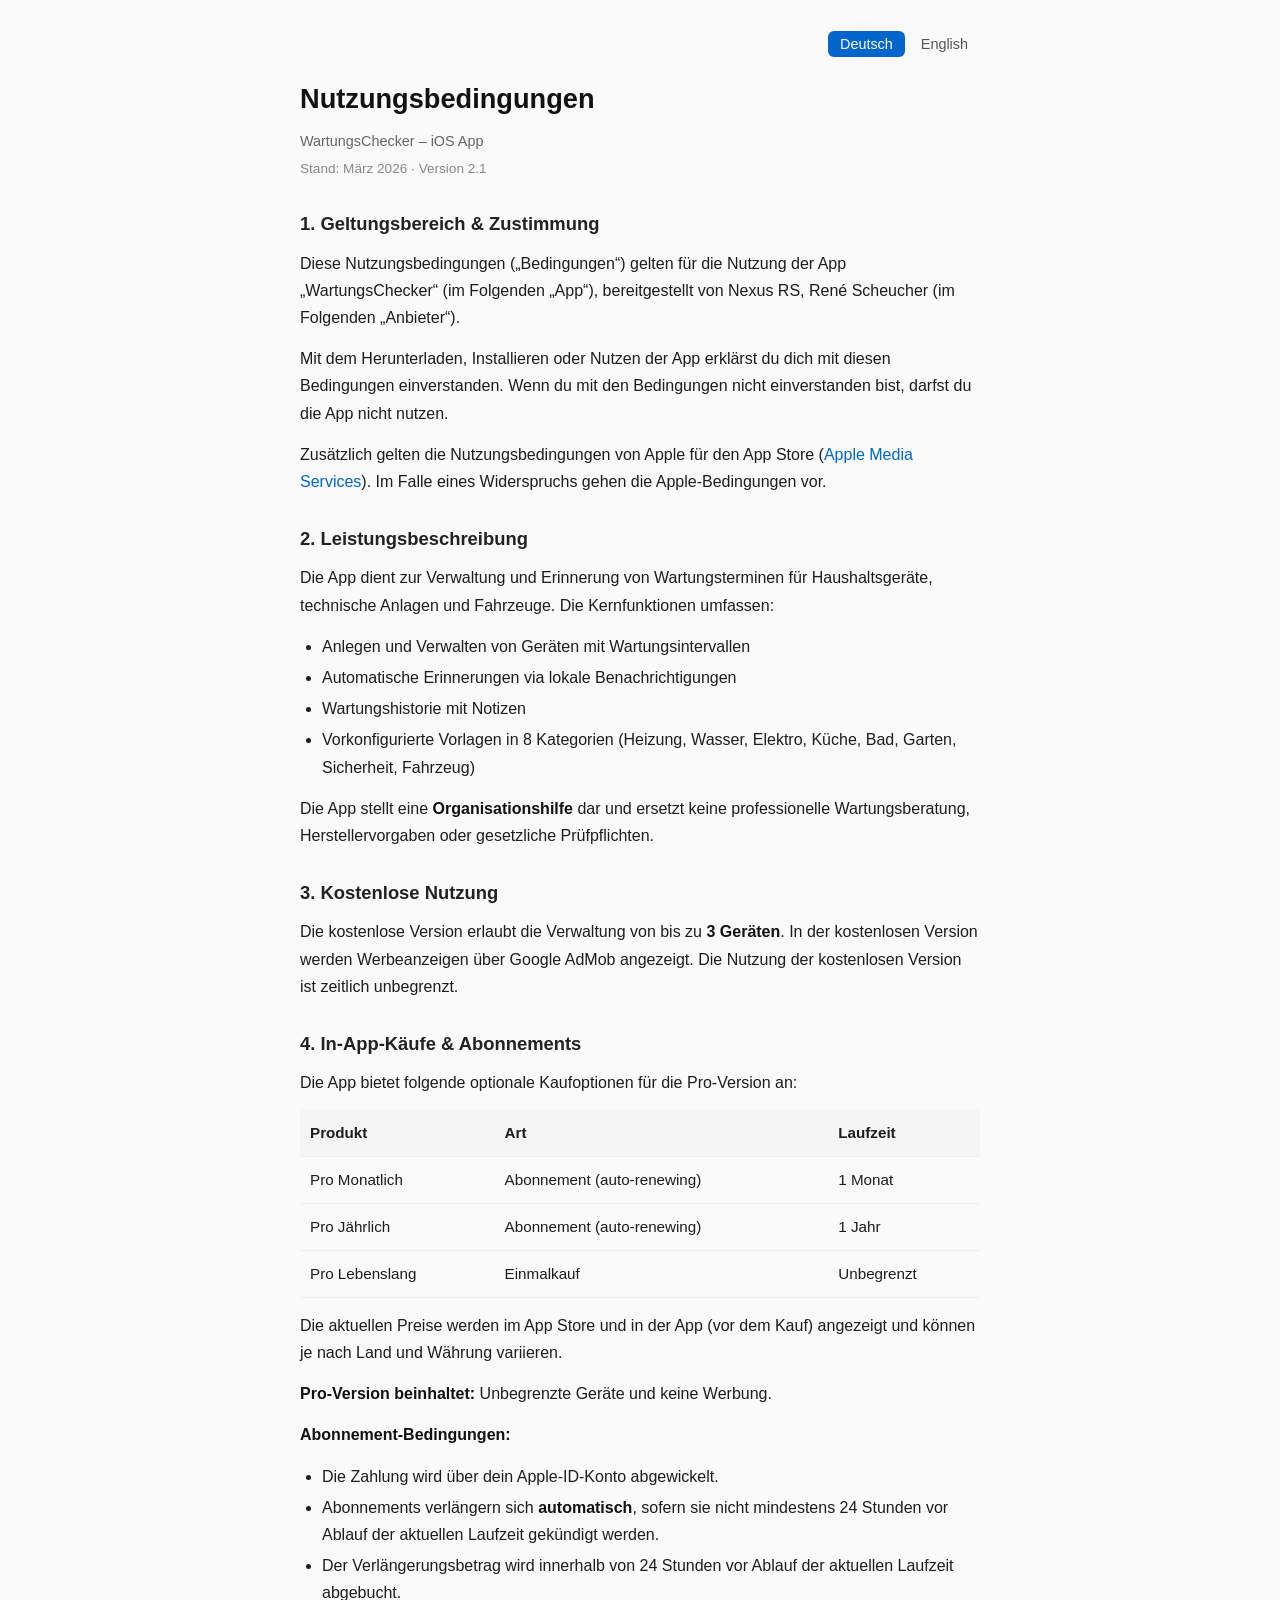
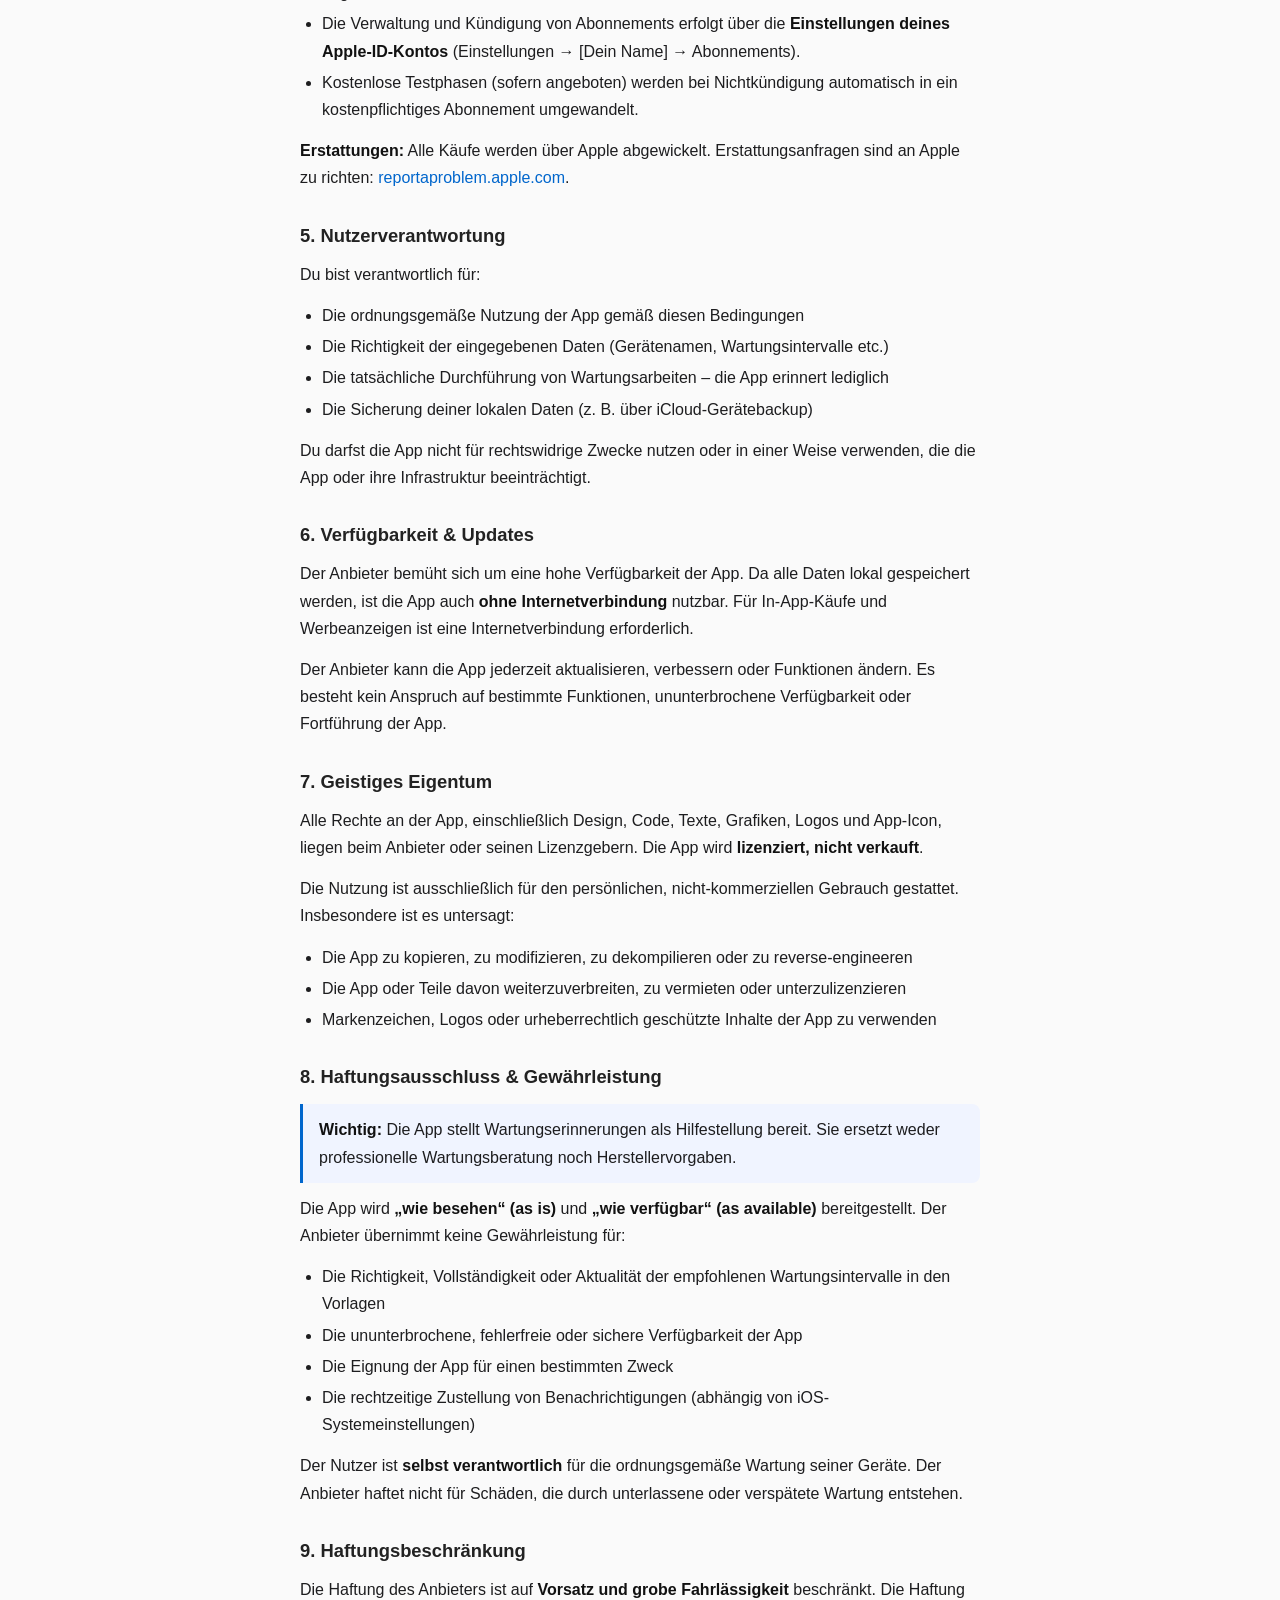
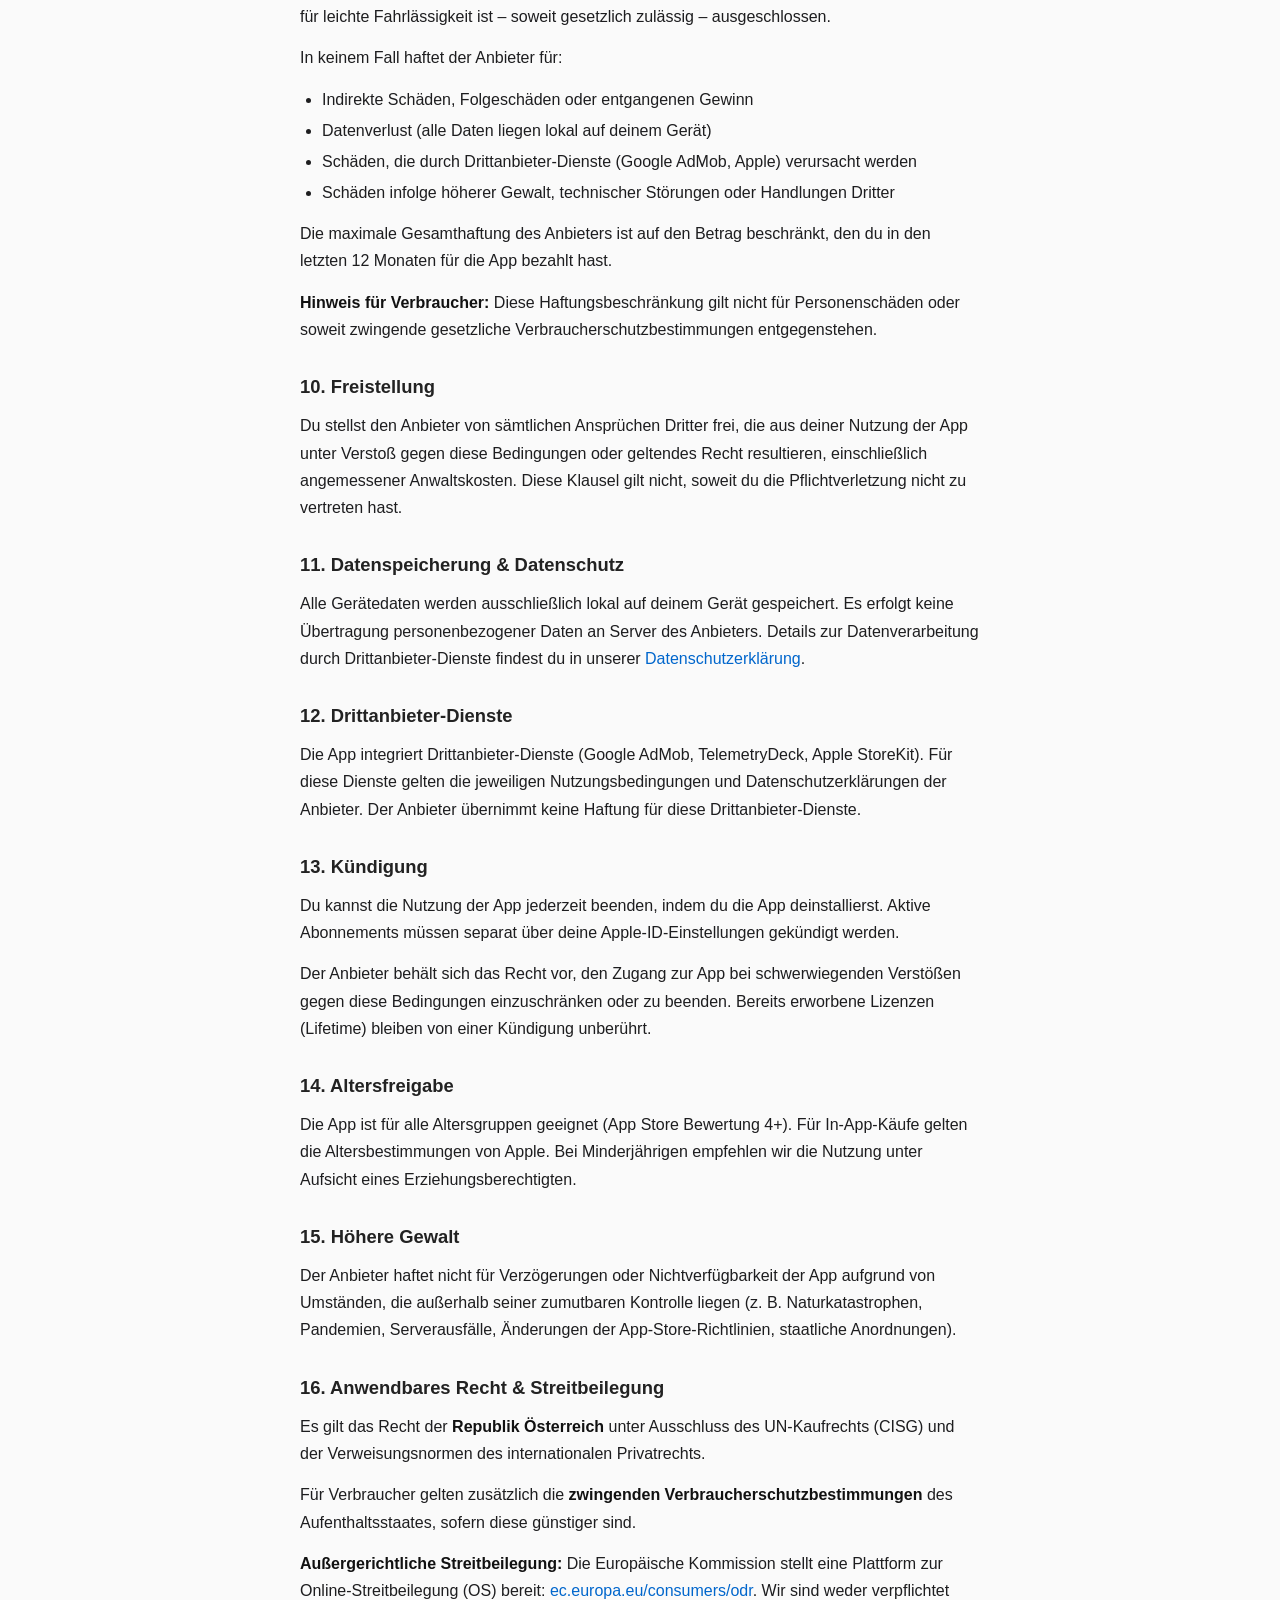
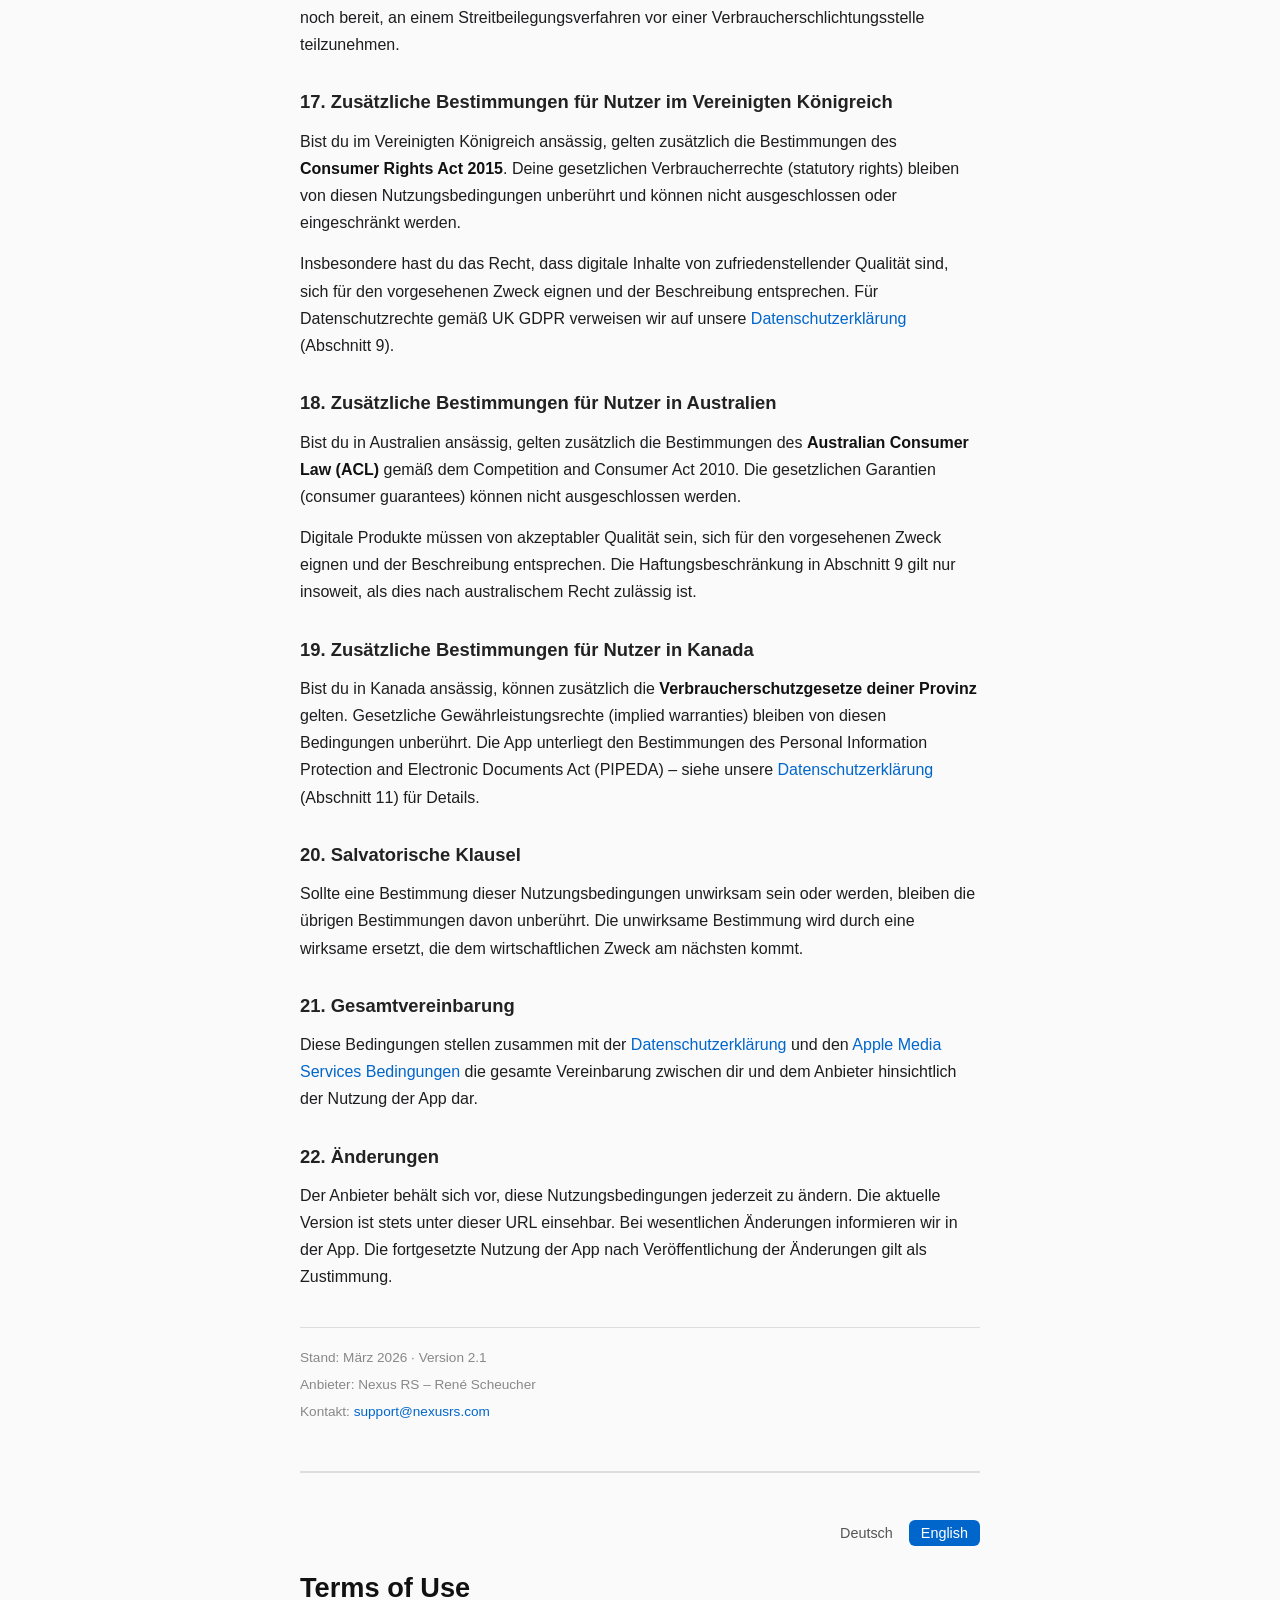
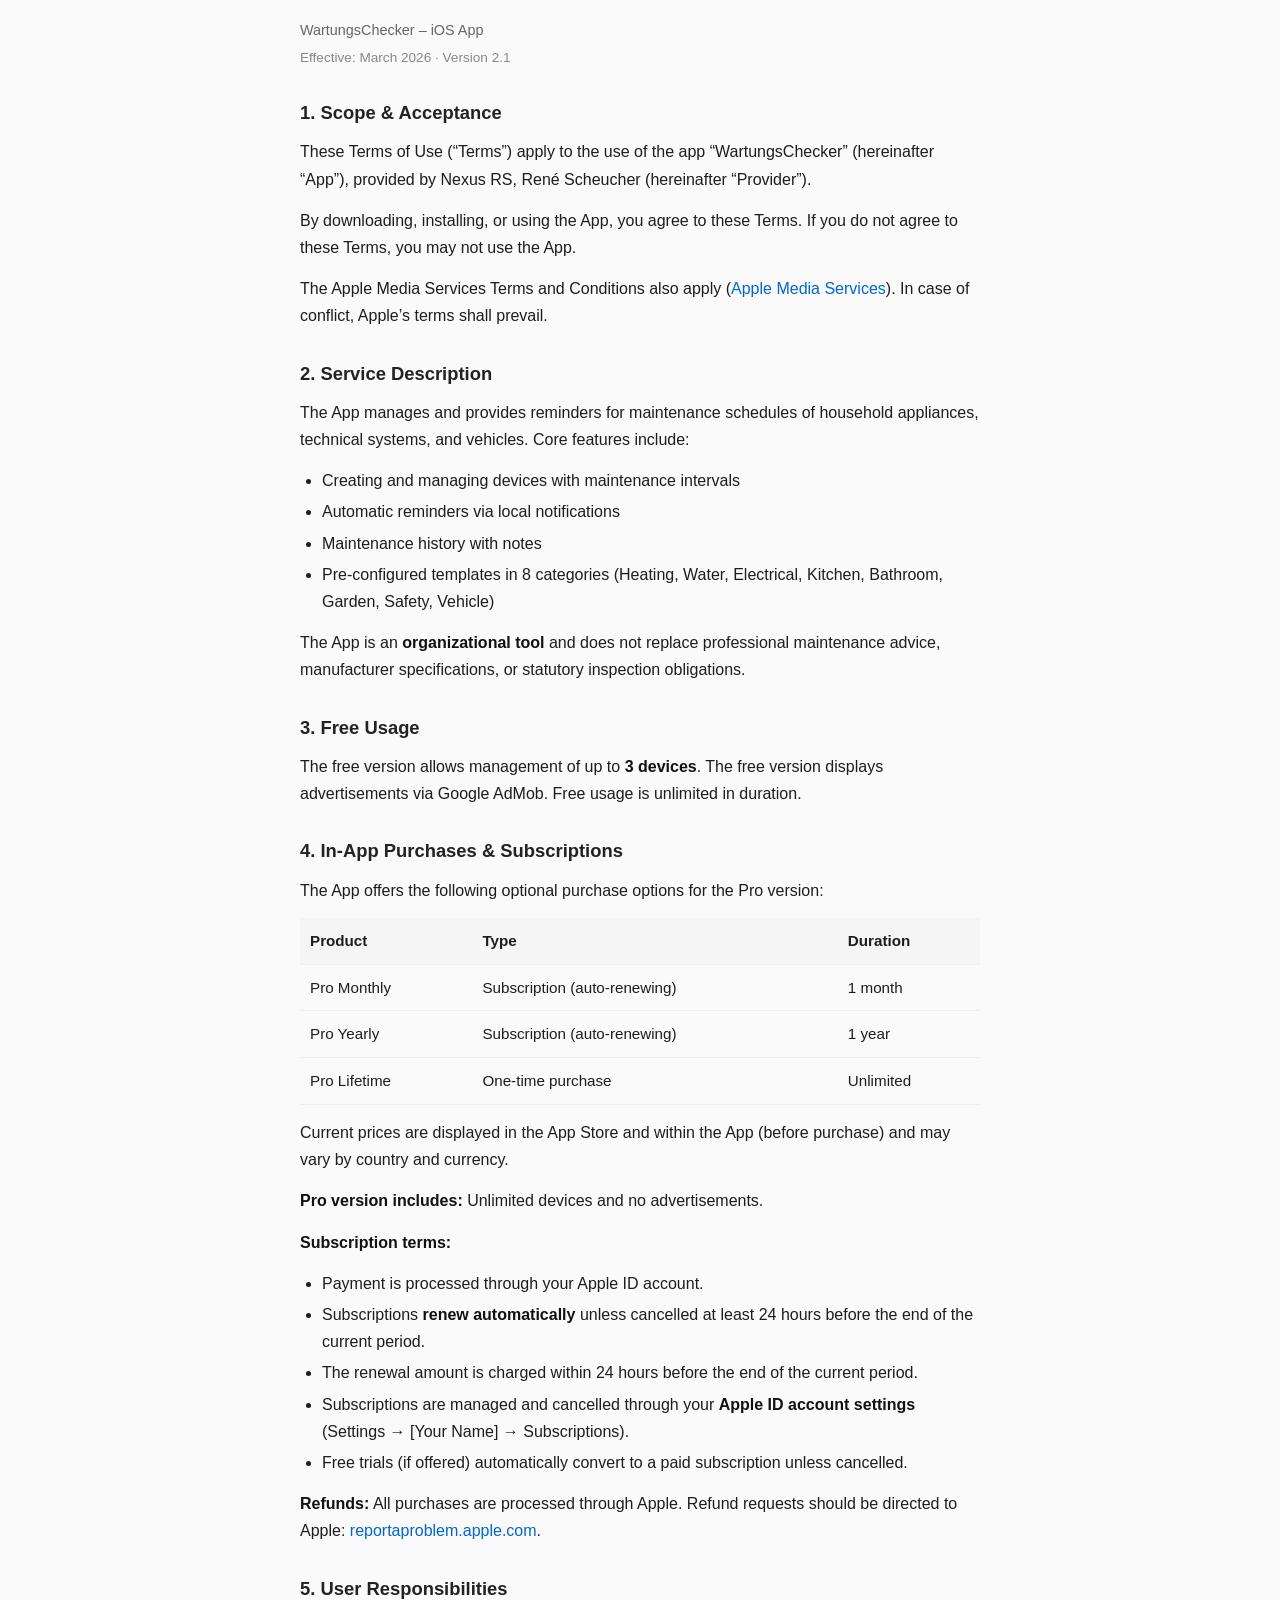
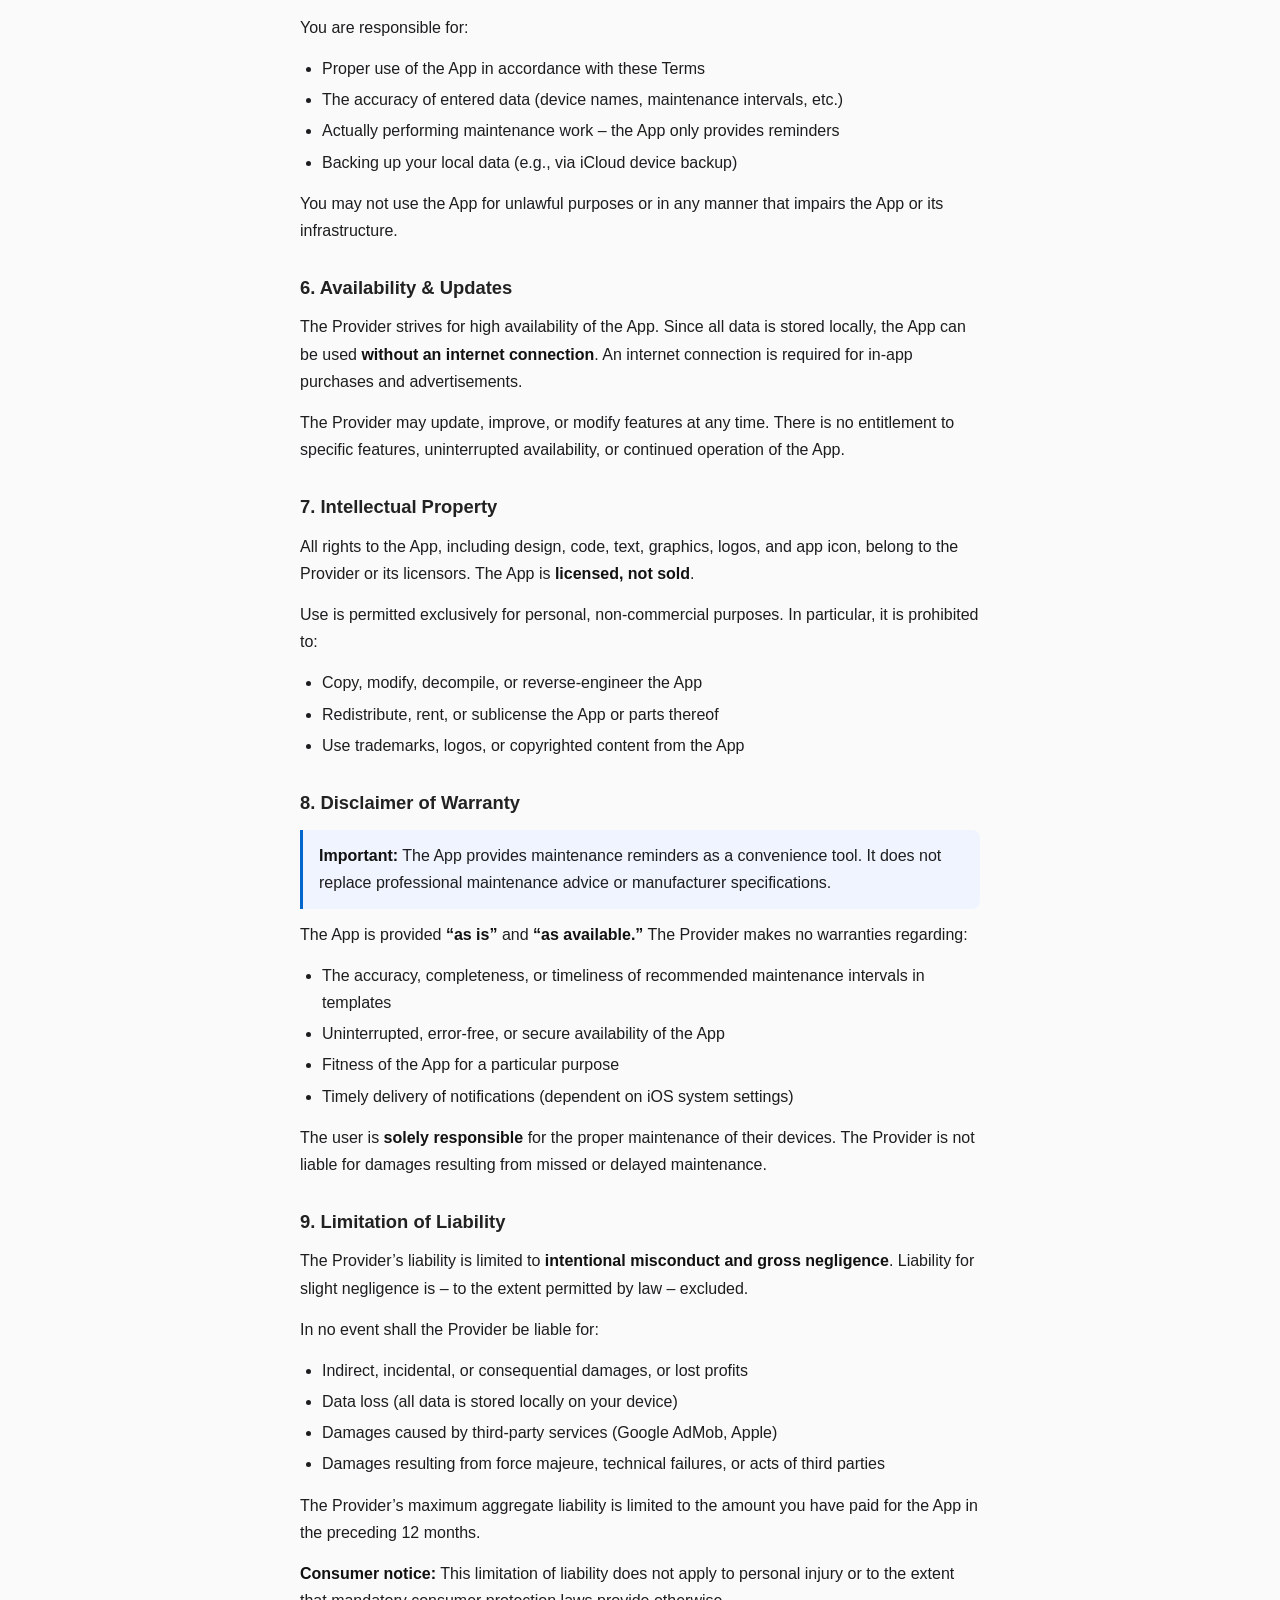
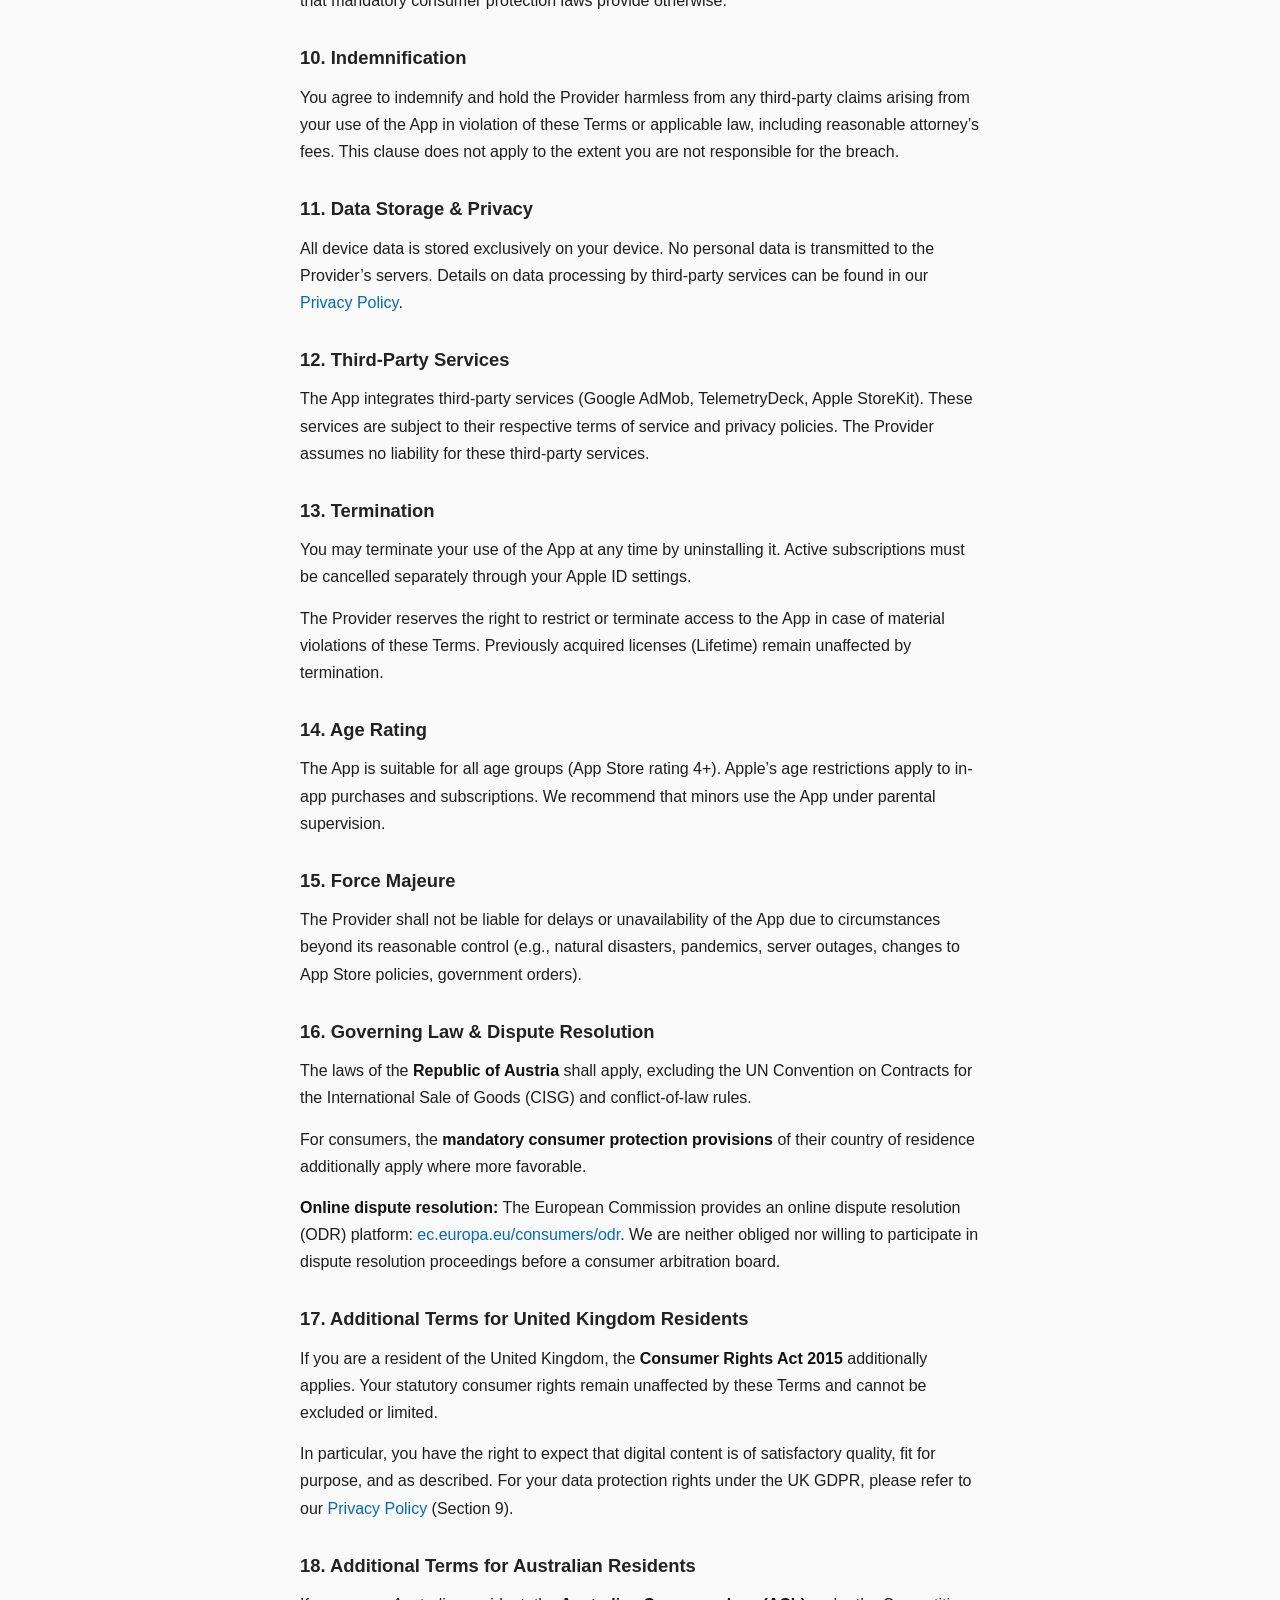
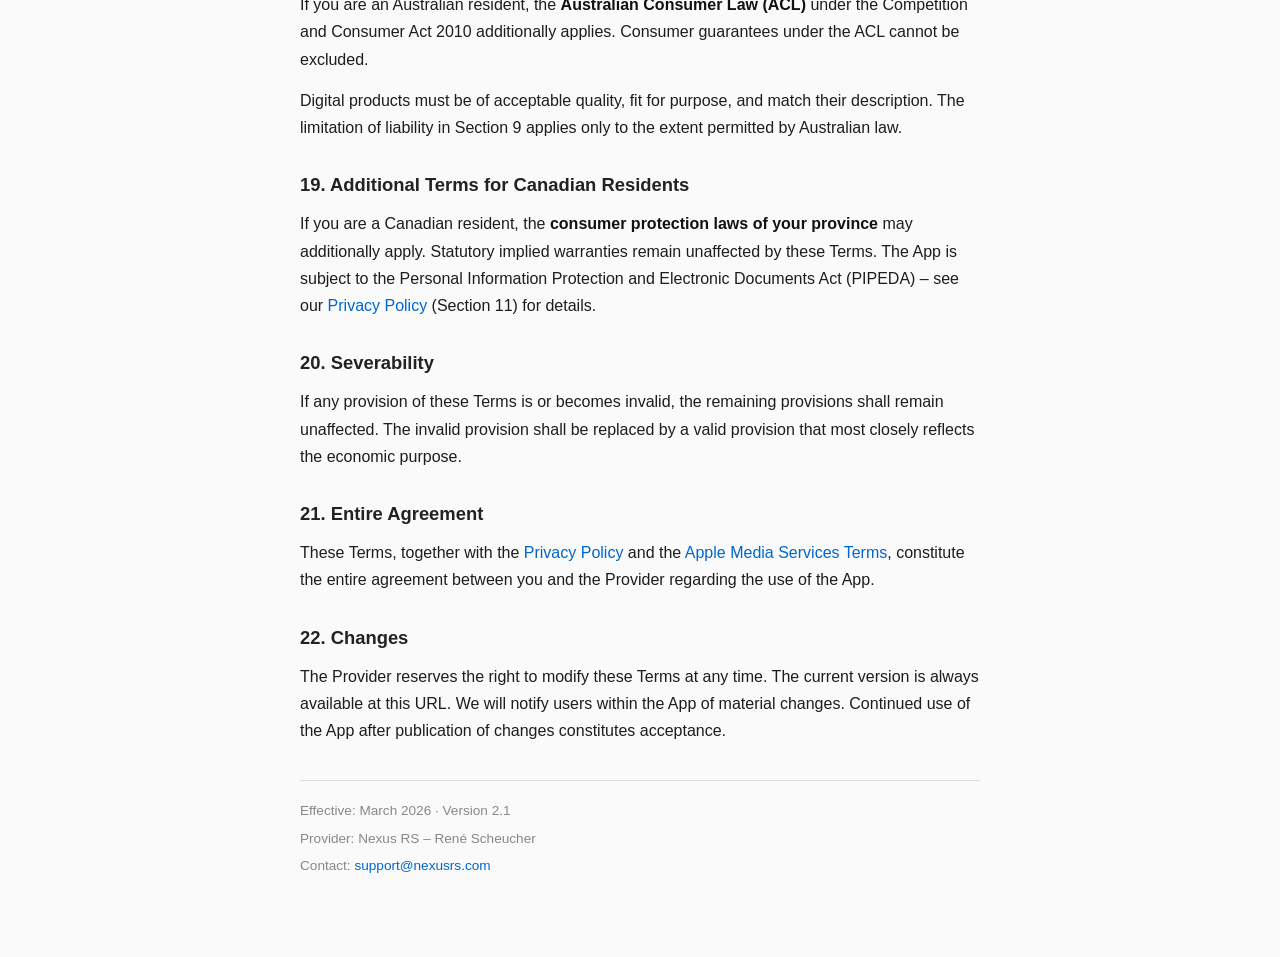
<file: terms.html>
<!DOCTYPE html>
<html lang="de">
<head>
    <meta charset="UTF-8">
    <meta name="viewport" content="width=device-width, initial-scale=1.0">
    <title>Nutzungsbedingungen / Terms of Use - WartungsChecker</title>
    <style>
        * { margin: 0; padding: 0; box-sizing: border-box; }
        body {
            font-family: -apple-system, BlinkMacSystemFont, 'Segoe UI', Roboto, sans-serif;
            line-height: 1.7;
            color: #1d1d1f;
            max-width: 720px;
            margin: 0 auto;
            padding: 32px 20px;
            background: #fafafa;
        }
        h1 { font-size: 1.7em; margin-bottom: 6px; color: #111; }
        h2 { font-size: 1.15em; margin-top: 28px; margin-bottom: 10px; color: #222; }
        p, ul { margin-bottom: 14px; }
        ul { padding-left: 22px; }
        li { margin-bottom: 4px; }
        .subtitle { color: #666; font-size: 0.9em; margin-bottom: 4px; }
        .effective { color: #888; font-size: 0.85em; margin-bottom: 28px; }
        .footer { margin-top: 36px; padding-top: 18px; border-top: 1px solid #ddd; color: #888; font-size: 0.85em; }
        .footer p { margin-bottom: 4px; }
        a { color: #0066cc; text-decoration: none; }
        a:hover { text-decoration: underline; }
        table { width: 100%; border-collapse: collapse; margin: 10px 0 14px 0; font-size: 0.95em; }
        th, td { text-align: left; padding: 10px; border-bottom: 1px solid #eee; }
        th { font-weight: 600; background: #f5f5f5; }
        .lang-switch { text-align: right; margin-bottom: 20px; font-size: 0.9em; }
        .lang-switch a { text-decoration: none; padding: 5px 12px; border-radius: 6px; color: #555; }
        .lang-switch a.active { background: #0066cc; color: #fff; }
        .lang-switch a:hover:not(.active) { background: #e8e8e8; }
        .divider { margin: 48px 0; padding: 48px 0 0 0; border-top: 2px solid #ddd; }
        .highlight { background: #f0f4ff; border-left: 3px solid #0066cc; padding: 12px 16px; border-radius: 0 8px 8px 0; margin: 12px 0; }
        .highlight p { margin-bottom: 0; }
        strong { color: #111; }
    </style>
</head>
<body>
    <div class="lang-switch">
        <a href="#de" class="active">Deutsch</a>
        <a href="#en">English</a>
    </div>

    <!-- ==================== DEUTSCH ==================== -->
    <div id="de">
    <h1>Nutzungsbedingungen</h1>
    <p class="subtitle">WartungsChecker &ndash; iOS App</p>
    <p class="effective">Stand: M&auml;rz 2026 &middot; Version 2.1</p>

    <h2>1. Geltungsbereich &amp; Zustimmung</h2>
    <p>Diese Nutzungsbedingungen (&bdquo;Bedingungen&ldquo;) gelten f&uuml;r die Nutzung der App &bdquo;WartungsChecker&ldquo; (im Folgenden &bdquo;App&ldquo;), bereitgestellt von Nexus RS, Ren&eacute; Scheucher (im Folgenden &bdquo;Anbieter&ldquo;).</p>
    <p>Mit dem Herunterladen, Installieren oder Nutzen der App erkl&auml;rst du dich mit diesen Bedingungen einverstanden. Wenn du mit den Bedingungen nicht einverstanden bist, darfst du die App nicht nutzen.</p>
    <p>Zus&auml;tzlich gelten die Nutzungsbedingungen von Apple f&uuml;r den App Store (<a href="https://www.apple.com/legal/internet-services/itunes/" target="_blank" rel="noopener">Apple Media Services</a>). Im Falle eines Widerspruchs gehen die Apple-Bedingungen vor.</p>

    <h2>2. Leistungsbeschreibung</h2>
    <p>Die App dient zur Verwaltung und Erinnerung von Wartungsterminen f&uuml;r Haushaltsger&auml;te, technische Anlagen und Fahrzeuge. Die Kernfunktionen umfassen:</p>
    <ul>
        <li>Anlegen und Verwalten von Ger&auml;ten mit Wartungsintervallen</li>
        <li>Automatische Erinnerungen via lokale Benachrichtigungen</li>
        <li>Wartungshistorie mit Notizen</li>
        <li>Vorkonfigurierte Vorlagen in 8 Kategorien (Heizung, Wasser, Elektro, K&uuml;che, Bad, Garten, Sicherheit, Fahrzeug)</li>
    </ul>
    <p>Die App stellt eine <strong>Organisationshilfe</strong> dar und ersetzt keine professionelle Wartungsberatung, Herstellervorgaben oder gesetzliche Pr&uuml;fpflichten.</p>

    <h2>3. Kostenlose Nutzung</h2>
    <p>Die kostenlose Version erlaubt die Verwaltung von bis zu <strong>3 Ger&auml;ten</strong>. In der kostenlosen Version werden Werbeanzeigen &uuml;ber Google AdMob angezeigt. Die Nutzung der kostenlosen Version ist zeitlich unbegrenzt.</p>

    <h2>4. In-App-K&auml;ufe &amp; Abonnements</h2>
    <p>Die App bietet folgende optionale Kaufoptionen f&uuml;r die Pro-Version an:</p>
    <table>
        <tr><th>Produkt</th><th>Art</th><th>Laufzeit</th></tr>
        <tr><td>Pro Monatlich</td><td>Abonnement (auto-renewing)</td><td>1 Monat</td></tr>
        <tr><td>Pro J&auml;hrlich</td><td>Abonnement (auto-renewing)</td><td>1 Jahr</td></tr>
        <tr><td>Pro Lebenslang</td><td>Einmalkauf</td><td>Unbegrenzt</td></tr>
    </table>
    <p>Die aktuellen Preise werden im App Store und in der App (vor dem Kauf) angezeigt und k&ouml;nnen je nach Land und W&auml;hrung variieren.</p>
    <p><strong>Pro-Version beinhaltet:</strong> Unbegrenzte Ger&auml;te und keine Werbung.</p>
    <p><strong>Abonnement-Bedingungen:</strong></p>
    <ul>
        <li>Die Zahlung wird &uuml;ber dein Apple-ID-Konto abgewickelt.</li>
        <li>Abonnements verl&auml;ngern sich <strong>automatisch</strong>, sofern sie nicht mindestens 24 Stunden vor Ablauf der aktuellen Laufzeit gek&uuml;ndigt werden.</li>
        <li>Der Verl&auml;ngerungsbetrag wird innerhalb von 24 Stunden vor Ablauf der aktuellen Laufzeit abgebucht.</li>
        <li>Die Verwaltung und K&uuml;ndigung von Abonnements erfolgt &uuml;ber die <strong>Einstellungen deines Apple-ID-Kontos</strong> (Einstellungen &rarr; [Dein Name] &rarr; Abonnements).</li>
        <li>Kostenlose Testphasen (sofern angeboten) werden bei Nichtk&uuml;ndigung automatisch in ein kostenpflichtiges Abonnement umgewandelt.</li>
    </ul>
    <p><strong>Erstattungen:</strong> Alle K&auml;ufe werden &uuml;ber Apple abgewickelt. Erstattungsanfragen sind an Apple zu richten: <a href="https://reportaproblem.apple.com" target="_blank" rel="noopener">reportaproblem.apple.com</a>.</p>

    <h2>5. Nutzerverantwortung</h2>
    <p>Du bist verantwortlich f&uuml;r:</p>
    <ul>
        <li>Die ordnungsgem&auml;&szlig;e Nutzung der App gem&auml;&szlig; diesen Bedingungen</li>
        <li>Die Richtigkeit der eingegebenen Daten (Ger&auml;tenamen, Wartungsintervalle etc.)</li>
        <li>Die tats&auml;chliche Durchf&uuml;hrung von Wartungsarbeiten &ndash; die App erinnert lediglich</li>
        <li>Die Sicherung deiner lokalen Daten (z.&nbsp;B. &uuml;ber iCloud-Ger&auml;tebackup)</li>
    </ul>
    <p>Du darfst die App nicht f&uuml;r rechtswidrige Zwecke nutzen oder in einer Weise verwenden, die die App oder ihre Infrastruktur beeintr&auml;chtigt.</p>

    <h2>6. Verf&uuml;gbarkeit &amp; Updates</h2>
    <p>Der Anbieter bem&uuml;ht sich um eine hohe Verf&uuml;gbarkeit der App. Da alle Daten lokal gespeichert werden, ist die App auch <strong>ohne Internetverbindung</strong> nutzbar. F&uuml;r In-App-K&auml;ufe und Werbeanzeigen ist eine Internetverbindung erforderlich.</p>
    <p>Der Anbieter kann die App jederzeit aktualisieren, verbessern oder Funktionen &auml;ndern. Es besteht kein Anspruch auf bestimmte Funktionen, ununterbrochene Verf&uuml;gbarkeit oder Fortf&uuml;hrung der App.</p>

    <h2>7. Geistiges Eigentum</h2>
    <p>Alle Rechte an der App, einschlie&szlig;lich Design, Code, Texte, Grafiken, Logos und App-Icon, liegen beim Anbieter oder seinen Lizenzgebern. Die App wird <strong>lizenziert, nicht verkauft</strong>.</p>
    <p>Die Nutzung ist ausschlie&szlig;lich f&uuml;r den pers&ouml;nlichen, nicht-kommerziellen Gebrauch gestattet. Insbesondere ist es untersagt:</p>
    <ul>
        <li>Die App zu kopieren, zu modifizieren, zu dekompilieren oder zu reverse-engineeren</li>
        <li>Die App oder Teile davon weiterzuverbreiten, zu vermieten oder unterzulizenzieren</li>
        <li>Markenzeichen, Logos oder urheberrechtlich gesch&uuml;tzte Inhalte der App zu verwenden</li>
    </ul>

    <h2>8. Haftungsausschluss &amp; Gew&auml;hrleistung</h2>
    <div class="highlight">
        <p><strong>Wichtig:</strong> Die App stellt Wartungserinnerungen als Hilfestellung bereit. Sie ersetzt weder professionelle Wartungsberatung noch Herstellervorgaben.</p>
    </div>
    <p>Die App wird <strong>&bdquo;wie besehen&ldquo; (as is)</strong> und <strong>&bdquo;wie verf&uuml;gbar&ldquo; (as available)</strong> bereitgestellt. Der Anbieter &uuml;bernimmt keine Gew&auml;hrleistung f&uuml;r:</p>
    <ul>
        <li>Die Richtigkeit, Vollst&auml;ndigkeit oder Aktualit&auml;t der empfohlenen Wartungsintervalle in den Vorlagen</li>
        <li>Die ununterbrochene, fehlerfreie oder sichere Verf&uuml;gbarkeit der App</li>
        <li>Die Eignung der App f&uuml;r einen bestimmten Zweck</li>
        <li>Die rechtzeitige Zustellung von Benachrichtigungen (abh&auml;ngig von iOS-Systemeinstellungen)</li>
    </ul>
    <p>Der Nutzer ist <strong>selbst verantwortlich</strong> f&uuml;r die ordnungsgem&auml;&szlig;e Wartung seiner Ger&auml;te. Der Anbieter haftet nicht f&uuml;r Sch&auml;den, die durch unterlassene oder versp&auml;tete Wartung entstehen.</p>

    <h2>9. Haftungsbeschr&auml;nkung</h2>
    <p>Die Haftung des Anbieters ist auf <strong>Vorsatz und grobe Fahrl&auml;ssigkeit</strong> beschr&auml;nkt. Die Haftung f&uuml;r leichte Fahrl&auml;ssigkeit ist &ndash; soweit gesetzlich zul&auml;ssig &ndash; ausgeschlossen.</p>
    <p>In keinem Fall haftet der Anbieter f&uuml;r:</p>
    <ul>
        <li>Indirekte Sch&auml;den, Folgesch&auml;den oder entgangenen Gewinn</li>
        <li>Datenverlust (alle Daten liegen lokal auf deinem Ger&auml;t)</li>
        <li>Sch&auml;den, die durch Drittanbieter-Dienste (Google AdMob, Apple) verursacht werden</li>
        <li>Sch&auml;den infolge h&ouml;herer Gewalt, technischer St&ouml;rungen oder Handlungen Dritter</li>
    </ul>
    <p>Die maximale Gesamthaftung des Anbieters ist auf den Betrag beschr&auml;nkt, den du in den letzten 12 Monaten f&uuml;r die App bezahlt hast.</p>
    <p><strong>Hinweis f&uuml;r Verbraucher:</strong> Diese Haftungsbeschr&auml;nkung gilt nicht f&uuml;r Personensch&auml;den oder soweit zwingende gesetzliche Verbraucherschutzbestimmungen entgegenstehen.</p>

    <h2>10. Freistellung</h2>
    <p>Du stellst den Anbieter von s&auml;mtlichen Anspr&uuml;chen Dritter frei, die aus deiner Nutzung der App unter Versto&szlig; gegen diese Bedingungen oder geltendes Recht resultieren, einschlie&szlig;lich angemessener Anwaltskosten. Diese Klausel gilt nicht, soweit du die Pflichtverletzung nicht zu vertreten hast.</p>

    <h2>11. Datenspeicherung &amp; Datenschutz</h2>
    <p>Alle Ger&auml;tedaten werden ausschlie&szlig;lich lokal auf deinem Ger&auml;t gespeichert. Es erfolgt keine &Uuml;bertragung personenbezogener Daten an Server des Anbieters. Details zur Datenverarbeitung durch Drittanbieter-Dienste findest du in unserer <a href="https://wartungschecker.nexusrs.com/privacy.html">Datenschutzerkl&auml;rung</a>.</p>

    <h2>12. Drittanbieter-Dienste</h2>
    <p>Die App integriert Drittanbieter-Dienste (Google AdMob, TelemetryDeck, Apple StoreKit). F&uuml;r diese Dienste gelten die jeweiligen Nutzungsbedingungen und Datenschutzerkl&auml;rungen der Anbieter. Der Anbieter &uuml;bernimmt keine Haftung f&uuml;r diese Drittanbieter-Dienste.</p>

    <h2>13. K&uuml;ndigung</h2>
    <p>Du kannst die Nutzung der App jederzeit beenden, indem du die App deinstallierst. Aktive Abonnements m&uuml;ssen separat &uuml;ber deine Apple-ID-Einstellungen gek&uuml;ndigt werden.</p>
    <p>Der Anbieter beh&auml;lt sich das Recht vor, den Zugang zur App bei schwerwiegenden Verst&ouml;&szlig;en gegen diese Bedingungen einzuschr&auml;nken oder zu beenden. Bereits erworbene Lizenzen (Lifetime) bleiben von einer K&uuml;ndigung unber&uuml;hrt.</p>

    <h2>14. Altersfreigabe</h2>
    <p>Die App ist f&uuml;r alle Altersgruppen geeignet (App Store Bewertung 4+). F&uuml;r In-App-K&auml;ufe gelten die Altersbestimmungen von Apple. Bei Minderj&auml;hrigen empfehlen wir die Nutzung unter Aufsicht eines Erziehungsberechtigten.</p>

    <h2>15. H&ouml;here Gewalt</h2>
    <p>Der Anbieter haftet nicht f&uuml;r Verz&ouml;gerungen oder Nichtverf&uuml;gbarkeit der App aufgrund von Umst&auml;nden, die au&szlig;erhalb seiner zumutbaren Kontrolle liegen (z.&nbsp;B. Naturkatastrophen, Pandemien, Serverausf&auml;lle, &Auml;nderungen der App-Store-Richtlinien, staatliche Anordnungen).</p>

    <h2>16. Anwendbares Recht &amp; Streitbeilegung</h2>
    <p>Es gilt das Recht der <strong>Republik &Ouml;sterreich</strong> unter Ausschluss des UN-Kaufrechts (CISG) und der Verweisungsnormen des internationalen Privatrechts.</p>
    <p>F&uuml;r Verbraucher gelten zus&auml;tzlich die <strong>zwingenden Verbraucherschutzbestimmungen</strong> des Aufenthaltsstaates, sofern diese g&uuml;nstiger sind.</p>
    <p><strong>Au&szlig;ergerichtliche Streitbeilegung:</strong> Die Europ&auml;ische Kommission stellt eine Plattform zur Online-Streitbeilegung (OS) bereit: <a href="https://ec.europa.eu/consumers/odr" target="_blank" rel="noopener">ec.europa.eu/consumers/odr</a>. Wir sind weder verpflichtet noch bereit, an einem Streitbeilegungsverfahren vor einer Verbraucherschlichtungsstelle teilzunehmen.</p>

    <h2>17. Zus&auml;tzliche Bestimmungen f&uuml;r Nutzer im Vereinigten K&ouml;nigreich</h2>
    <p>Bist du im Vereinigten K&ouml;nigreich ans&auml;ssig, gelten zus&auml;tzlich die Bestimmungen des <strong>Consumer Rights Act 2015</strong>. Deine gesetzlichen Verbraucherrechte (statutory rights) bleiben von diesen Nutzungsbedingungen unber&uuml;hrt und k&ouml;nnen nicht ausgeschlossen oder eingeschr&auml;nkt werden.</p>
    <p>Insbesondere hast du das Recht, dass digitale Inhalte von zufriedenstellender Qualit&auml;t sind, sich f&uuml;r den vorgesehenen Zweck eignen und der Beschreibung entsprechen. F&uuml;r Datenschutzrechte gem&auml;&szlig; UK GDPR verweisen wir auf unsere <a href="https://wartungschecker.nexusrs.com/privacy.html">Datenschutzerkl&auml;rung</a> (Abschnitt 9).</p>

    <h2>18. Zus&auml;tzliche Bestimmungen f&uuml;r Nutzer in Australien</h2>
    <p>Bist du in Australien ans&auml;ssig, gelten zus&auml;tzlich die Bestimmungen des <strong>Australian Consumer Law (ACL)</strong> gem&auml;&szlig; dem Competition and Consumer Act 2010. Die gesetzlichen Garantien (consumer guarantees) k&ouml;nnen nicht ausgeschlossen werden.</p>
    <p>Digitale Produkte m&uuml;ssen von akzeptabler Qualit&auml;t sein, sich f&uuml;r den vorgesehenen Zweck eignen und der Beschreibung entsprechen. Die Haftungsbeschr&auml;nkung in Abschnitt 9 gilt nur insoweit, als dies nach australischem Recht zul&auml;ssig ist.</p>

    <h2>19. Zus&auml;tzliche Bestimmungen f&uuml;r Nutzer in Kanada</h2>
    <p>Bist du in Kanada ans&auml;ssig, k&ouml;nnen zus&auml;tzlich die <strong>Verbraucherschutzgesetze deiner Provinz</strong> gelten. Gesetzliche Gew&auml;hrleistungsrechte (implied warranties) bleiben von diesen Bedingungen unber&uuml;hrt. Die App unterliegt den Bestimmungen des Personal Information Protection and Electronic Documents Act (PIPEDA) &ndash; siehe unsere <a href="https://wartungschecker.nexusrs.com/privacy.html">Datenschutzerkl&auml;rung</a> (Abschnitt 11) f&uuml;r Details.</p>

    <h2>20. Salvatorische Klausel</h2>
    <p>Sollte eine Bestimmung dieser Nutzungsbedingungen unwirksam sein oder werden, bleiben die &uuml;brigen Bestimmungen davon unber&uuml;hrt. Die unwirksame Bestimmung wird durch eine wirksame ersetzt, die dem wirtschaftlichen Zweck am n&auml;chsten kommt.</p>

    <h2>21. Gesamtvereinbarung</h2>
    <p>Diese Bedingungen stellen zusammen mit der <a href="https://wartungschecker.nexusrs.com/privacy.html">Datenschutzerkl&auml;rung</a> und den <a href="https://www.apple.com/legal/internet-services/itunes/" target="_blank" rel="noopener">Apple Media Services Bedingungen</a> die gesamte Vereinbarung zwischen dir und dem Anbieter hinsichtlich der Nutzung der App dar.</p>

    <h2>22. &Auml;nderungen</h2>
    <p>Der Anbieter beh&auml;lt sich vor, diese Nutzungsbedingungen jederzeit zu &auml;ndern. Die aktuelle Version ist stets unter dieser URL einsehbar. Bei wesentlichen &Auml;nderungen informieren wir in der App. Die fortgesetzte Nutzung der App nach Ver&ouml;ffentlichung der &Auml;nderungen gilt als Zustimmung.</p>

    <div class="footer">
        <p>Stand: M&auml;rz 2026 &middot; Version 2.1</p>
        <p>Anbieter: Nexus RS &ndash; Ren&eacute; Scheucher</p>
        <p>Kontakt: <a href="mailto:support@nexusrs.com">support@nexusrs.com</a></p>
    </div>
    </div>

    <!-- ==================== ENGLISH ==================== -->
    <div class="divider" id="en">
    <div class="lang-switch">
        <a href="#de">Deutsch</a>
        <a href="#en" class="active">English</a>
    </div>

    <h1>Terms of Use</h1>
    <p class="subtitle">WartungsChecker &ndash; iOS App</p>
    <p class="effective">Effective: March 2026 &middot; Version 2.1</p>

    <h2>1. Scope &amp; Acceptance</h2>
    <p>These Terms of Use (&ldquo;Terms&rdquo;) apply to the use of the app &ldquo;WartungsChecker&rdquo; (hereinafter &ldquo;App&rdquo;), provided by Nexus RS, Ren&eacute; Scheucher (hereinafter &ldquo;Provider&rdquo;).</p>
    <p>By downloading, installing, or using the App, you agree to these Terms. If you do not agree to these Terms, you may not use the App.</p>
    <p>The Apple Media Services Terms and Conditions also apply (<a href="https://www.apple.com/legal/internet-services/itunes/" target="_blank" rel="noopener">Apple Media Services</a>). In case of conflict, Apple&rsquo;s terms shall prevail.</p>

    <h2>2. Service Description</h2>
    <p>The App manages and provides reminders for maintenance schedules of household appliances, technical systems, and vehicles. Core features include:</p>
    <ul>
        <li>Creating and managing devices with maintenance intervals</li>
        <li>Automatic reminders via local notifications</li>
        <li>Maintenance history with notes</li>
        <li>Pre-configured templates in 8 categories (Heating, Water, Electrical, Kitchen, Bathroom, Garden, Safety, Vehicle)</li>
    </ul>
    <p>The App is an <strong>organizational tool</strong> and does not replace professional maintenance advice, manufacturer specifications, or statutory inspection obligations.</p>

    <h2>3. Free Usage</h2>
    <p>The free version allows management of up to <strong>3 devices</strong>. The free version displays advertisements via Google AdMob. Free usage is unlimited in duration.</p>

    <h2>4. In-App Purchases &amp; Subscriptions</h2>
    <p>The App offers the following optional purchase options for the Pro version:</p>
    <table>
        <tr><th>Product</th><th>Type</th><th>Duration</th></tr>
        <tr><td>Pro Monthly</td><td>Subscription (auto-renewing)</td><td>1 month</td></tr>
        <tr><td>Pro Yearly</td><td>Subscription (auto-renewing)</td><td>1 year</td></tr>
        <tr><td>Pro Lifetime</td><td>One-time purchase</td><td>Unlimited</td></tr>
    </table>
    <p>Current prices are displayed in the App Store and within the App (before purchase) and may vary by country and currency.</p>
    <p><strong>Pro version includes:</strong> Unlimited devices and no advertisements.</p>
    <p><strong>Subscription terms:</strong></p>
    <ul>
        <li>Payment is processed through your Apple ID account.</li>
        <li>Subscriptions <strong>renew automatically</strong> unless cancelled at least 24 hours before the end of the current period.</li>
        <li>The renewal amount is charged within 24 hours before the end of the current period.</li>
        <li>Subscriptions are managed and cancelled through your <strong>Apple ID account settings</strong> (Settings &rarr; [Your Name] &rarr; Subscriptions).</li>
        <li>Free trials (if offered) automatically convert to a paid subscription unless cancelled.</li>
    </ul>
    <p><strong>Refunds:</strong> All purchases are processed through Apple. Refund requests should be directed to Apple: <a href="https://reportaproblem.apple.com" target="_blank" rel="noopener">reportaproblem.apple.com</a>.</p>

    <h2>5. User Responsibilities</h2>
    <p>You are responsible for:</p>
    <ul>
        <li>Proper use of the App in accordance with these Terms</li>
        <li>The accuracy of entered data (device names, maintenance intervals, etc.)</li>
        <li>Actually performing maintenance work &ndash; the App only provides reminders</li>
        <li>Backing up your local data (e.g., via iCloud device backup)</li>
    </ul>
    <p>You may not use the App for unlawful purposes or in any manner that impairs the App or its infrastructure.</p>

    <h2>6. Availability &amp; Updates</h2>
    <p>The Provider strives for high availability of the App. Since all data is stored locally, the App can be used <strong>without an internet connection</strong>. An internet connection is required for in-app purchases and advertisements.</p>
    <p>The Provider may update, improve, or modify features at any time. There is no entitlement to specific features, uninterrupted availability, or continued operation of the App.</p>

    <h2>7. Intellectual Property</h2>
    <p>All rights to the App, including design, code, text, graphics, logos, and app icon, belong to the Provider or its licensors. The App is <strong>licensed, not sold</strong>.</p>
    <p>Use is permitted exclusively for personal, non-commercial purposes. In particular, it is prohibited to:</p>
    <ul>
        <li>Copy, modify, decompile, or reverse-engineer the App</li>
        <li>Redistribute, rent, or sublicense the App or parts thereof</li>
        <li>Use trademarks, logos, or copyrighted content from the App</li>
    </ul>

    <h2>8. Disclaimer of Warranty</h2>
    <div class="highlight">
        <p><strong>Important:</strong> The App provides maintenance reminders as a convenience tool. It does not replace professional maintenance advice or manufacturer specifications.</p>
    </div>
    <p>The App is provided <strong>&ldquo;as is&rdquo;</strong> and <strong>&ldquo;as available.&rdquo;</strong> The Provider makes no warranties regarding:</p>
    <ul>
        <li>The accuracy, completeness, or timeliness of recommended maintenance intervals in templates</li>
        <li>Uninterrupted, error-free, or secure availability of the App</li>
        <li>Fitness of the App for a particular purpose</li>
        <li>Timely delivery of notifications (dependent on iOS system settings)</li>
    </ul>
    <p>The user is <strong>solely responsible</strong> for the proper maintenance of their devices. The Provider is not liable for damages resulting from missed or delayed maintenance.</p>

    <h2>9. Limitation of Liability</h2>
    <p>The Provider&rsquo;s liability is limited to <strong>intentional misconduct and gross negligence</strong>. Liability for slight negligence is &ndash; to the extent permitted by law &ndash; excluded.</p>
    <p>In no event shall the Provider be liable for:</p>
    <ul>
        <li>Indirect, incidental, or consequential damages, or lost profits</li>
        <li>Data loss (all data is stored locally on your device)</li>
        <li>Damages caused by third-party services (Google AdMob, Apple)</li>
        <li>Damages resulting from force majeure, technical failures, or acts of third parties</li>
    </ul>
    <p>The Provider&rsquo;s maximum aggregate liability is limited to the amount you have paid for the App in the preceding 12 months.</p>
    <p><strong>Consumer notice:</strong> This limitation of liability does not apply to personal injury or to the extent that mandatory consumer protection laws provide otherwise.</p>

    <h2>10. Indemnification</h2>
    <p>You agree to indemnify and hold the Provider harmless from any third-party claims arising from your use of the App in violation of these Terms or applicable law, including reasonable attorney&rsquo;s fees. This clause does not apply to the extent you are not responsible for the breach.</p>

    <h2>11. Data Storage &amp; Privacy</h2>
    <p>All device data is stored exclusively on your device. No personal data is transmitted to the Provider&rsquo;s servers. Details on data processing by third-party services can be found in our <a href="https://wartungschecker.nexusrs.com/privacy.html">Privacy Policy</a>.</p>

    <h2>12. Third-Party Services</h2>
    <p>The App integrates third-party services (Google AdMob, TelemetryDeck, Apple StoreKit). These services are subject to their respective terms of service and privacy policies. The Provider assumes no liability for these third-party services.</p>

    <h2>13. Termination</h2>
    <p>You may terminate your use of the App at any time by uninstalling it. Active subscriptions must be cancelled separately through your Apple ID settings.</p>
    <p>The Provider reserves the right to restrict or terminate access to the App in case of material violations of these Terms. Previously acquired licenses (Lifetime) remain unaffected by termination.</p>

    <h2>14. Age Rating</h2>
    <p>The App is suitable for all age groups (App Store rating 4+). Apple&rsquo;s age restrictions apply to in-app purchases and subscriptions. We recommend that minors use the App under parental supervision.</p>

    <h2>15. Force Majeure</h2>
    <p>The Provider shall not be liable for delays or unavailability of the App due to circumstances beyond its reasonable control (e.g., natural disasters, pandemics, server outages, changes to App Store policies, government orders).</p>

    <h2>16. Governing Law &amp; Dispute Resolution</h2>
    <p>The laws of the <strong>Republic of Austria</strong> shall apply, excluding the UN Convention on Contracts for the International Sale of Goods (CISG) and conflict-of-law rules.</p>
    <p>For consumers, the <strong>mandatory consumer protection provisions</strong> of their country of residence additionally apply where more favorable.</p>
    <p><strong>Online dispute resolution:</strong> The European Commission provides an online dispute resolution (ODR) platform: <a href="https://ec.europa.eu/consumers/odr" target="_blank" rel="noopener">ec.europa.eu/consumers/odr</a>. We are neither obliged nor willing to participate in dispute resolution proceedings before a consumer arbitration board.</p>

    <h2>17. Additional Terms for United Kingdom Residents</h2>
    <p>If you are a resident of the United Kingdom, the <strong>Consumer Rights Act 2015</strong> additionally applies. Your statutory consumer rights remain unaffected by these Terms and cannot be excluded or limited.</p>
    <p>In particular, you have the right to expect that digital content is of satisfactory quality, fit for purpose, and as described. For your data protection rights under the UK GDPR, please refer to our <a href="https://wartungschecker.nexusrs.com/privacy.html">Privacy Policy</a> (Section 9).</p>

    <h2>18. Additional Terms for Australian Residents</h2>
    <p>If you are an Australian resident, the <strong>Australian Consumer Law (ACL)</strong> under the Competition and Consumer Act 2010 additionally applies. Consumer guarantees under the ACL cannot be excluded.</p>
    <p>Digital products must be of acceptable quality, fit for purpose, and match their description. The limitation of liability in Section 9 applies only to the extent permitted by Australian law.</p>

    <h2>19. Additional Terms for Canadian Residents</h2>
    <p>If you are a Canadian resident, the <strong>consumer protection laws of your province</strong> may additionally apply. Statutory implied warranties remain unaffected by these Terms. The App is subject to the Personal Information Protection and Electronic Documents Act (PIPEDA) &ndash; see our <a href="https://wartungschecker.nexusrs.com/privacy.html">Privacy Policy</a> (Section 11) for details.</p>

    <h2>20. Severability</h2>
    <p>If any provision of these Terms is or becomes invalid, the remaining provisions shall remain unaffected. The invalid provision shall be replaced by a valid provision that most closely reflects the economic purpose.</p>

    <h2>21. Entire Agreement</h2>
    <p>These Terms, together with the <a href="https://wartungschecker.nexusrs.com/privacy.html">Privacy Policy</a> and the <a href="https://www.apple.com/legal/internet-services/itunes/" target="_blank" rel="noopener">Apple Media Services Terms</a>, constitute the entire agreement between you and the Provider regarding the use of the App.</p>

    <h2>22. Changes</h2>
    <p>The Provider reserves the right to modify these Terms at any time. The current version is always available at this URL. We will notify users within the App of material changes. Continued use of the App after publication of changes constitutes acceptance.</p>

    <div class="footer">
        <p>Effective: March 2026 &middot; Version 2.1</p>
        <p>Provider: Nexus RS &ndash; Ren&eacute; Scheucher</p>
        <p>Contact: <a href="mailto:support@nexusrs.com">support@nexusrs.com</a></p>
    </div>
    </div>
</body>
</html>
</file>
<file: assets/styles.css>
:root {
  --bg: #f7f1ea;
  --surface: #fffaf4;
  --surface-strong: #fff;
  --ink: #18130f;
  --muted: #695f56;
  --muted-strong: #4c433c;
  --line: rgba(24, 19, 15, 0.1);
  --orange: #f47c20;
  --orange-strong: #da5d00;
  --orange-soft: #ffd8b4;
  --hero: #130f0b;
  --hero-muted: rgba(255, 246, 238, 0.72);
  --hero-line: rgba(255, 255, 255, 0.1);
  --success: #1d7f42;
  --shadow-lg: 0 30px 80px rgba(17, 11, 7, 0.22);
  --shadow-md: 0 18px 48px rgba(17, 11, 7, 0.12);
  --radius-xl: 36px;
  --radius-lg: 24px;
  --radius-md: 18px;
  --radius-sm: 14px;
  --max-width: 1220px;
  --font-display: "Avenir Next", "SF Pro Display", "Segoe UI", sans-serif;
  --font-body: "Avenir Next", "SF Pro Text", -apple-system, BlinkMacSystemFont, "Segoe UI", sans-serif;
}

* {
  box-sizing: border-box;
}

html {
  scroll-behavior: smooth;
}

body {
  margin: 0;
  font-family: var(--font-body);
  color: var(--ink);
  background: var(--bg);
  -webkit-font-smoothing: antialiased;
  -moz-osx-font-smoothing: grayscale;
}

img {
  display: block;
  max-width: 100%;
}

a {
  color: inherit;
}

button,
a {
  -webkit-tap-highlight-color: transparent;
}

.shell {
  width: min(var(--max-width), calc(100% - 40px));
  margin: 0 auto;
}

.hero {
  position: relative;
  overflow: hidden;
  background:
    radial-gradient(circle at 20% 15%, rgba(244, 124, 32, 0.34), transparent 32%),
    radial-gradient(circle at 82% 18%, rgba(255, 190, 126, 0.18), transparent 24%),
    linear-gradient(180deg, #1a1410 0%, #130f0b 100%);
  color: #fff7ef;
}

.hero::after {
  content: "";
  position: absolute;
  inset: auto 0 0;
  height: 1px;
  background: linear-gradient(90deg, transparent, rgba(255, 186, 132, 0.55), transparent);
}

.hero .shell {
  padding: 28px 0 40px;
}

.hero-bar {
  display: flex;
  align-items: center;
  justify-content: space-between;
  gap: 24px;
  margin-bottom: 54px;
}

.brand-lockup {
  display: inline-flex;
  align-items: center;
  gap: 12px;
  text-decoration: none;
}

.brand-lockup img {
  width: 38px;
  height: 38px;
}

.brand-lockup span {
  font-size: 0.95rem;
  font-weight: 700;
  letter-spacing: 0.08em;
  text-transform: uppercase;
}

.lang-toggle {
  display: inline-flex;
  gap: 4px;
  padding: 4px;
  border: 1px solid var(--hero-line);
  border-radius: 999px;
  background: rgba(255, 255, 255, 0.05);
  backdrop-filter: blur(16px);
}

.lang-toggle a {
  padding: 10px 14px;
  border-radius: 999px;
  font-size: 0.92rem;
  text-decoration: none;
  color: var(--hero-muted);
}

.lang-toggle a[aria-current="page"] {
  background: rgba(255, 255, 255, 0.12);
  color: #fff;
}

.hero-grid {
  display: grid;
  grid-template-columns: minmax(0, 1.05fr) minmax(360px, 0.95fr);
  gap: 48px;
  align-items: center;
  min-height: calc(100svh - 110px);
  padding-bottom: 120px;
}

.eyebrow {
  display: inline-flex;
  align-items: center;
  gap: 10px;
  padding: 8px 14px;
  border-radius: 999px;
  background: rgba(255, 255, 255, 0.08);
  border: 1px solid rgba(255, 255, 255, 0.12);
  font-size: 0.8rem;
  font-weight: 700;
  letter-spacing: 0.11em;
  text-transform: uppercase;
  color: #ffd4b0;
}

.hero-copy {
  max-width: 620px;
}

.hero-copy h1 {
  margin: 22px 0 10px;
  font-family: var(--font-display);
  font-size: clamp(3.8rem, 11vw, 7.6rem);
  line-height: 0.92;
  letter-spacing: -0.06em;
}

.hero-copy .hero-statement {
  margin: 0 0 22px;
  font-family: var(--font-display);
  font-size: clamp(1.45rem, 3.2vw, 2.35rem);
  line-height: 1.05;
  letter-spacing: -0.04em;
  color: #fff1e5;
}

.hero-copy .lede {
  margin: 0 0 28px;
  max-width: 600px;
  font-size: clamp(1.02rem, 2vw, 1.15rem);
  line-height: 1.72;
  color: var(--hero-muted);
}

.hero-actions {
  display: flex;
  flex-wrap: wrap;
  align-items: center;
  gap: 14px;
  margin-bottom: 28px;
}

.app-store-badge-link {
  display: inline-flex;
  width: min(190px, 100%);
  line-height: 0;
  transition: transform 180ms ease, opacity 180ms ease;
}

.app-store-badge-link:hover {
  transform: translateY(-2px);
  opacity: 0.96;
}

.app-store-badge {
  display: block;
  width: 100%;
  height: auto;
}

.button {
  display: inline-flex;
  align-items: center;
  justify-content: center;
  gap: 10px;
  min-height: 56px;
  padding: 0 22px;
  border-radius: 999px;
  text-decoration: none;
  font-weight: 700;
  letter-spacing: -0.01em;
  transition: transform 180ms ease, background-color 180ms ease, border-color 180ms ease;
}

.button:hover {
  transform: translateY(-2px);
}

.button-primary {
  background: linear-gradient(135deg, #ff9b46 0%, var(--orange) 55%, var(--orange-strong) 100%);
  color: #fffaf4;
  box-shadow: 0 18px 44px rgba(229, 113, 24, 0.28);
}

.button-secondary {
  border: 1px solid rgba(255, 255, 255, 0.16);
  color: #fff6ec;
  background: rgba(255, 255, 255, 0.04);
}

.hero-meta {
  display: flex;
  flex-wrap: wrap;
  gap: 14px 18px;
  padding: 0;
  margin: 0;
  list-style: none;
  color: var(--hero-muted);
}

.hero-meta li {
  display: inline-flex;
  align-items: center;
  gap: 10px;
  font-size: 0.97rem;
}

.hero-meta li::before {
  content: "";
  width: 8px;
  height: 8px;
  border-radius: 50%;
  background: linear-gradient(135deg, #ffd4b0, #ff9540);
  box-shadow: 0 0 0 4px rgba(255, 152, 73, 0.12);
}

.hero-visual {
  position: relative;
  min-height: 840px;
}

.poster-stack {
  position: relative;
  width: min(520px, 100%);
  margin-left: auto;
  padding-top: 36px;
}

.poster {
  position: absolute;
  overflow: hidden;
  border-radius: 34px;
  border: 1px solid rgba(255, 255, 255, 0.08);
  box-shadow: var(--shadow-lg);
  background: rgba(255, 255, 255, 0.04);
}

.poster img {
  width: 100%;
  height: 100%;
  object-fit: cover;
}

.poster-single {
  position: relative;
  width: min(390px, 78%);
  margin-left: auto;
  transform: rotate(0);
  aspect-ratio: 1284 / 2778;
}

.poster-single img {
  height: auto;
  object-fit: contain;
}

.poster-note {
  position: absolute;
  left: 0;
  bottom: 42px;
  z-index: 2;
  width: min(250px, 48%);
  padding: 18px 18px 16px;
  border-radius: 22px;
  background: rgba(15, 11, 8, 0.82);
  border: 1px solid rgba(255, 255, 255, 0.08);
  backdrop-filter: blur(14px);
  box-shadow: var(--shadow-md);
}

.poster-note strong {
  display: block;
  margin-bottom: 6px;
  font-size: 1rem;
  color: #fff5e8;
}

.poster-note p {
  margin: 0;
  color: var(--hero-muted);
  font-size: 0.9rem;
  line-height: 1.55;
}

.section {
  padding: 110px 0;
}

.section-dark {
  background: #17110d;
  color: #fff6ee;
}

.section-head {
  max-width: 740px;
  margin-bottom: 44px;
}

.section-kicker {
  display: inline-block;
  margin-bottom: 14px;
  font-size: 0.78rem;
  font-weight: 700;
  letter-spacing: 0.12em;
  text-transform: uppercase;
  color: var(--orange-strong);
}

.section-dark .section-kicker {
  color: #ffb773;
}

.section-head h2 {
  margin: 0 0 16px;
  font-family: var(--font-display);
  font-size: clamp(2.2rem, 5vw, 4rem);
  line-height: 0.98;
  letter-spacing: -0.05em;
}

.section-head p {
  margin: 0;
  font-size: 1.08rem;
  line-height: 1.75;
  color: var(--muted);
}

.section-dark .section-head p,
.section-dark p.copy {
  color: rgba(255, 244, 235, 0.7);
}

.proof-strip {
  display: grid;
  grid-template-columns: repeat(3, minmax(0, 1fr));
  gap: 28px;
  padding-top: 28px;
  border-top: 1px solid rgba(255, 255, 255, 0.12);
}

.proof-strip strong {
  display: block;
  margin-bottom: 10px;
  font-size: 2rem;
  font-family: var(--font-display);
  letter-spacing: -0.06em;
}

.proof-strip span {
  color: rgba(255, 244, 235, 0.68);
  line-height: 1.6;
}

.story-grid {
  display: grid;
  gap: 54px;
}

.story-row {
  display: grid;
  grid-template-columns: minmax(0, 0.9fr) minmax(0, 1.1fr);
  gap: 48px;
  align-items: center;
}

.story-row.reverse {
  grid-template-columns: minmax(0, 1.1fr) minmax(0, 0.9fr);
}

.story-row.reverse .story-media {
  order: 2;
}

.story-row.reverse .story-copy {
  order: 1;
}

.story-media {
  position: relative;
}

.story-shot {
  border-radius: 34px;
  overflow: hidden;
  box-shadow: var(--shadow-md);
  background: var(--surface-strong);
  border: 1px solid rgba(24, 19, 15, 0.08);
}

.story-shot img {
  width: 100%;
  height: auto;
}

.story-copy small {
  display: inline-block;
  margin-bottom: 14px;
  font-size: 0.75rem;
  font-weight: 700;
  letter-spacing: 0.11em;
  text-transform: uppercase;
  color: var(--orange-strong);
}

.story-copy h3 {
  margin: 0 0 14px;
  font-family: var(--font-display);
  font-size: clamp(1.8rem, 3vw, 2.8rem);
  line-height: 1.02;
  letter-spacing: -0.05em;
}

.story-copy p {
  margin: 0 0 18px;
  font-size: 1rem;
  line-height: 1.74;
  color: var(--muted);
}

.story-copy ul {
  margin: 0;
  padding: 0;
  list-style: none;
}

.story-copy li {
  display: flex;
  align-items: flex-start;
  gap: 12px;
  padding: 10px 0;
  border-top: 1px solid var(--line);
  line-height: 1.6;
}

.story-copy li:last-child {
  border-bottom: 1px solid var(--line);
}

.story-copy li::before {
  content: "—";
  color: var(--orange-strong);
  font-weight: 700;
}

.benefits-layout {
  display: grid;
  grid-template-columns: minmax(0, 0.95fr) minmax(0, 1.05fr);
  gap: 46px;
  align-items: start;
}

.benefit-list {
  margin: 0;
  padding: 0;
  list-style: none;
  border-top: 1px solid var(--line);
}

.benefit-list li {
  padding: 22px 0;
  border-bottom: 1px solid var(--line);
}

.benefit-list strong {
  display: block;
  margin-bottom: 8px;
  font-size: 1.08rem;
}

.benefit-list span {
  color: var(--muted);
  line-height: 1.7;
}

.trust-note {
  padding: 28px 0 0;
  color: var(--muted);
  line-height: 1.75;
}

.pricing {
  display: grid;
  gap: 28px;
}

.pricing-header {
  display: grid;
  grid-template-columns: 1.2fr 1fr 1fr;
  gap: 20px;
  padding-bottom: 20px;
  border-bottom: 1px solid var(--line);
}

.pricing-header .label {
  font-size: 0.78rem;
  text-transform: uppercase;
  letter-spacing: 0.11em;
  color: var(--muted);
}

.pricing-header h3 {
  margin: 10px 0 4px;
  font-size: 1.45rem;
  font-family: var(--font-display);
  letter-spacing: -0.04em;
}

.pricing-header p {
  margin: 0;
  color: var(--muted);
  line-height: 1.65;
}

.pricing-header .plan-pro h3 {
  color: var(--orange-strong);
}

.pricing-row {
  display: grid;
  grid-template-columns: 1.2fr 1fr 1fr;
  gap: 20px;
  align-items: start;
  padding: 16px 0;
  border-bottom: 1px solid var(--line);
}

.pricing-row strong {
  display: block;
  margin-bottom: 6px;
}

.pricing-row span,
.pricing-row p {
  margin: 0;
  color: var(--muted);
  line-height: 1.65;
}

.pricing-footnote {
  color: var(--muted);
  line-height: 1.7;
}

.faq {
  display: grid;
  gap: 14px;
}

.faq details {
  padding: 0 0 16px;
  border-bottom: 1px solid var(--line);
}

.faq summary {
  list-style: none;
  cursor: pointer;
  display: flex;
  align-items: center;
  justify-content: space-between;
  gap: 16px;
  padding: 2px 0 14px;
  font-weight: 700;
  font-size: 1.02rem;
}

.faq summary::-webkit-details-marker {
  display: none;
}

.faq summary::after {
  content: "+";
  font-size: 1.5rem;
  color: var(--orange-strong);
  flex: none;
}

.faq details[open] summary::after {
  content: "–";
}

.faq p {
  margin: 0;
  max-width: 860px;
  color: var(--muted);
  line-height: 1.78;
}

.cta-band {
  position: relative;
  overflow: hidden;
  padding: 88px 0 96px;
  background:
    radial-gradient(circle at 15% 10%, rgba(255, 170, 96, 0.16), transparent 22%),
    radial-gradient(circle at 82% 12%, rgba(255, 170, 96, 0.14), transparent 18%),
    linear-gradient(180deg, #160f0a 0%, #110c08 100%);
  color: #fff5eb;
}

.cta-band::before {
  content: "";
  position: absolute;
  inset: 0;
  background: repeating-linear-gradient(
    115deg,
    transparent,
    transparent 52px,
    rgba(255, 255, 255, 0.02) 52px,
    rgba(255, 255, 255, 0.02) 104px
  );
  pointer-events: none;
}

.cta-inner {
  position: relative;
  display: grid;
  grid-template-columns: minmax(0, 1.1fr) minmax(0, 0.9fr);
  gap: 34px;
  align-items: end;
}

.cta-copy h2 {
  margin: 0 0 14px;
  font-family: var(--font-display);
  font-size: clamp(2.4rem, 5vw, 4.2rem);
  line-height: 0.98;
  letter-spacing: -0.05em;
}

.cta-copy p {
  margin: 0;
  max-width: 620px;
  color: rgba(255, 245, 235, 0.74);
  line-height: 1.75;
}

.cta-actions {
  display: flex;
  flex-direction: column;
  align-items: flex-start;
  gap: 14px;
}

.cta-actions .hint {
  color: rgba(255, 245, 235, 0.68);
  line-height: 1.6;
}

.footer {
  padding: 32px 0 42px;
  background: #100b08;
  color: rgba(255, 245, 235, 0.78);
}

.footer-inner {
  display: flex;
  align-items: center;
  justify-content: space-between;
  gap: 26px;
  flex-wrap: wrap;
}

.footer-nav {
  display: flex;
  gap: 20px;
  flex-wrap: wrap;
}

.footer-nav a {
  text-decoration: none;
  color: rgba(255, 245, 235, 0.72);
}

.footer-nav a:hover {
  color: #fff;
}

.footer-copy {
  color: rgba(255, 245, 235, 0.48);
}

[data-reveal] {
  opacity: 0;
  transform: translateY(26px);
  transition: opacity 650ms ease, transform 650ms ease;
}

[data-reveal].is-visible {
  opacity: 1;
  transform: translateY(0);
}

@media (max-width: 1120px) {
  .hero-grid,
  .benefits-layout,
  .cta-inner,
  .story-row,
  .story-row.reverse {
    grid-template-columns: 1fr;
  }

  .story-row.reverse .story-media,
  .story-row.reverse .story-copy {
    order: initial;
  }

  .hero-visual {
    min-height: 720px;
  }

  .poster-stack {
    margin: 0 auto;
  }
}

@media (max-width: 860px) {
  .shell {
    width: min(var(--max-width), calc(100% - 28px));
  }

  .hero .shell {
    padding-top: 18px;
  }

  .hero-bar {
    margin-bottom: 32px;
    align-items: flex-start;
    flex-direction: column;
  }

  .lang-toggle {
    align-self: flex-start;
  }

  .hero-grid {
    min-height: auto;
    gap: 36px;
    padding-bottom: 72px;
  }

  .hero-copy h1 {
    font-size: clamp(3.2rem, 18vw, 5rem);
  }

  .hero-copy .hero-statement {
    font-size: clamp(1.25rem, 6vw, 2rem);
  }

  .hero-visual {
    min-height: 640px;
  }

  .poster-note {
    width: min(280px, 56%);
    left: 12px;
    bottom: 20px;
  }

  .proof-strip,
  .pricing-header,
  .pricing-row {
    grid-template-columns: 1fr;
  }

  .pricing-row {
    gap: 12px;
  }

  .pricing-row > div:not(:first-child) {
    padding-left: 18px;
    border-left: 2px solid var(--orange-soft);
  }

  .section {
    padding: 84px 0;
  }
}

@media (max-width: 560px) {
  .button {
    width: 100%;
  }

  .app-store-badge-link {
    width: min(190px, 100%);
  }

  .hero-actions,
  .cta-actions {
    width: 100%;
  }

  .hero-visual {
    min-height: 0;
  }

  .poster {
    border-radius: 24px;
  }

  .poster-note {
    position: relative;
    width: 100%;
    left: 0;
    bottom: auto;
    margin-top: 26px;
  }

  .poster-single {
    position: relative;
    width: min(320px, 88%);
    margin: 0 auto;
  }

  .section-head h2,
  .cta-copy h2 {
    font-size: clamp(2rem, 11vw, 2.8rem);
  }
}

@media (prefers-reduced-motion: reduce) {
  html {
    scroll-behavior: auto;
  }

  *,
  *::before,
  *::after {
    animation-duration: 0.01ms !important;
    animation-iteration-count: 1 !important;
    transition-duration: 0.01ms !important;
    scroll-behavior: auto !important;
  }

  [data-reveal] {
    opacity: 1;
    transform: none;
  }
}
</file>
